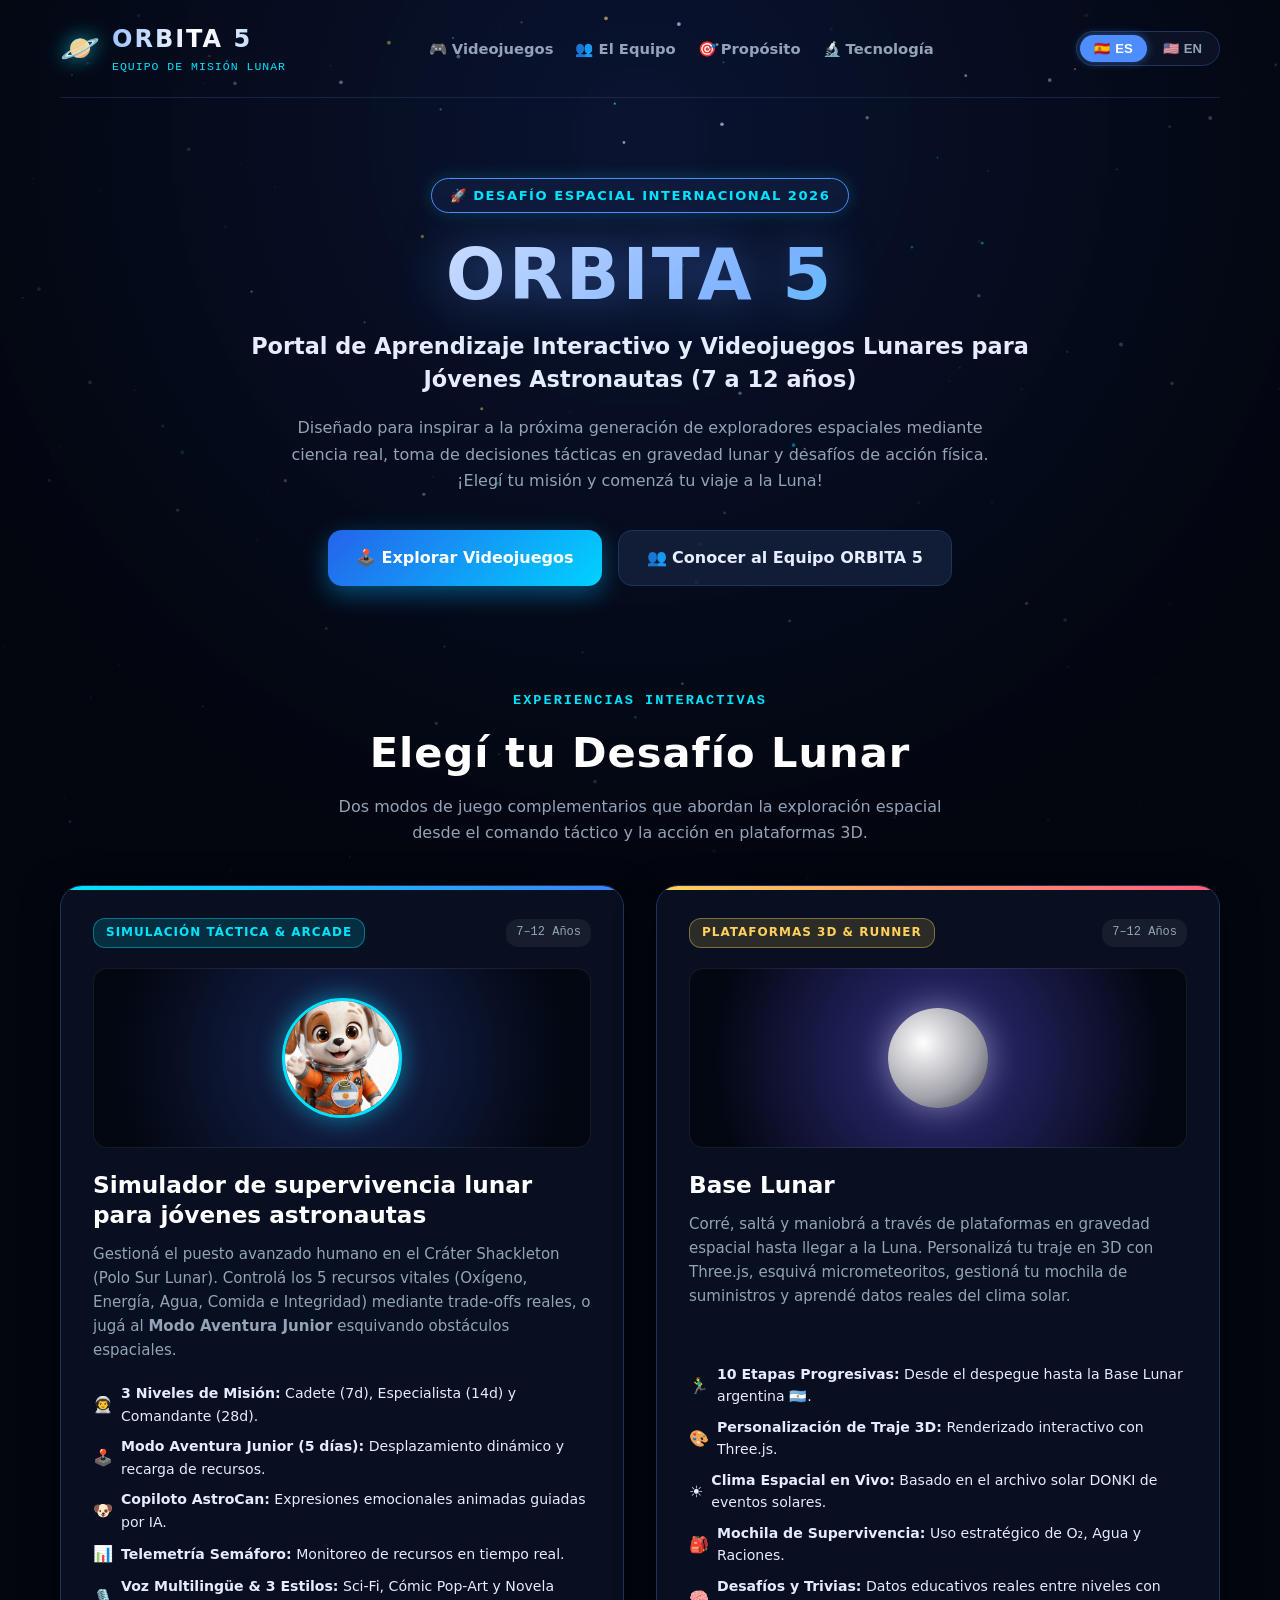
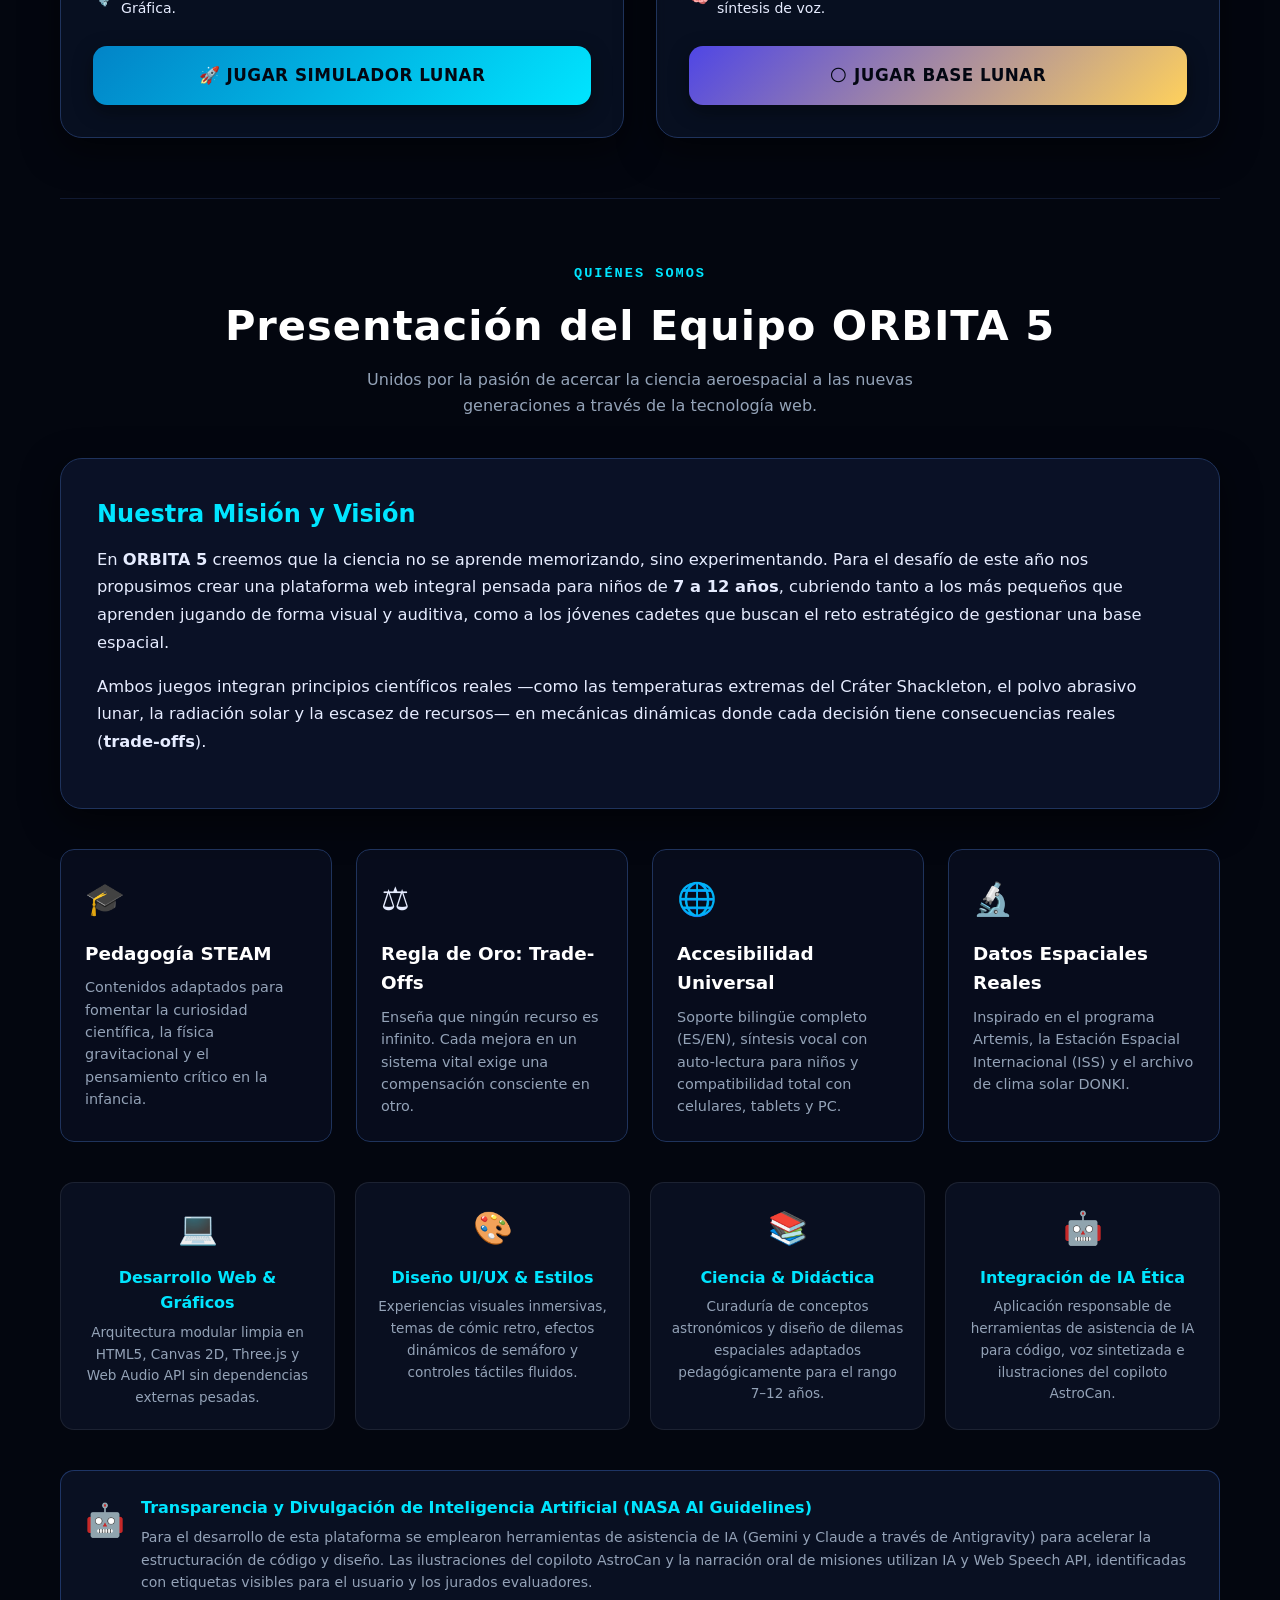
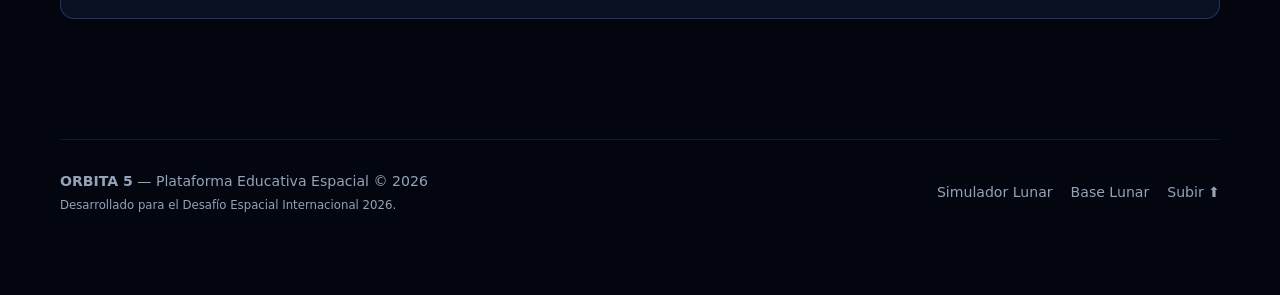
<file: index.html>
<!DOCTYPE html>
<html lang="es">
<head>
  <meta charset="UTF-8">
  <meta name="viewport" content="width=device-width, initial-scale=1.0, viewport-fit=cover">
  <title>ORBITA 5 — Portal Espacial Educativo & Videojuegos Lunares</title>
  
  <meta name="description" content="Portal oficial del equipo ORBITA 5. Presentación del proyecto y acceso a los dos videojuegos educativos para jóvenes astronautas (7 a 12 años): Simulador de Supervivencia Lunar y Base Lunar.">
  <meta name="ai-usage" content="Código, diseño e ilustraciones desarrollados con asistencia de Inteligencia Artificial (Gemini y Claude a través de Antigravity).">

  <!-- Estilos del Portal -->
  <link rel="stylesheet" href="css/portal.css">
</head>
<body>

  <!-- Fondo Canvas Espacial Interactivo -->
  <canvas id="space-starfield"></canvas>
  <div class="portal-ambient-glow"></div>

  <!-- Contenedor Principal -->
  <div class="portal-wrapper">

    <!-- ====================================================================
         1. BARRA DE NAVEGACIÓN SUPERIOR
         ==================================================================== -->
    <header class="portal-navbar">
      <a href="#hero" class="nav-brand">
        <span class="nav-brand-logo">🪐</span>
        <div class="nav-brand-text">
          <span class="nav-brand-name">ORBITA 5</span>
          <span class="nav-brand-badge" id="nav-team-tag">EQUIPO DE MISIÓN LUNAR</span>
        </div>
      </a>

      <nav>
        <ul class="nav-links">
          <li><a href="#juegos" id="nav-link-games">🎮 Videojuegos</a></li>
          <li><a href="#equipo" id="nav-link-team">👥 El Equipo</a></li>
          <li><a href="#mision" id="nav-link-mission">🎯 Propósito</a></li>
          <li><a href="#tecnologia" id="nav-link-tech">🔬 Tecnología</a></li>
        </ul>
      </nav>

      <div class="nav-actions">
        <!-- Selector de Idioma (ES / EN) -->
        <div class="lang-toggle-group">
          <button type="button" class="lang-btn active" data-lang="es" id="btn-lang-es">
            <span>🇪🇸</span> ES
          </button>
          <button type="button" class="lang-btn" data-lang="en" id="btn-lang-en">
            <span>🇺🇸</span> EN
          </button>
        </div>
      </div>
    </header>

    <!-- ====================================================================
         2. SECCIÓN HERO (PRESENTACIÓN)
         ==================================================================== -->
    <section class="hero-section" id="hero">
      <div class="hero-pill-badge" id="hero-badge">
        🚀 DESAFÍO ESPACIAL INTERNACIONAL 2026
      </div>

      <h1 class="hero-title">ORBITA 5</h1>

      <p class="hero-subtitle" id="hero-subtitle">
        Portal de Aprendizaje Interactivo y Videojuegos Lunares para Jóvenes Astronautas (7 a 12 años)
      </p>

      <p class="hero-desc" id="hero-desc">
        Diseñado para inspirar a la próxima generación de exploradores espaciales mediante ciencia real, toma de decisiones tácticas en gravedad lunar y desafíos de acción física. ¡Elegí tu misión y comenzá tu viaje a la Luna!
      </p>

      <div class="hero-cta-group">
        <a href="#juegos" class="btn-cta btn-cta-primary" id="hero-cta-games">
          🕹️ Explorar Videojuegos
        </a>
        <a href="#equipo" class="btn-cta btn-cta-secondary" id="hero-cta-team">
          👥 Conocer al Equipo ORBITA 5
        </a>
      </div>
    </section>

    <!-- ====================================================================
         3. SECCIÓN DE LOS 2 VIDEOJUEGOS (THE 2 GAME OPTIONS)
         ==================================================================== -->
    <section class="games-section" id="juegos">
      <div class="section-head">
        <span class="section-tag" id="games-tag">EXPERIENCIAS INTERACTIVAS</span>
        <h2 class="section-title" id="games-title">Elegí tu Desafío Lunar</h2>
        <p class="section-subtitle" id="games-subtitle">
          Dos modos de juego complementarios que abordan la exploración espacial desde el comando táctico y la acción en plataformas 3D.
        </p>
      </div>

      <div class="games-grid">

        <!-- ==================== OPCIÓN 1 ==================== -->
        <article class="game-card game-card-1">
          <div class="game-card-badge-row">
            <span class="game-type-badge badge-sim" id="game1-badge">Simulación Táctica & Arcade</span>
            <span class="game-age-tag">7–12 Años</span>
          </div>

          <div class="game-visual-box game-visual-sim">
            <img src="assets/mascot/greeting.jpg" alt="AstroCan Copiloto" class="sim-preview-mascot">
          </div>

          <h3 class="game-card-title" id="game1-title">
            Simulador de supervivencia lunar para jóvenes astronautas
          </h3>

          <p class="game-card-desc" id="game1-desc">
            Gestioná el puesto avanzado humano en el Cráter Shackleton (Polo Sur Lunar). Controlá los 5 recursos vitales (Oxígeno, Energía, Agua, Comida e Integridad) mediante trade-offs reales, o jugá al <strong>Modo Aventura Junior</strong> esquivando obstáculos espaciales.
          </p>

          <ul class="game-features-list">
            <li><span class="feat-icon">👨‍🚀</span> <span id="game1-feat1"><strong>3 Niveles de Misión:</strong> Cadete (7d), Especialista (14d) y Comandante (28d).</span></li>
            <li><span class="feat-icon">🕹️</span> <span id="game1-feat2"><strong>Modo Aventura Junior (5 días):</strong> Desplazamiento dinámico y recarga de recursos.</span></li>
            <li><span class="feat-icon">🐶</span> <span id="game1-feat3"><strong>Copiloto AstroCan:</strong> Expresiones emocionales animadas guiadas por IA.</span></li>
            <li><span class="feat-icon">📊</span> <span id="game1-feat4"><strong>Telemetría Semáforo:</strong> Monitoreo de recursos en tiempo real.</span></li>
            <li><span class="feat-icon">🎙️</span> <span id="game1-feat5"><strong>Voz Multilingüe & 3 Estilos:</strong> Sci-Fi, Cómic Pop-Art y Novela Gráfica.</span></li>
          </ul>

          <a href="simulador.html" class="btn-game-launch btn-game-sim" id="game1-btn">
            🚀 JUGAR SIMULADOR LUNAR
          </a>
        </article>

        <!-- ==================== OPCIÓN 2 ==================== -->
        <article class="game-card game-card-2">
          <div class="game-card-badge-row">
            <span class="game-type-badge badge-base" id="game2-badge">Plataformas 3D & Runner</span>
            <span class="game-age-tag">7–12 Años</span>
          </div>

          <div class="game-visual-box game-visual-base">
            <div class="base-preview-orb"></div>
          </div>

          <h3 class="game-card-title" id="game2-title">
            Base Lunar
          </h3>

          <p class="game-card-desc" id="game2-desc">
            Corré, saltá y maniobrá a través de plataformas en gravedad espacial hasta llegar a la Luna. Personalizá tu traje en 3D con Three.js, esquivá micrometeoritos, gestioná tu mochila de suministros y aprendé datos reales del clima solar.
          </p>

          <ul class="game-features-list">
            <li><span class="feat-icon">🏃‍♂️</span> <span id="game2-feat1"><strong>10 Etapas Progresivas:</strong> Desde el despegue hasta la Base Lunar argentina 🇦🇷.</span></li>
            <li><span class="feat-icon">🎨</span> <span id="game2-feat2"><strong>Personalización de Traje 3D:</strong> Renderizado interactivo con Three.js.</span></li>
            <li><span class="feat-icon">☀️</span> <span id="game2-feat3"><strong>Clima Espacial en Vivo:</strong> Basado en el archivo solar DONKI de eventos solares.</span></li>
            <li><span class="feat-icon">🎒</span> <span id="game2-feat4"><strong>Mochila de Supervivencia:</strong> Uso estratégico de O₂, Agua y Raciones.</span></li>
            <li><span class="feat-icon">🧠</span> <span id="game2-feat5"><strong>Desafíos y Trivias:</strong> Datos educativos reales entre niveles con síntesis de voz.</span></li>
          </ul>

          <a href="base-lunar.html" class="btn-game-launch btn-game-base" id="game2-btn">
            🌕 JUGAR BASE LUNAR
          </a>
        </article>

      </div>
    </section>

    <!-- ====================================================================
         4. PRESENTACIÓN DEL EQUIPO ORBITA 5
         ==================================================================== -->
    <section class="team-section" id="equipo">
      <div class="section-head">
        <span class="section-tag" id="team-tag">QUIÉNES SOMOS</span>
        <h2 class="section-title" id="team-title">Presentación del Equipo ORBITA 5</h2>
        <p class="section-subtitle" id="team-subtitle">
          Unidos por la pasión de acercar la ciencia aeroespacial a las nuevas generaciones a través de la tecnología web.
        </p>
      </div>

      <div class="team-lead-box">
        <h3 class="team-lead-title" id="team-lead-title">Nuestra Misión y Visión</h3>
        <p class="team-lead-text" id="team-lead-p1">
          En <strong>ORBITA 5</strong> creemos que la ciencia no se aprende memorizando, sino experimentando. Para el desafío de este año nos propusimos crear una plataforma web integral pensada para niños de <strong>7 a 12 años</strong>, cubriendo tanto a los más pequeños que aprenden jugando de forma visual y auditiva, como a los jóvenes cadetes que buscan el reto estratégico de gestionar una base espacial.
        </p>
        <p class="team-lead-text" id="team-lead-p2">
          Ambos juegos integran principios científicos reales —como las temperaturas extremas del Cráter Shackleton, el polvo abrasivo lunar, la radiación solar y la escasez de recursos— en mecánicas dinámicas donde cada decisión tiene consecuencias reales (<strong>trade-offs</strong>).
        </p>
      </div>

      <!-- Pilares del Proyecto -->
      <div class="team-pillars-grid" id="mision">
        <div class="pillar-card">
          <div class="pillar-icon">🎓</div>
          <h4 class="pillar-title" id="pillar1-title">Pedagogía STEAM</h4>
          <p class="pillar-desc" id="pillar1-desc">
            Contenidos adaptados para fomentar la curiosidad científica, la física gravitacional y el pensamiento crítico en la infancia.
          </p>
        </div>

        <div class="pillar-card">
          <div class="pillar-icon">⚖️</div>
          <h4 class="pillar-title" id="pillar2-title">Regla de Oro: Trade-Offs</h4>
          <p class="pillar-desc" id="pillar2-desc">
            Enseña que ningún recurso es infinito. Cada mejora en un sistema vital exige una compensación consciente en otro.
          </p>
        </div>

        <div class="pillar-card">
          <div class="pillar-icon">🌐</div>
          <h4 class="pillar-title" id="pillar3-title">Accesibilidad Universal</h4>
          <p class="pillar-desc" id="pillar3-desc">
            Soporte bilingüe completo (ES/EN), síntesis vocal con auto-lectura para niños y compatibilidad total con celulares, tablets y PC.
          </p>
        </div>

        <div class="pillar-card">
          <div class="pillar-icon">🔬</div>
          <h4 class="pillar-title" id="pillar4-title">Datos Espaciales Reales</h4>
          <p class="pillar-desc" id="pillar4-desc">
            Inspirado en el programa Artemis, la Estación Espacial Internacional (ISS) y el archivo de clima solar DONKI.
          </p>
        </div>
      </div>

      <!-- Disciplinas y Roles del Equipo -->
      <div class="team-roles-grid">
        <div class="role-card">
          <div class="role-icon">💻</div>
          <h4 class="role-title" id="role1-title">Desarrollo Web & Gráficos</h4>
          <p class="role-desc" id="role1-desc">Arquitectura modular limpia en HTML5, Canvas 2D, Three.js y Web Audio API sin dependencias externas pesadas.</p>
        </div>

        <div class="role-card">
          <div class="role-icon">🎨</div>
          <h4 class="role-title" id="role2-title">Diseño UI/UX & Estilos</h4>
          <p class="role-desc" id="role2-desc">Experiencias visuales inmersivas, temas de cómic retro, efectos dinámicos de semáforo y controles táctiles fluidos.</p>
        </div>

        <div class="role-card">
          <div class="role-icon">📚</div>
          <h4 class="role-title" id="role3-title">Ciencia & Didáctica</h4>
          <p class="role-desc" id="role3-desc">Curaduría de conceptos astronómicos y diseño de dilemas espaciales adaptados pedagógicamente para el rango 7–12 años.</p>
        </div>

        <div class="role-card">
          <div class="role-icon">🤖</div>
          <h4 class="role-title" id="role4-title">Integración de IA Ética</h4>
          <p class="role-desc" id="role4-desc">Aplicación responsable de herramientas de asistencia de IA para código, voz sintetizada e ilustraciones del copiloto AstroCan.</p>
        </div>
      </div>

      <!-- Cuadro de Transparencia de Inteligencia Artificial -->
      <div class="ai-disclosure-box" id="tecnologia">
        <div class="ai-disclosure-icon">🤖</div>
        <div>
          <h4 class="ai-disclosure-title" id="ai-title">Transparencia y Divulgación de Inteligencia Artificial (NASA AI Guidelines)</h4>
          <p class="ai-disclosure-text" id="ai-desc">
            Para el desarrollo de esta plataforma se emplearon herramientas de asistencia de IA (Gemini y Claude a través de Antigravity) para acelerar la estructuración de código y diseño. Las ilustraciones del copiloto AstroCan y la narración oral de misiones utilizan IA y Web Speech API, identificadas con etiquetas visibles para el usuario y los jurados evaluadores.
          </p>
        </div>
      </div>

    </section>

    <!-- ====================================================================
         5. PIE DE PÁGINA (FOOTER)
         ==================================================================== -->
    <footer class="portal-footer">
      <div>
        <p><strong>ORBITA 5</strong> — Plataforma Educativa Espacial © 2026</p>
        <p><small id="footer-subtitle">Desarrollado para el Desafío Espacial Internacional 2026.</small></p>
      </div>

      <div class="footer-links">
        <a href="simulador.html" id="footer-link-sim">Simulador Lunar</a>
        <a href="base-lunar.html" id="footer-link-base">Base Lunar</a>
        <a href="#hero" id="footer-link-top">Subir ⬆</a>
      </div>
    </footer>

  </div>

  <!-- ====================================================================
       SCRIPTS: STARFIELD CANVAS & MOTOR BILINGÜE (i18n)
       ==================================================================== -->
  <script>
    /* ==========================================================================
       1. STARFIELD CANVAS DE FONDO CÓSMICO
       ========================================================================== */
    (function initStarfield() {
      const canvas = document.getElementById('space-starfield');
      if (!canvas) return;
      const ctx = canvas.getContext('2d');
      let stars = [];
      const numStars = 140;

      function resize() {
        canvas.width = window.innerWidth;
        canvas.height = window.innerHeight;
      }
      window.addEventListener('resize', resize);
      resize();

      for (let i = 0; i < numStars; i++) {
        stars.push({
          x: Math.random() * canvas.width,
          y: Math.random() * canvas.height,
          radius: Math.random() * 1.6 + 0.4,
          alpha: Math.random(),
          speed: Math.random() * 0.02 + 0.005,
          color: Math.random() > 0.3 ? '#e6ecff' : (Math.random() > 0.5 ? '#00e5ff' : '#ffd15c')
        });
      }

      function renderStars() {
        ctx.clearRect(0, 0, canvas.width, canvas.height);
        for (let star of stars) {
          star.alpha += star.speed;
          if (star.alpha > 1 || star.alpha < 0.2) star.speed = -star.speed;

          ctx.beginPath();
          ctx.arc(star.x, star.y, star.radius, 0, Math.PI * 2);
          ctx.fillStyle = star.color;
          ctx.globalAlpha = Math.max(0.1, Math.min(1, star.alpha));
          ctx.fill();
        }
        ctx.globalAlpha = 1.0;
        requestAnimationFrame(renderStars);
      }
      renderStars();
    })();

    /* ==========================================================================
       2. MOTOR DE INTERNACIONALIZACIÓN BILINGÜE (ES / EN)
       ========================================================================== */
    (function initI18n() {
      const translations = {
        es: {
          navTeamTag: "EQUIPO DE MISIÓN LUNAR",
          navGames: "🎮 Videojuegos",
          navTeam: "👥 El Equipo",
          navMission: "🎯 Propósito",
          navTech: "🔬 Tecnología",
          heroBadge: "🚀 DESAFÍO ESPACIAL INTERNACIONAL 2026",
          heroTitle: "ORBITA 5",
          heroSubtitle: "Portal de Aprendizaje Interactivo y Videojuegos Lunares para Jóvenes Astronautas (7 a 12 años)",
          heroDesc: "Diseñado para inspirar a la próxima generación de exploradores espaciales mediante ciencia real, toma de decisiones tácticas en gravedad lunar y desafíos de acción física. ¡Elegí tu misión y comenzá tu viaje a la Luna!",
          heroCtaGames: "🕹️ Explorar Videojuegos",
          heroCtaTeam: "👥 Conocer al Equipo ORBITA 5",
          gamesTag: "EXPERIENCIAS INTERACTIVAS",
          gamesTitle: "Elegí tu Desafío Lunar",
          gamesSubtitle: "Dos modos de juego complementarios que abordan la exploración espacial desde el comando táctico y la acción en plataformas 3D.",
          game1Badge: "Simulación Táctica & Arcade",
          game1Title: "Simulador de supervivencia lunar para jóvenes astronautas",
          game1Desc: "Gestioná el puesto avanzado humano en el Cráter Shackleton (Polo Sur Lunar). Controlá los 5 recursos vitales (Oxígeno, Energía, Agua, Comida e Integridad) mediante trade-offs reales, o jugá al <strong>Modo Aventura Junior</strong> esquivando obstáculos espaciales.",
          game1Feat1: "<strong>3 Niveles de Misión:</strong> Cadete (7d), Especialista (14d) y Comandante (28d).",
          game1Feat2: "<strong>Modo Aventura Junior (5 días):</strong> Desplazamiento dinámico y recarga de recursos.",
          game1Feat3: "<strong>Copiloto AstroCan:</strong> Expresiones emocionales animadas guiadas por IA.",
          game1Feat4: "<strong>Telemetría Semáforo:</strong> Monitoreo de recursos en tiempo real.",
          game1Feat5: "<strong>Voz Multilingüe & 3 Estilos:</strong> Sci-Fi, Cómic Pop-Art y Novela Gráfica.",
          game1Btn: "🚀 JUGAR SIMULADOR LUNAR",
          game2Badge: "Plataformas 3D & Runner",
          game2Title: "Base Lunar",
          game2Desc: "Corré, saltá y maniobrá a través de plataformas en gravedad espacial hasta llegar a la Luna. Personalizá tu traje en 3D con Three.js, esquivá micrometeoritos, gestioná tu mochila de suministros y aprendé datos reales del clima solar.",
          game2Feat1: "<strong>10 Etapas Progresivas:</strong> Desde el despegue hasta la Base Lunar argentina 🇦🇷.",
          game2Feat2: "<strong>Personalización de Traje 3D:</strong> Renderizado interactivo con Three.js.",
          game2Feat3: "<strong>Clima Espacial en Vivo:</strong> Basado en el archivo solar DONKI de eventos solares.",
          game2Feat4: "<strong>Mochila de Supervivencia:</strong> Uso estratégico de O₂, Agua y Raciones.",
          game2Feat5: "<strong>Desafíos y Trivias:</strong> Datos educativos reales entre niveles con síntesis de voz.",
          game2Btn: "🌕 JUGAR BASE LUNAR",
          teamTag: "QUIÉNES SOMOS",
          teamTitle: "Presentación del Equipo ORBITA 5",
          teamSubtitle: "Unidos por la pasión de acercar la ciencia aeroespacial a las nuevas generaciones a través de la tecnología web.",
          teamLeadTitle: "Nuestra Misión y Visión",
          teamLeadP1: "En <strong>ORBITA 5</strong> creemos que la ciencia no se aprende memorizando, sino experimentando. Para el desafío de este año nos propusimos crear una plataforma web integral pensada para niños de <strong>7 a 12 años</strong>, cubriendo tanto a los más pequeños que aprenden jugando de forma visual y auditiva, como a los jóvenes cadetes que buscan el reto estratégico de gestionar una base espacial.",
          teamLeadP2: "Ambos juegos integran principios científicos reales —como las temperaturas extremas del Cráter Shackleton, el polvo abrasivo lunar, la radiación solar y la escasez de recursos— en mecánicas dinámicas donde cada decisión tiene consecuencias reales (<strong>trade-offs</strong>).",
          pillar1Title: "Pedagogía STEAM",
          pillar1Desc: "Contenidos adaptados para fomentar la curiosidad científica, la física gravitacional y el pensamiento crítico en la infancia.",
          pillar2Title: "Regla de Oro: Trade-Offs",
          pillar2Desc: "Enseña que ningún recurso es infinito. Cada mejora en un sistema vital exige una compensación consciente en otro.",
          pillar3Title: "Accesibilidad Universal",
          pillar3Desc: "Soporte bilingüe completo (ES/EN), síntesis vocal con auto-lectura para niños y compatibilidad total con celulares, tablets y PC.",
          pillar4Title: "Datos Espaciales Reales",
          pillar4Desc: "Inspirado en el programa Artemis, la Estación Espacial Internacional (ISS) y el archivo de clima solar DONKI.",
          role1Title: "Desarrollo Web & Gráficos",
          role1Desc: "Arquitectura modular limpia en HTML5, Canvas 2D, Three.js y Web Audio API sin dependencias externas pesadas.",
          role2Title: "Diseño UI/UX & Estilos",
          role2Desc: "Experiencias visuales inmersivas, temas de cómic retro, efectos dinámicos de semáforo y controles táctiles fluidos.",
          role3Title: "Ciencia & Didáctica",
          role3Desc: "Curaduría de conceptos astronómicos y diseño de dilemas espaciales adaptados pedagógicamente para el rango 7–12 años.",
          role4Title: "Integración de IA Ética",
          role4Desc: "Aplicación responsable de herramientas de asistencia de IA para código, voz sintetizada e ilustraciones del copiloto AstroCan.",
          aiTitle: "Transparencia y Divulgación de Inteligencia Artificial (NASA AI Guidelines)",
          aiDesc: "Para el desarrollo de esta plataforma se emplearon herramientas de asistencia de IA (Gemini y Claude a través de Antigravity) para acelerar la estructuración de código y diseño. Las ilustraciones del copiloto AstroCan y la narración oral de misiones utilizan IA y Web Speech API, identificadas con etiquetas visibles para el usuario y los jurados evaluadores.",
          footerSubtitle: "Desarrollado para el Desafío Espacial Internacional 2026.",
          footerLinkSim: "Simulador Lunar",
          footerLinkBase: "Base Lunar",
          footerLinkTop: "Subir ⬆"
        },
        en: {
          navTeamTag: "LUNAR MISSION CREW",
          navGames: "🎮 Video Games",
          navTeam: "👥 The Team",
          navMission: "🎯 Mission & Purpose",
          navTech: "🔬 Technology",
          heroBadge: "🚀 GLOBAL SPACE CHALLENGE 2026",
          heroTitle: "ORBITA 5",
          heroSubtitle: "Interactive Learning Portal & Lunar Video Games for Junior Astronauts (Ages 7–12)",
          heroDesc: "Engineered to inspire the next generation of space explorers through real science, tactical decision-making in lunar gravity, and physics-driven action challenges. Choose your mission and blast off to the Moon!",
          heroCtaGames: "🕹️ Explore Games",
          heroCtaTeam: "👥 Meet Team ORBITA 5",
          gamesTag: "INTERACTIVE EXPERIENCES",
          gamesTitle: "Choose Your Lunar Challenge",
          gamesSubtitle: "Two complementary game modes addressing deep space exploration through tactical command and 3D platforming action.",
          game1Badge: "Tactical Simulation & Arcade",
          game1Title: "Lunar Survival Simulator for Junior Astronauts",
          game1Desc: "Manage humanity's first lunar outpost at Shackleton Crater (Lunar South Pole). Balance the 5 vital resources (Oxygen, Energy, Water, Food, and Integrity) with real trade-offs, or jump into <strong>Junior Arcade Mode</strong> dodging hazards in space.",
          game1Feat1: "<strong>3 Mission Levels:</strong> Cadet (7d), Specialist (14d), and Commander (28d).",
          game1Feat2: "<strong>Junior Arcade Mode (5 Days):</strong> Fast-paced dodging, resource bubbles and learning facts.",
          game1Feat3: "<strong>AstroCan Co-pilot:</strong> Animated emotional expressions assisted by AI.",
          game1Feat4: "<strong>Traffic Light Telemetry:</strong> Live vital resource meters and indicators.",
          game1Feat5: "<strong>Multilingual Voice & 3 Styles:</strong> Sci-Fi Clean, Pop-Art Comic, and Pulp Graphic Novel.",
          game1Btn: "🚀 PLAY LUNAR SIMULATOR",
          game2Badge: "3D Platformer & Runner",
          game2Title: "Lunar Base",
          game2Desc: "Run, jump, and maneuver across space platforms all the way to the Moon. Customize your spacesuit in full 3D with Three.js, avoid micrometeoroids, manage your survival backpack, and learn real solar storm science.",
          game2Feat1: "<strong>10 Progressive Stages:</strong> From Earth launch pad to the Argentine Lunar Base 🇦🇷.",
          game2Feat2: "<strong>3D Spacesuit Customizer:</strong> Interactive real-time color rendering with Three.js.",
          game2Feat3: "<strong>Real Space Weather Data:</strong> Powered by the public NASA DONKI solar event catalog.",
          game2Feat4: "<strong>Survival Backpack:</strong> Tactical consumption of O₂, Water, and Energy rations.",
          game2Feat5: "<strong>Trivia & Scientific Facts:</strong> Real educational science between stages with voice narration.",
          game2Btn: "🌕 PLAY LUNAR BASE",
          teamTag: "WHO WE ARE",
          teamTitle: "Meet Team ORBITA 5",
          teamSubtitle: "United by the passion to bring aerospace science to new generations through modern web technology.",
          teamLeadTitle: "Our Mission and Vision",
          teamLeadP1: "At <strong>ORBITA 5</strong> we believe science is learned through experience, not rote memorization. For this challenge, we created a comprehensive web platform tailored for kids aged <strong>7 to 12 years</strong>, welcoming younger children through visual/audio arcade play, as well as older cadets seeking the tactical challenge of managing an outpost.",
          teamLeadP2: "Both games integrate real aerospace science — such as Shackleton Crater's extreme -200°C temperatures, abrasive lunar regolith, solar storms, and tight resource budgets — wrapped in engaging mechanics where every choice requires a conscious <strong>trade-off</strong>.",
          pillar1Title: "STEAM Education",
          pillar1Desc: "Engaging content designed to spark scientific curiosity, gravitational physics, and critical thinking in youth.",
          pillar2Title: "Golden Rule: Trade-offs",
          pillar2Desc: "Teaches that space resources are finite. Every vital system gain requires a calculated sacrifice elsewhere.",
          pillar3Title: "Universal Accessibility",
          pillar3Desc: "Full bilingual support (ES/EN), text-to-speech audio narration for non-readers, and cross-device mobile/desktop play.",
          pillar4Title: "Real Aerospace Science",
          pillar4Desc: "Inspired by the Artemis program, the International Space Station (ISS), and open solar databases like DONKI.",
          role1Title: "Web Development & Graphics",
          role1Desc: "Clean modular architecture using HTML5, Canvas 2D, Three.js, and Web Audio API with zero heavyweight bloat.",
          role2Title: "UI/UX & Retro Art Direction",
          role2Desc: "Immersive interfaces inspired by vintage space cockpits, comic aesthetics, and intuitive touch controls.",
          role3Title: "Science & STEAM Pedagogy",
          role3Desc: "Careful curation of astronomical facts and age-appropriate dilemma design for children aged 7–12.",
          role4Title: "Ethical AI Integration",
          role4Desc: "Transparent use of AI tools for code architecture, synthesized voice, and AstroCan co-pilot illustrations.",
          aiTitle: "Artificial Intelligence Transparency & Disclosure (NASA AI Guidelines)",
          aiDesc: "This platform was built with the assistance of AI development tools (Gemini and Claude via Antigravity) for code structuring and UI design. AstroCan mascot illustrations and mission voice narration incorporate AI and Web Speech API, clearly marked with visible tags for users and evaluators.",
          footerSubtitle: "Developed for the International Space Apps Challenge 2026.",
          footerLinkSim: "Lunar Simulator",
          footerLinkBase: "Lunar Base",
          footerLinkTop: "Top ⬆"
        }
      };

      let currentLang = 'es';
      try {
        const stored = localStorage.getItem('orbita5_lang');
        if (stored === 'en' || stored === 'es') currentLang = stored;
      } catch (e) {}

      const btnEs = document.getElementById('btn-lang-es');
      const btnEn = document.getElementById('btn-lang-en');

      function setLanguage(lang) {
        currentLang = lang;
        try { localStorage.setItem('orbita5_lang', lang); } catch (e) {}

        if (btnEs && btnEn) {
          btnEs.classList.toggle('active', lang === 'es');
          btnEn.classList.toggle('active', lang === 'en');
        }

        document.documentElement.lang = lang;
        const d = translations[lang];

        const setHTML = (id, html) => {
          const el = document.getElementById(id);
          if (el) el.innerHTML = html;
        };
        const setText = (id, txt) => {
          const el = document.getElementById(id);
          if (el) el.textContent = txt;
        };

        setText('nav-team-tag', d.navTeamTag);
        setText('nav-link-games', d.navGames);
        setText('nav-link-team', d.navTeam);
        setText('nav-link-mission', d.navMission);
        setText('nav-link-tech', d.navTech);

        setText('hero-badge', d.heroBadge);
        setText('hero-title', d.heroTitle);
        setText('hero-subtitle', d.heroSubtitle);
        setText('hero-desc', d.heroDesc);
        setText('hero-cta-games', d.heroCtaGames);
        setText('hero-cta-team', d.heroCtaTeam);

        setText('games-tag', d.gamesTag);
        setText('games-title', d.gamesTitle);
        setText('games-subtitle', d.gamesSubtitle);

        setText('game1-badge', d.game1Badge);
        setText('game1-title', d.game1Title);
        setHTML('game1-desc', d.game1Desc);
        setHTML('game1-feat1', d.game1Feat1);
        setHTML('game1-feat2', d.game1Feat2);
        setHTML('game1-feat3', d.game1Feat3);
        setHTML('game1-feat4', d.game1Feat4);
        setHTML('game1-feat5', d.game1Feat5);
        setText('game1-btn', d.game1Btn);

        setText('game2-badge', d.game2Badge);
        setText('game2-title', d.game2Title);
        setHTML('game2-desc', d.game2Desc);
        setHTML('game2-feat1', d.game2Feat1);
        setHTML('game2-feat2', d.game2Feat2);
        setHTML('game2-feat3', d.game2Feat3);
        setHTML('game2-feat4', d.game2Feat4);
        setHTML('game2-feat5', d.game2Feat5);
        setText('game2-btn', d.game2Btn);

        setText('team-tag', d.teamTag);
        setText('team-title', d.teamTitle);
        setText('team-subtitle', d.teamSubtitle);
        setText('team-lead-title', d.teamLeadTitle);
        setHTML('team-lead-p1', d.teamLeadP1);
        setHTML('team-lead-p2', d.teamLeadP2);

        setText('pillar1-title', d.pillar1Title);
        setText('pillar1-desc', d.pillar1Desc);
        setText('pillar2-title', d.pillar2Title);
        setText('pillar2-desc', d.pillar2Desc);
        setText('pillar3-title', d.pillar3Title);
        setText('pillar3-desc', d.pillar3Desc);
        setText('pillar4-title', d.pillar4Title);
        setText('pillar4-desc', d.pillar4Desc);

        setText('role1-title', d.role1Title);
        setText('role1-desc', d.role1Desc);
        setText('role2-title', d.role2Title);
        setText('role2-desc', d.role2Desc);
        setText('role3-title', d.role3Title);
        setText('role3-desc', d.role3Desc);
        setText('role4-title', d.role4Title);
        setText('role4-desc', d.role4Desc);

        setText('ai-title', d.aiTitle);
        setText('ai-desc', d.aiDesc);

        setText('footer-subtitle', d.footerSubtitle);
        setText('footer-link-sim', d.footerLinkSim);
        setText('footer-link-base', d.footerLinkBase);
        setText('footer-link-top', d.footerLinkTop);
      }

      if (btnEs) btnEs.addEventListener('click', () => setLanguage('es'));
      if (btnEn) btnEn.addEventListener('click', () => setLanguage('en'));

      setLanguage(currentLang);
    })();
  </script>
</body>
</html>
</file>
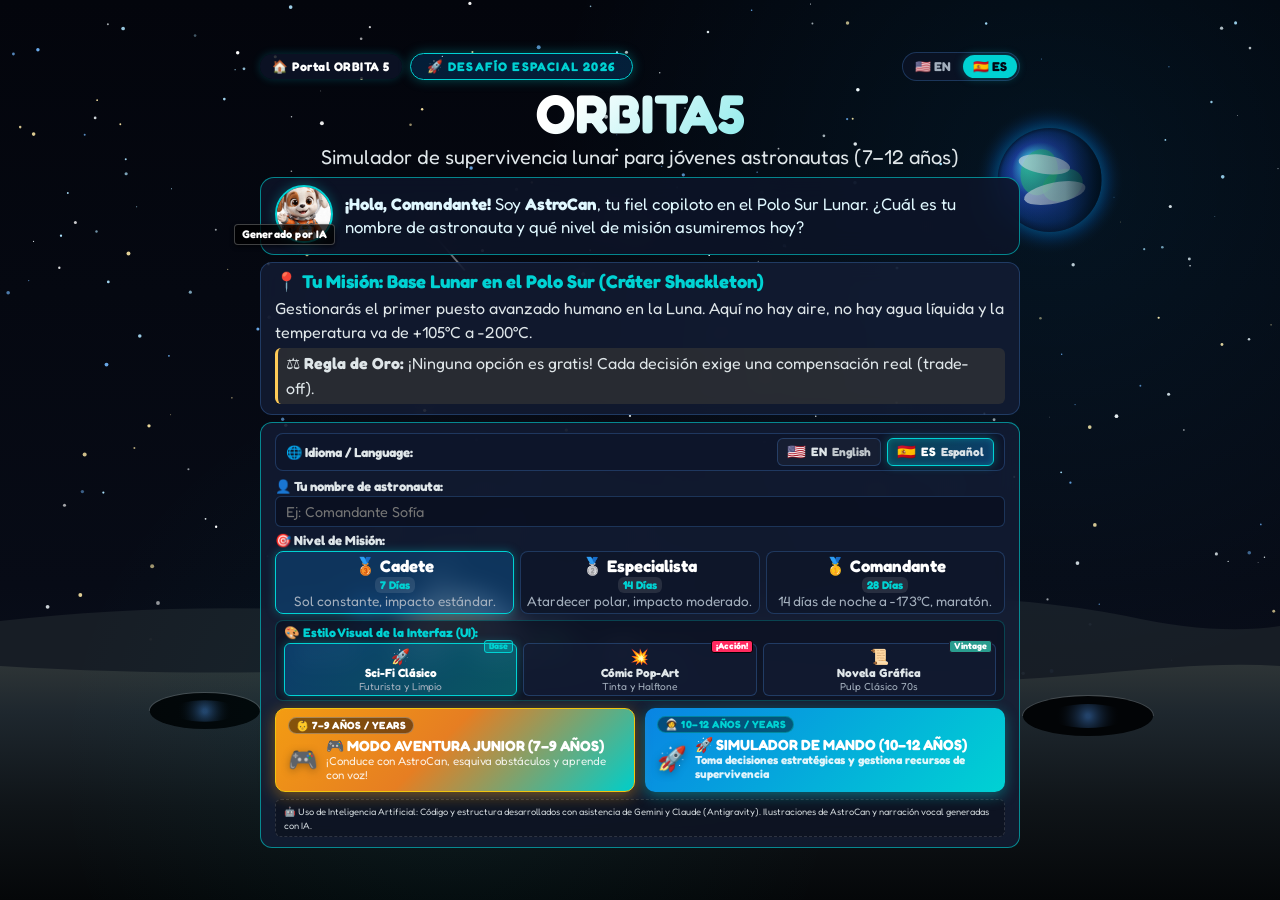
<file: simulador.html>
<!DOCTYPE html>
<html lang="en">
<head>
  <meta charset="UTF-8">
  <meta name="viewport" content="width=device-width, initial-scale=1.0, maximum-scale=1.0, user-scalable=no, viewport-fit=cover">
  <meta name="ai-usage" content="Código y estructura web desarrollados con asistencia de Gemini y Claude (Antigravity).">
  <title>ORBITA5 | Junior Astronaut Mission Trainer</title>
  <link rel="preconnect" href="https://fonts.googleapis.com">
  <link rel="preconnect" href="https://fonts.gstatic.com" crossorigin>
  <link href="https://fonts.googleapis.com/css2?family=Bangers&family=Comic+Neue:ital,wght@0,400;0,700;1,400;1,700&family=Fredoka:wght@300..700&family=Permanent+Marker&display=swap" rel="stylesheet">
  <link rel="stylesheet" href="css/styles.css">
  <link rel="stylesheet" href="css/space-scene.css">
  <link rel="stylesheet" href="css/minigames.css">
  <link rel="stylesheet" href="css/themes.css">
</head>
<body>
  <canvas id="space-canvas"></canvas>
  <div class="space-ambient-glow"></div>

  <main class="app-wrapper">

    <!-- ====== 1. PANTALLA DE BIENVENIDA ====== -->
    <section id="screen-welcome" class="screen welcome-screen">
      <div class="welcome-inner">
        <div class="welcome-top-controls">
          <a href="index.html" class="portal-link-btn" title="Volver al Portal ORBITA 5">🏠 Portal ORBITA 5</a>
          <div class="nasa-logo-badge">🚀 DESAFÍO ESPACIAL 2026</div>
          <div class="welcome-lang-picker">
            <button type="button" class="lang-switch-btn active" data-lang="en" title="Switch to English">🇺🇸 EN</button>
            <button type="button" class="lang-switch-btn" data-lang="es" title="Cambiar a Español">🇪🇸 ES</button>
          </div>
        </div>
        <h1 class="main-title">ORBITA5</h1>
        <p id="main-subtitle" class="main-subtitle">Lunar survival simulator for junior astronauts (ages 7–12)</p>

        <!-- Tarjeta de bienvenida con AstroCan -->
        <div class="welcome-mascot-card">
          <div class="contenedor-ia">
            <img src="assets/mascot/greeting.jpg" alt="AstroCan" class="welcome-mascot-img">
            <span class="marca-ia" data-ai-label="true">AI Generated</span>
          </div>
          <div id="welcome-mascot-bubble" class="welcome-mascot-bubble">
            <strong>Hello, Commander!</strong> I am <strong>AstroCan</strong>, your faithful co-pilot at the Lunar South Pole. What is your astronaut name and which mission level will we undertake today?
          </div>
        </div>

        <div class="welcome-briefing">
          <h3 id="briefing-title">📍 Your Mission: Lunar South Pole Base (Shackleton Crater)</h3>
          <p id="briefing-p1">You will manage humanity's first outpost on the Moon. There is no air, no liquid water, and temperatures swing from +105°C to -200°C.</p>
          <p id="briefing-rule" class="rule-highlight">⚖️ <strong>Golden Rule:</strong> No choice is free! Every single decision requires a real trade-off.</p>
        </div>

        <div class="welcome-form">
          <!-- Selector de Idioma en la vista Home (ingreso de nombre y misiones) -->
          <div class="lang-selector-welcome">
            <label id="label-site-lang" class="form-label-sm">🌐 Mission Language / Idioma:</label>
            <div class="welcome-lang-switch">
              <button type="button" class="lang-switch-btn active" data-lang="en" title="English / Inglés">
                <span class="lang-switch-flag">🇺🇸</span>
                <span class="lang-switch-code">EN</span>
                <span class="lang-switch-label">English</span>
              </button>
              <button type="button" class="lang-switch-btn" data-lang="es" title="Spanish / Español">
                <span class="lang-switch-flag">🇪🇸</span>
                <span class="lang-switch-code">ES</span>
                <span class="lang-switch-label">Español</span>
              </button>
            </div>
          </div>

          <div class="form-row">
            <label id="label-player-name" for="input-player-name">👤 Your astronaut name:</label>
            <input type="text" id="input-player-name" class="text-input" placeholder="Ex: Commander Alex" maxlength="20" autocomplete="off" required>
            <div id="name-validation-msg" class="validation-error-msg hidden">⚠️ Please enter your astronaut name to register your flight badge before taking command.</div>
          </div>

          <label id="label-mission-level" class="form-label-sm">🎯 Mission Level:</label>
          <div class="difficulty-selector">
            <button type="button" class="diff-btn active" data-diff="1">
              <span id="diff-1-title" class="diff-title">🥉 Cadet</span>
              <span id="diff-1-days" class="diff-days">7 Days</span>
              <span id="diff-1-desc" class="diff-desc">Constant sunlight, standard impact.</span>
            </button>
            <button type="button" class="diff-btn" data-diff="2">
              <span id="diff-2-title" class="diff-title">🥈 Specialist</span>
              <span id="diff-2-days" class="diff-days">14 Days</span>
              <span id="diff-2-desc" class="diff-desc">Polar twilight, moderate impact.</span>
            </button>
            <button type="button" class="diff-btn" data-diff="3">
              <span id="diff-3-title" class="diff-title">🥇 Commander</span>
              <span id="diff-3-days" class="diff-days">28 Days</span>
              <span id="diff-3-desc" class="diff-desc">14 days of night at -173°C, marathon.</span>
            </button>
          </div>

          <!-- Selector de Estilo de Interfaz (UI) en Pantalla de Bienvenida -->
          <div class="theme-selector-welcome">
            <label id="theme-selector-label" class="theme-selector-label">🎨 UI Visual Style:</label>
            <div class="theme-buttons-row">
              <button type="button" class="theme-btn active" data-theme-val="default">
                <span id="theme-btn-badge-1" class="theme-btn-badge">Base</span>
                <span class="theme-btn-icon">🚀</span>
                <span id="theme-btn-title-1" class="theme-btn-title">Classic Sci-Fi</span>
                <span id="theme-btn-sub-1" class="theme-btn-subtitle">Futuristic &amp; Clean</span>
              </button>
              <button type="button" class="theme-btn" data-theme-val="comic-pop">
                <span id="theme-btn-badge-2" class="theme-btn-badge badge-pop">Action!</span>
                <span class="theme-btn-icon">💥</span>
                <span id="theme-btn-title-2" class="theme-btn-title">Pop-Art Comic</span>
                <span id="theme-btn-sub-2" class="theme-btn-subtitle">Ink &amp; Halftone</span>
              </button>
              <button type="button" class="theme-btn" data-theme-val="comic-retro">
                <span id="theme-btn-badge-3" class="theme-btn-badge badge-retro">Vintage</span>
                <span class="theme-btn-icon">📜</span>
                <span id="theme-btn-title-3" class="theme-btn-title">Graphic Novel</span>
                <span id="theme-btn-sub-3" class="theme-btn-subtitle">Pulp Classic 70s</span>
              </button>
            </div>
          </div>

          <!-- Botones de Selección de Modo (7-9 años y 10-12 años) -->
          <div class="welcome-action-buttons">
            <button id="btn-junior-mode" type="button" class="btn-junior pulse-btn-junior" title="Modo Aventura para jóvenes astronautas de 7 a 9 años">
              <span class="btn-mode-badge junior-badge-label">👶 7–9 AÑOS / YEARS</span>
              <div class="btn-mode-content">
                <span class="btn-mode-icon">🎮</span>
                <div class="btn-mode-texts">
                  <strong id="btn-junior-title">MODO AVENTURA JUNIOR</strong>
                  <small id="btn-junior-sub">¡Conduce con AstroCan, esquiva obstáculos y aprende con voz!</small>
                </div>
              </div>
            </button>

            <button id="btn-start-mission" type="button" class="btn-primary btn-tactical-mode" title="Simulador táctico para astronautas de 10 a 12 años">
              <span class="btn-mode-badge tactical-badge-label">🧑‍🚀 10–12 AÑOS / YEARS</span>
              <div class="btn-mode-content">
                <span class="btn-mode-icon">🚀</span>
                <div class="btn-mode-texts">
                  <strong id="btn-start-title">SIMULADOR DE MANDO</strong>
                  <small id="btn-start-sub">Toma decisiones estratégicas y gestiona recursos de supervivencia</small>
                </div>
              </div>
            </button>
          </div>

          <!-- Declaración de Uso de Inteligencia Artificial (NASA AI Disclosure) -->
          <div class="welcome-ai-disclosure">
            <p class="nota-ia text-center">
              <small id="welcome-ai-note">🤖 <strong>AI Usage Disclosure:</strong> Code and web structure developed with Gemini and Claude assistance (Antigravity). AstroCan illustrations and voice narration generated with AI.</small>
            </p>
          </div>
        </div>
      </div>
    </section>

    <!-- ====== 2. PANTALLA DE JUEGO (ADAPTADA A CELULAR, TABLET Y PC) ====== -->
    <section id="screen-game" class="screen game-screen hidden">

      <!-- Contenedor general de Estación (permite 2 columnas en Desktop) -->
      <div class="station-layout">

        <!-- PANEL LATERAL PARA LAPTOP / PC (Desktop Station Panel) -->
        <aside class="station-sidebar">
          <div class="sidebar-mascot-box">
            <div class="mascot-avatar-container contenedor-ia">
              <img id="mascot-sidebar-img" src="assets/mascot/greeting.jpg" alt="AstroCan" class="mascot-sidebar-avatar">
              <div class="mascot-online-dot"></div>
              <span class="marca-ia" data-ai-label="true">AI Generated</span>
            </div>
            <div class="mascot-info">
              <strong class="mascot-name">AstroCan</strong>
              <span id="mascot-sidebar-role" class="mascot-role">Copiloto de Misión</span>
            </div>
            <div id="mascot-sidebar-bubble" class="sidebar-speech-bubble">
              ¡Sistemas de la base en línea! Esperando tus órdenes, Comandante.
            </div>
          </div>

          <!-- Diagnóstico de recursos lateral en PC con Barras y Semáforo -->
          <div class="sidebar-telemetry">
            <h4 id="sidebar-telemetry-title" class="telemetry-title">📡 Telemetría de la Base</h4>
            <div class="sidebar-res-list">
              <div id="side-row-o2" class="side-res-row">
                <div class="side-res-header">
                  <span id="side-label-o2" class="side-res-label">💨 Oxígeno:</span>
                  <strong id="side-val-o2" class="side-res-val">100%</strong>
                </div>
                <div class="side-bar-track">
                  <div id="side-bar-o2" class="side-bar-fill fill-o2" style="width: 100%"></div>
                </div>
              </div>
              <div id="side-row-energy" class="side-res-row">
                <div class="side-res-header">
                  <span id="side-label-energy" class="side-res-label">⚡ Baterías:</span>
                  <strong id="side-val-energy" class="side-res-val">100%</strong>
                </div>
                <div class="side-bar-track">
                  <div id="side-bar-energy" class="side-bar-fill fill-energy" style="width: 100%"></div>
                </div>
              </div>
              <div id="side-row-health" class="side-res-row">
                <div class="side-res-header">
                  <span id="side-label-health" class="side-res-label">❤️ Salud:</span>
                  <strong id="side-val-health" class="side-res-val">100%</strong>
                </div>
                <div class="side-bar-track">
                  <div id="side-bar-health" class="side-bar-fill fill-health" style="width: 100%"></div>
                </div>
              </div>
              <div id="side-row-integrity" class="side-res-row">
                <div class="side-res-header">
                  <span id="side-label-integrity" class="side-res-label">🛡️ Casco:</span>
                  <strong id="side-val-integrity" class="side-res-val">100%</strong>
                </div>
                <div class="side-bar-track">
                  <div id="side-bar-integrity" class="side-bar-fill fill-integrity" style="width: 100%"></div>
                </div>
              </div>
              <div id="side-row-science" class="side-res-row side-science-row">
                <div class="side-res-header">
                  <span id="side-label-science" class="side-res-label">🔬 Ciencia:</span>
                  <strong id="side-val-science" class="side-res-val">0 pts</strong>
                </div>
                <div class="side-bar-track">
                  <div id="side-bar-science" class="side-bar-fill fill-science" style="width: 0%"></div>
                </div>
              </div>
            </div>
          </div>

          <div class="sidebar-actions">
            <button id="btn-sidebar-lang" class="pill-btn sidebar-btn">🌐 <span id="sidebar-lang-label">Idioma: Español</span></button>
            <button id="btn-sidebar-theme" class="pill-btn sidebar-btn">🎨 <span id="sidebar-theme-prefix">Estilo UI:</span> <span id="sidebar-theme-name">Sci-Fi</span></button>
            <button id="btn-sidebar-voice" class="pill-btn sidebar-btn">🎙️ <span id="sidebar-voice-label">Cambiar Voz</span></button>
            <button id="btn-sidebar-science" class="pill-btn sidebar-btn">🔬 <span id="sidebar-science-label">Archivo Científico</span></button>
            <button id="btn-sidebar-sound" class="pill-btn sidebar-btn">🔊 <span id="sidebar-sound-label">Sonido</span></button>
            <button id="btn-sidebar-abort" class="pill-btn btn-danger-pill sidebar-btn">🛑 <span id="sidebar-abort-label">Abortar Misión</span></button>
          </div>
        </aside>

        <!-- TERMINAL PRINCIPAL (Visible en todos los dispositivos) -->
        <div class="station-main-terminal">

          <!-- Barra Superior (Móvil y Tablet) -->
          <header class="top-bar">
            <div class="bar-left">
              <span class="astronaut-name">👨‍🚀 <strong id="hud-player-name">Cmd</strong></span>
              <span class="day-badge" id="hud-day-text">Día 1/7</span>
            </div>
            <div class="bar-right">
              <button id="btn-top-lang" class="pill-btn btn-lang" title="Switch language / Cambiar idioma">🌐 <span id="top-lang-label">EN</span></button>
              <button id="btn-top-theme" class="pill-btn" title="Cambiar estilo visual de interfaz (UI)">🎨 <span id="top-theme-name">UI</span></button>
              <button id="btn-top-voice" class="pill-btn" title="Cambiar tipo de voz de narración">🎙️</button>
              <button id="btn-open-science" class="pill-btn">🔬 <span id="top-science-label">Archivo Científico</span></button>
              <button id="btn-toggle-sound" class="pill-btn">🔊</button>
              <button id="btn-abort-mission" class="pill-btn btn-danger-pill" title="Volver a la sala de mando">🛑 <span id="top-abort-label">Abortar</span></button>
            </div>
          </header>

          <!-- Barra Ambiental -->
          <div class="env-bar">
            <span class="env-item"><span id="hud-env-icon">☀️</span> <strong id="hud-env-phase">Día Solar</strong></span>
            <span class="env-item">🌡️ <strong id="hud-env-temp">+85°C</strong></span>
            <span class="env-item">🔆 <strong id="hud-env-sun">100%</strong></span>
          </div>

          <!-- Recursos Compactos (Móvil y Tablet) -->
          <div class="res-strip">
            <div class="res-mini"><span class="res-icon">💨</span><div class="res-bar-track"><div id="bar-o2" class="res-bar-fill fill-o2" style="width:100%"></div></div><span id="val-o2" class="res-num">100%</span></div>
            <div class="res-mini"><span class="res-icon">⚡</span><div class="res-bar-track"><div id="bar-energy" class="res-bar-fill fill-energy" style="width:100%"></div></div><span id="val-energy" class="res-num">100%</span></div>
            <div class="res-mini"><span class="res-icon">❤️</span><div class="res-bar-track"><div id="bar-health" class="res-bar-fill fill-health" style="width:100%"></div></div><span id="val-health" class="res-num">100%</span></div>
            <div class="res-mini"><span class="res-icon">🛡️</span><div class="res-bar-track"><div id="bar-integrity" class="res-bar-fill fill-integrity" style="width:100%"></div></div><span id="val-integrity" class="res-num">100%</span></div>
            <div class="res-mini res-science"><span class="res-icon">🔬</span><span id="hud-science-val" class="res-num science-val">0</span></div>
          </div>

          <!-- Franja de Compañero para Móvil y Tablet (oculta en PC) -->
          <div class="mobile-mascot-strip">
            <div class="contenedor-ia">
              <img id="mascot-mobile-img" src="assets/mascot/greeting.jpg" alt="AstroCan" class="mascot-mobile-avatar">
              <span class="marca-ia marca-ia-sm" data-ai-label="true">AI</span>
            </div>
            <div id="mascot-mobile-bubble" class="mobile-speech-bubble">
              ¡Listo para la misión lunar, Comandante!
            </div>
          </div>

          <!-- Contenido Principal Scrollable -->
          <div class="game-content-scroll">

            <!-- Tarjeta de Dilema -->
            <article id="dilemma-card" class="dilemma-card">
              <div class="dilemma-top">
                <div class="dilemma-top-tags">
                  <span id="dilemma-tag" class="tag-badge">ALERTA</span>
                  <span id="dilemma-sender" class="sender-text">📡 Transmisión</span>
                </div>
                <!-- Controles de Audio y Voz -->
                <div class="dilemma-audio-controls">
                  <button id="btn-change-voice" class="pill-btn btn-voice" title="Cambiar tipo de voz para la narración" data-ai-generated="true" aria-label="Cambiar voz de Inteligencia Artificial">
                    🎙️ <span id="current-voice-label">Voz: Auto</span>
                  </button>
                  <button id="btn-narrate-dilemma" class="pill-btn btn-narrate" title="Reproducir en audio este dilema" data-ai-generated="true" aria-label="Audio narrado generado por Inteligencia Artificial">
                    📢 Escuchar Misión
                  </button>
                </div>
                <div class="audio-ai-container">
                  <audio id="player-narrator-audio" class="hidden-audio-player" data-ai-generated="true" aria-label="Audio narrado generado por Inteligencia Artificial"></audio>
                  <p class="nota-ia"><small id="dilemma-audio-note">AI-generated narrated audio (Voice synthesis / Web Speech API).</small></p>
                </div>
              </div>

              <h2 id="dilemma-title" class="dilemma-title">Cargando...</h2>
              <p id="dilemma-desc" class="dilemma-desc">Descripción del escenario...</p>
              <div id="dilemma-source-box" class="source-box"></div>
              <div id="dilemma-science-box" class="science-box">💡 Contexto científico...</div>
              <div id="dilemma-options-container" class="options-grid"></div>
            </article>

            <!-- Minijuego Container -->
            <section id="minigame-container" class="minigame-container hidden"></section>

            <!-- Feedback de Transmisión -->
            <article id="transmission-box" class="transmission-box hidden">
              <h3 class="transmission-title">📻 Informe de Control de Misión</h3>
              <div id="transmission-text"></div>
              <button id="btn-next-day" class="btn-primary">☀️ AVANZAR AL SIGUIENTE DÍA</button>
            </article>

          </div>
        </div>

      </div>
    </section>

    <!-- ====== 3. PANTALLA DE FIN DE MISIÓN ====== -->
    <section id="screen-gameover" class="screen gameover-screen hidden">
      <div class="gameover-inner">

        <!-- Mascota en fin de misión -->
        <div class="gameover-mascot-row">
          <div class="contenedor-ia">
            <img id="gameover-mascot-img" class="gameover-mascot-avatar" src="assets/mascot/celebrating.jpg" alt="AstroCan">
            <span class="marca-ia" data-ai-label="true">AI Generated</span>
          </div>
          <div id="gameover-mascot-bubble" class="gameover-mascot-bubble">
            ¡Misión completada, Comandante!
          </div>
        </div>

        <h2 id="gameover-title" class="gameover-title">🎉 ¡MISIÓN CUMPLIDA!</h2>
        <p id="gameover-subtitle" class="gameover-subtitle">Felicitaciones...</p>
        <div id="gameover-rank" class="rank-badge">🥇 Comandante</div>

        <div class="metrics-row">
          <div class="metric-pill"><span id="lbl-gameover-score">PUNTUACIÓN</span><strong id="gameover-score">0</strong></div>
          <div class="metric-pill"><span id="lbl-gameover-days">DÍAS</span><strong id="gameover-days">0/7</strong></div>
          <div class="metric-pill"><span id="lbl-gameover-science">CIENCIA</span><strong id="gameover-science">0</strong></div>
        </div>

        <div id="gameover-lesson-box" class="lesson-card lesson-success">
          <div id="gameover-lesson-text"></div>
        </div>

        <div class="gameover-actions">
          <button id="btn-share-cert" class="btn-primary" style="background: linear-gradient(135deg, #6c5ce7, #a29bfe);">
            📤 COMPARTIR CERTIFICADO
          </button>
          <button id="btn-restart" class="btn-secondary">🔄 NUEVA MISIÓN</button>
        </div>
      </div>
    </section>

    <!-- ====== 3B. PANTALLA DE JUEGO ARCADE JUNIOR (7 A 9 AÑOS) ====== -->
    <section id="screen-junior-arcade" class="screen junior-screen hidden">
      <div class="junior-layout">

        <!-- Barra Superior Junior -->
        <header class="junior-top-bar">
          <div class="junior-bar-left">
            <span class="junior-avatar-mini contenedor-ia">
              <img src="assets/mascot/greeting.jpg" alt="AstroCan" class="junior-mini-img">
              <span class="marca-ia marca-ia-sm" data-ai-label="true">AI</span>
            </span>
            <div class="junior-title-group">
              <h2 id="junior-screen-title" class="junior-main-title">Expedición Lunar Junior</h2>
              <span class="junior-day-badge">📅 <strong id="junior-hud-day">Día 1 / 5</strong></span>
            </div>
          </div>

          <div class="junior-day-progress-wrapper">
            <span class="junior-progress-label" id="junior-lbl-progress">Progreso del Día:</span>
            <div class="junior-progress-track">
              <div id="junior-bar-progress" class="junior-progress-fill" style="width: 0%"></div>
            </div>
          </div>

          <div class="junior-bar-right">
            <button id="junior-btn-voice" class="pill-btn btn-voice" title="Cambiar tipo de voz de narración" data-ai-generated="true">
              🎙️ <span id="junior-voice-label">Voz: Auto</span>
            </button>
            <button id="junior-btn-audio-toggle" class="pill-btn audio-active" title="Activar/Silenciar narración en voz alta">
              🔊 Voz de Misión: Activada
            </button>
            <button id="junior-btn-exit" class="pill-btn btn-danger-pill" title="Volver al menú principal">
              🏠 Salir
            </button>
          </div>
        </header>

        <!-- Franja de Recursos de Supervivencia con Semáforo -->
        <div class="junior-res-strip">
          <div class="junior-res-item">
            <span class="junior-res-icon">💨</span>
            <span class="junior-res-name" id="junior-lbl-o2">Oxígeno:</span>
            <div class="junior-res-track">
              <div id="junior-bar-o2" class="junior-res-fill fill-o2" style="width: 100%"></div>
            </div>
            <strong id="junior-val-o2" class="junior-res-num">100%</strong>
          </div>

          <div class="junior-res-item">
            <span class="junior-res-icon">⚡</span>
            <span class="junior-res-name" id="junior-lbl-energy">Baterías:</span>
            <div class="junior-res-track">
              <div id="junior-bar-energy" class="junior-res-fill fill-energy" style="width: 100%"></div>
            </div>
            <strong id="junior-val-energy" class="junior-res-num">100%</strong>
          </div>

          <div class="junior-res-item">
            <span class="junior-res-icon">🛡️</span>
            <span class="junior-res-name" id="junior-lbl-hull">Casco:</span>
            <div class="junior-res-track">
              <div id="junior-bar-hull" class="junior-res-fill fill-hull" style="width: 100%"></div>
            </div>
            <strong id="junior-val-hull" class="junior-res-num">100%</strong>
          </div>

          <div class="junior-res-item junior-res-science">
            <span class="junior-res-icon">🔬</span>
            <span class="junior-res-name" id="junior-lbl-science">Muestras:</span>
            <strong id="junior-val-science" class="junior-res-num science-val">0 pts</strong>
          </div>
        </div>

        <!-- Contenedor del Canvas Interactivo -->
        <div class="junior-canvas-container">
          <canvas id="junior-arcade-canvas" width="800" height="420"></canvas>

          <!-- Banner de Transmisión Radial Educativa en vivo (reproducción fluida con audio) -->
          <div id="junior-broadcast-card" class="junior-broadcast-card hidden" role="status" aria-live="polite">
            <div class="broadcast-left">
              <span class="broadcast-icon">📻</span>
              <div class="broadcast-mascot-avatar">
                <img src="assets/mascot/thinking.jpg" alt="AstroCan" class="broadcast-mascot-img">
              </div>
            </div>
            <div class="broadcast-body">
              <div class="broadcast-tag-line">
                <span class="broadcast-badge" id="junior-broadcast-tag">📡 TRANSMISIÓN EDUCATIVA ESPACIAL</span>
                <span class="broadcast-live-dot">● EN VIVO</span>
              </div>
              <h4 id="junior-broadcast-title" class="broadcast-headline">¡Dato Curioso!</h4>
              <p id="junior-broadcast-text" class="broadcast-desc">Narrando dato científico...</p>
              <div class="broadcast-progress-track">
                <div id="junior-broadcast-fill" class="broadcast-progress-fill" style="width: 0%"></div>
              </div>
            </div>
            <div class="broadcast-actions">
              <button id="junior-btn-broadcast-skip" class="pill-btn btn-skip-broadcast" title="Continuar de inmediato">
                ⏭️ <span id="junior-btn-skip-label">Continuar ya</span>
              </button>
            </div>
          </div>

          <!-- Controles Táctiles en Pantalla (para Celular y Tablet) -->
          <div class="junior-touch-bar">
            <button id="junior-touch-left" class="junior-touch-btn btn-touch-dir" aria-label="Mover a la izquierda">
              ◀
            </button>
            <button id="junior-touch-jump" class="junior-touch-btn btn-touch-jump" aria-label="Saltar con baja gravedad lunar">
              🚀 SALTAR
            </button>
            <button id="junior-touch-right" class="junior-touch-btn btn-touch-dir" aria-label="Mover a la derecha">
              ▶
            </button>
          </div>
        </div>

        <!-- Modal Educativo: Dato Científico de la NASA al completar el día -->
        <div id="junior-modal-fact" class="modal-overlay hidden" role="dialog" aria-modal="true">
          <div class="modal-card junior-fact-card">
            <header class="modal-head junior-fact-head">
              <span id="junior-fact-day-tag" class="tag-badge">TRANSMISIÓN EDUCATIVA — DÍA 1 DE 5</span>
              <span class="junior-audio-badge">📢 Auto-Voz Activada</span>
            </header>
            <div class="modal-body junior-fact-body">
              <div class="junior-fact-mascot-box">
                <div class="contenedor-ia">
                  <img src="assets/mascot/thinking.jpg" alt="AstroCan" class="junior-fact-mascot-img">
                  <span class="marca-ia" data-ai-label="true">AI</span>
                </div>
                <strong class="junior-mascot-label">AstroCan explica:</strong>
              </div>

              <div class="junior-fact-content">
                <h3 id="junior-fact-title" class="junior-fact-headline">¡El Salto de la Jirafa en la Luna!</h3>
                <p id="junior-fact-body" class="junior-fact-text">
                  En la Luna la gravedad es 6 veces menor que en la Tierra...
                </p>
                <div class="junior-nasa-badge-box">
                  <span id="junior-fact-nasa-badge" class="badge-nasa-fact">🔬 Ciencia Espacial Real</span>
                </div>
              </div>
            </div>
            <div class="junior-fact-actions">
              <button id="junior-btn-listen-again" class="btn-secondary">
                📢 Escuchar de nuevo
              </button>
              <button id="junior-btn-next-day" class="btn-primary pulse-btn">
                👉 CONTINUAR AL SIGUIENTE DÍA
              </button>
            </div>
          </div>
        </div>

        <!-- Modal de Fin de Expedición / Victoria / Reintento -->
        <div id="junior-modal-end" class="modal-overlay hidden" role="dialog" aria-modal="true">
          <div class="modal-card junior-end-card">
            <div class="junior-end-mascot">
              <div class="contenedor-ia">
                <img src="assets/mascot/celebrating.jpg" alt="AstroCan" class="junior-end-img">
                <span class="marca-ia" data-ai-label="true">AI</span>
              </div>
            </div>
            <h2 id="junior-end-title" class="junior-end-title">🎉 ¡EXPEDICIÓN JUNIOR COMPLETADA!</h2>
            <p id="junior-end-subtitle" class="junior-end-sub">¡Completaste con valentía los 5 días lunares explorando con AstroCan!</p>
            <div id="junior-end-stars" class="junior-stars">⭐⭐⭐</div>
            <div id="junior-end-stats" class="junior-end-stats-box"></div>
            <div class="junior-end-actions">
              <button id="junior-btn-end-restart" class="btn-primary">🔄 Jugar de Nuevo</button>
              <button id="junior-btn-end-home" class="btn-secondary">🏠 Volver a la Base</button>
            </div>
          </div>
        </div>

      </div>
    </section>

    <!-- ====== 4. MODAL ARCHIVO CIENTÍFICO ====== -->
    <div id="modal-science" class="modal-overlay hidden" role="dialog" aria-modal="true">
      <div class="modal-card">
        <header class="modal-head">
          <h3 id="modal-science-title">🔬 Archivo Científico Espacial</h3>
          <button id="btn-close-science" class="modal-close" aria-label="Cerrar">&times;</button>
        </header>
        <div class="modal-body" id="science-content"></div>
      </div>
    </div>

    <!-- ====== 5. MODAL ABORTAR MISIÓN ====== -->
    <div id="modal-abort" class="modal-overlay hidden" role="dialog" aria-modal="true">
      <div class="modal-card modal-abort-card">
        <header class="modal-head modal-head-danger">
          <h3 id="modal-abort-title">🛑 Abortar Misión ORBITA5</h3>
          <button id="btn-close-abort-x" class="modal-close" aria-label="Cerrar">&times;</button>
        </header>
        <div class="modal-body modal-abort-body">
          <div class="abort-icon">⚠️</div>
          <p id="modal-abort-prompt" class="abort-prompt"><strong>¿Seguro que deseas abortar la misión lunar?</strong></p>
          <p id="modal-abort-desc" class="abort-desc">Se cancelará la simulación actual y regresarás a la sala de mando inicial para cambiar tu nombre de astronauta o elegir otro nivel de dificultad.</p>
          <div class="abort-actions">
            <button id="btn-confirm-abort" class="btn-primary btn-danger-action">🚀 Sí, Abortar y Salir</button>
            <button id="btn-cancel-abort" class="btn-secondary">Continuar Misión</button>
          </div>
        </div>
      </div>
    </div>

    <!-- ====== 6. MODAL SELECTOR DE VOCES ====== -->
    <div id="modal-voice" class="modal-overlay hidden" role="dialog" aria-modal="true">
      <div class="modal-card modal-voice-card">
        <header class="modal-head">
          <h3 id="modal-voice-title">🎙️ Voces de Control de Misión</h3>
          <button id="btn-close-voice-x" class="modal-close" aria-label="Cerrar">&times;</button>
        </header>
        <div class="modal-body modal-voice-body">
          <div class="voice-modal-intro">
            <p id="modal-voice-desc" class="voice-modal-desc">
              Selecciona la voz de síntesis que prefieras para escuchar las alertas y decisiones en tu base lunar:
            </p>
            <div class="voice-current-banner">
              <span id="modal-voice-active-label" class="voice-banner-label">Voz activa:</span>
              <strong id="modal-current-voice-text" class="voice-banner-value">🌎 Cargando voz...</strong>
            </div>
            <p class="nota-ia"><small id="modal-voice-note">🔊 Audio y síntesis vocal generados con Inteligencia Artificial (Web Speech API).</small></p>
          </div>

          <div id="voice-options-list" class="voice-options-list">
            <!-- Rellenado dinámicamente con las voces del navegador -->
          </div>

          <div class="voice-modal-footer">
            <button id="btn-cycle-voice-fast" class="btn-secondary">🔄 Siguiente Voz Rápida</button>
            <button id="btn-close-voice" class="btn-primary">Listo</button>
          </div>
        </div>
      </div>
    </div>

    <!-- ====== 7. MODAL SELECTOR DE ESTILO VISUAL / TEMAS ====== -->
    <div id="modal-theme" class="modal-overlay hidden" role="dialog" aria-modal="true">
      <div class="modal-card modal-theme-card">
        <header class="modal-head">
          <h3 id="modal-theme-title">🎨 Estilo Visual de la Interfaz (UI)</h3>
          <button id="btn-close-theme-x" class="modal-close" aria-label="Cerrar">&times;</button>
        </header>
        <div class="modal-body">
          <div class="theme-modal-intro">
            <p id="modal-theme-desc" class="theme-modal-desc">
              Selecciona cómo deseas experimentar <strong>ORBITA5</strong>. Puedes alternar libremente entre la interfaz base de ciencia ficción y las propuestas con estilo cómic:
            </p>
          </div>

          <div id="theme-cards-grid" class="theme-cards-grid">
            <!-- Rellenado dinámicamente con los temas -->
          </div>

          <div class="voice-modal-footer">
            <button id="btn-cycle-theme-fast" class="btn-secondary">🔄 Alternar Estilo Rápido</button>
            <button id="btn-close-theme" class="btn-primary">Listo</button>
          </div>
        </div>
      </div>
    </div>

  </main>

  <!-- Hub de partículas y deltas animados de recursos (Gains / Losses) -->
  <div id="floating-delta-hub" class="floating-delta-hub" aria-hidden="true"></div>

  <script src="js/theme-manager.js"></script>
  <script src="js/i18n.js"></script>
  <script src="js/audio.js"></script>
  <script src="js/speech.js"></script>
  <script src="js/mascot.js"></script>
  <script src="js/space-canvas.js"></script>
  <script src="js/data-donki.js"></script>
  <script src="js/data-osdr.js"></script>
  <script src="js/game-state.js"></script>
  <script src="js/events.js"></script>
  <script src="js/minigame-shield.js"></script>
  <script src="js/minigame-rover.js"></script>
  <script src="js/certificate.js"></script>
  <script src="js/junior-arcade.js"></script>
  <script src="js/main.js"></script>
</body>
</html>
</file>
<file: css/portal.css>
/* ==========================================================================
   ORBITA 5 — Portal de Presentación & Selector de Videojuegos
   Estilos CSS Modernos, Limpios y Totalmente Responsivos
   ========================================================================== */

:root {
  --bg-space: #03060f;
  --bg-card: rgba(10, 18, 38, 0.78);
  --bg-card-hover: rgba(16, 28, 58, 0.92);
  --border-card: #1f335c;
  --border-glow: #38bdf8;
  --accent-cyan: #00e5ff;
  --accent-blue: #4d8dff;
  --accent-gold: #ffd15c;
  --accent-purple: #c084fc;
  --accent-emerald: #10b981;
  --text-primary: #e6ecff;
  --text-muted: #94a3b8;
  --text-glow: 0 0 16px rgba(77, 141, 255, 0.6);
  --font-main: 'Segoe UI', system-ui, -apple-system, BlinkMacSystemFont, Roboto, sans-serif;
  --font-mono: 'Consolas', 'Courier New', monospace;
  --radius-sm: 8px;
  --radius-md: 14px;
  --radius-lg: 22px;
  --shadow-card: 0 12px 36px rgba(0, 0, 0, 0.55);
}

* {
  margin: 0;
  padding: 0;
  box-sizing: border-box;
}

html {
  scroll-behavior: smooth;
  color-scheme: dark;
}

body {
  background-color: var(--bg-space);
  color: var(--text-primary);
  font-family: var(--font-main);
  min-height: 100vh;
  overflow-x: hidden;
  line-height: 1.6;
  position: relative;
}

/* Starfield Canvas de fondo */
#space-starfield {
  position: fixed;
  inset: 0;
  width: 100%;
  height: 100%;
  z-index: 0;
  pointer-events: none;
}

.portal-ambient-glow {
  position: fixed;
  inset: 0;
  background: radial-gradient(circle at 50% 15%, rgba(30, 58, 138, 0.28) 0%, rgba(3, 6, 15, 0.9) 75%);
  z-index: 1;
  pointer-events: none;
}

/* Contenedor Principal */
.portal-wrapper {
  position: relative;
  z-index: 2;
  max-width: 1200px;
  margin: 0 auto;
  padding: 0 20px 80px 20px;
}

/* ==========================================================================
   BARRA DE NAVEGACIÓN SUPERIOR
   ========================================================================== */
.portal-navbar {
  display: flex;
  justify-content: space-between;
  align-items: center;
  padding: 20px 0;
  border-bottom: 1px solid rgba(42, 59, 102, 0.5);
  margin-bottom: 40px;
  gap: 16px;
  flex-wrap: wrap;
}

.nav-brand {
  display: flex;
  align-items: center;
  gap: 12px;
  text-decoration: none;
  color: var(--text-primary);
}

.nav-brand-logo {
  font-size: 2rem;
  filter: drop-shadow(0 0 10px rgba(0, 229, 255, 0.7));
  animation: orbitSpin 20s linear infinite;
}

@keyframes orbitSpin {
  from { transform: rotate(0deg); }
  to { transform: rotate(360deg); }
}

.nav-brand-text {
  display: flex;
  flex-direction: column;
}

.nav-brand-name {
  font-size: 1.5rem;
  font-weight: 800;
  letter-spacing: 2px;
  background: linear-gradient(90deg, #9fc4ff, #ffffff, #9fc4ff);
  -webkit-background-clip: text;
  background-clip: text;
  -webkit-text-fill-color: transparent;
}

.nav-brand-badge {
  font-size: 0.72rem;
  font-family: var(--font-mono);
  color: var(--accent-cyan);
  letter-spacing: 1px;
  text-transform: uppercase;
}

.nav-links {
  display: flex;
  align-items: center;
  gap: 22px;
  list-style: none;
}

.nav-links a {
  color: var(--text-muted);
  text-decoration: none;
  font-size: 0.92rem;
  font-weight: 600;
  transition: color 0.2s ease;
}

.nav-links a:hover {
  color: var(--accent-cyan);
}

.nav-actions {
  display: flex;
  align-items: center;
  gap: 12px;
}

/* Conmutador de Idioma */
.lang-toggle-group {
  display: inline-flex;
  background: rgba(14, 21, 40, 0.85);
  border: 1px solid var(--border-card);
  border-radius: 20px;
  padding: 3px;
  gap: 2px;
}

.lang-btn {
  background: transparent;
  border: none;
  color: var(--text-muted);
  padding: 6px 14px;
  border-radius: 16px;
  font-size: 0.82rem;
  font-weight: 700;
  cursor: pointer;
  transition: all 0.2s ease;
  display: inline-flex;
  align-items: center;
  gap: 5px;
}

.lang-btn.active {
  background: var(--accent-blue);
  color: #fff;
  box-shadow: 0 0 10px rgba(77, 141, 255, 0.5);
}

/* ==========================================================================
   SECCIÓN HERO (PRESENTACIÓN PRINCIPAL)
   ========================================================================== */
.hero-section {
  text-align: center;
  padding: 40px 10px 60px 10px;
  position: relative;
}

.hero-pill-badge {
  display: inline-flex;
  align-items: center;
  gap: 8px;
  background: rgba(16, 30, 64, 0.75);
  border: 1px solid var(--accent-blue);
  padding: 6px 18px;
  border-radius: 24px;
  font-size: 0.82rem;
  font-weight: 700;
  color: var(--accent-cyan);
  text-transform: uppercase;
  letter-spacing: 1.5px;
  margin-bottom: 24px;
  box-shadow: 0 0 16px rgba(0, 229, 255, 0.2);
}

.hero-title {
  font-size: clamp(2.5rem, 6.5vw, 4.4rem);
  font-weight: 900;
  line-height: 1.1;
  letter-spacing: 3px;
  margin-bottom: 16px;
  background: linear-gradient(135deg, #e6ecff 20%, #7db1ff 60%, #00e5ff 100%);
  -webkit-background-clip: text;
  background-clip: text;
  -webkit-text-fill-color: transparent;
  filter: drop-shadow(0 0 24px rgba(77, 141, 255, 0.5));
}

.hero-subtitle {
  font-size: clamp(1.05rem, 2.4vw, 1.4rem);
  color: var(--text-primary);
  font-weight: 600;
  max-width: 820px;
  margin: 0 auto 20px auto;
  line-height: 1.45;
}

.hero-desc {
  font-size: 1rem;
  color: var(--text-muted);
  max-width: 740px;
  margin: 0 auto 36px auto;
  line-height: 1.65;
}

.hero-cta-group {
  display: flex;
  justify-content: center;
  gap: 16px;
  flex-wrap: wrap;
}

.btn-cta {
  display: inline-flex;
  align-items: center;
  gap: 10px;
  padding: 14px 28px;
  border-radius: var(--radius-md);
  font-size: 1rem;
  font-weight: 700;
  text-decoration: none;
  cursor: pointer;
  transition: all 0.25s ease;
  border: none;
}

.btn-cta-primary {
  background: linear-gradient(135deg, #2563eb, #00d2ff);
  color: #ffffff;
  box-shadow: 0 8px 24px rgba(0, 180, 255, 0.4);
}

.btn-cta-primary:hover {
  transform: translateY(-2px);
  box-shadow: 0 12px 32px rgba(0, 210, 255, 0.6);
}

.btn-cta-secondary {
  background: rgba(20, 32, 60, 0.85);
  border: 1px solid var(--border-card);
  color: var(--text-primary);
}

.btn-cta-secondary:hover {
  background: rgba(30, 48, 90, 0.9);
  border-color: var(--accent-blue);
  transform: translateY(-2px);
}

/* ==========================================================================
   SECCIÓN DE VIDEOJUEGOS (THE 2 GAME OPTIONS)
   ========================================================================== */
.games-section {
  padding: 40px 0 60px 0;
}

.section-head {
  text-align: center;
  margin-bottom: 40px;
}

.section-tag {
  display: inline-block;
  color: var(--accent-cyan);
  font-family: var(--font-mono);
  font-size: 0.85rem;
  font-weight: 700;
  letter-spacing: 2px;
  text-transform: uppercase;
  margin-bottom: 8px;
}

.section-title {
  font-size: clamp(1.8rem, 4vw, 2.6rem);
  font-weight: 800;
  color: #fff;
  letter-spacing: 1px;
}

.section-subtitle {
  color: var(--text-muted);
  font-size: 1rem;
  max-width: 650px;
  margin: 8px auto 0 auto;
}

.games-grid {
  display: grid;
  grid-template-columns: repeat(auto-fit, minmax(340px, 1fr));
  gap: 32px;
}

.game-card {
  background: var(--bg-card);
  border: 1px solid var(--border-card);
  border-radius: var(--radius-lg);
  padding: 32px;
  display: flex;
  flex-direction: column;
  transition: all 0.3s cubic-bezier(0.16, 1, 0.3, 1);
  position: relative;
  overflow: hidden;
  box-shadow: var(--shadow-card);
  backdrop-filter: blur(8px);
}

.game-card::before {
  content: "";
  position: absolute;
  top: 0;
  left: 0;
  right: 0;
  height: 4px;
  background: transparent;
  transition: background 0.3s ease;
}

.game-card-1::before {
  background: linear-gradient(90deg, #00e5ff, #3b82f6);
}

.game-card-2::before {
  background: linear-gradient(90deg, #ffd15c, #ff5c7a);
}

.game-card:hover {
  transform: translateY(-6px);
  background: var(--bg-card-hover);
  border-color: var(--border-glow);
  box-shadow: 0 20px 48px rgba(0, 0, 0, 0.7), 0 0 24px rgba(56, 189, 248, 0.2);
}

.game-card-badge-row {
  display: flex;
  justify-content: space-between;
  align-items: center;
  margin-bottom: 20px;
}

.game-type-badge {
  padding: 4px 12px;
  border-radius: 12px;
  font-size: 0.75rem;
  font-weight: 700;
  text-transform: uppercase;
  letter-spacing: 1px;
}

.badge-sim {
  background: rgba(0, 229, 255, 0.15);
  color: var(--accent-cyan);
  border: 1px solid rgba(0, 229, 255, 0.4);
}

.badge-base {
  background: rgba(255, 209, 92, 0.15);
  color: var(--accent-gold);
  border: 1px solid rgba(255, 209, 92, 0.4);
}

.game-age-tag {
  font-size: 0.75rem;
  font-family: var(--font-mono);
  color: var(--text-muted);
  background: rgba(255, 255, 255, 0.06);
  padding: 4px 10px;
  border-radius: 12px;
}

.game-visual-box {
  width: 100%;
  height: 180px;
  border-radius: var(--radius-md);
  margin-bottom: 22px;
  overflow: hidden;
  position: relative;
  display: flex;
  align-items: center;
  justify-content: center;
  background: #02050e;
  border: 1px solid rgba(255, 255, 255, 0.08);
}

.game-visual-sim {
  background: radial-gradient(circle at center, #172554 0%, #030712 85%);
}

.game-visual-base {
  background: radial-gradient(circle at center, #312e81 0%, #030712 85%);
}

.sim-preview-mascot {
  width: 120px;
  height: 120px;
  border-radius: 50%;
  border: 3px solid var(--accent-cyan);
  box-shadow: 0 0 24px rgba(0, 229, 255, 0.5);
  animation: floatMascot 4s ease-in-out infinite;
  object-fit: cover;
}

@keyframes floatMascot {
  0%, 100% { transform: translateY(0); }
  50% { transform: translateY(-8px); }
}

.base-preview-orb {
  width: 100px;
  height: 100px;
  border-radius: 50%;
  background: radial-gradient(circle at 35% 35%, #ffffff, #a1a1aa 60%, #3f3f46);
  box-shadow: 0 0 32px rgba(255, 255, 255, 0.4);
  animation: floatOrb 5s ease-in-out infinite;
  position: relative;
}

@keyframes floatOrb {
  0%, 100% { transform: translateY(0) scale(1); }
  50% { transform: translateY(-10px) scale(1.04); }
}

.game-card-title {
  font-size: 1.45rem;
  font-weight: 800;
  margin-bottom: 12px;
  color: #fff;
  line-height: 1.3;
}

.game-card-desc {
  font-size: 0.94rem;
  color: var(--text-muted);
  margin-bottom: 20px;
  line-height: 1.6;
  flex: 1;
}

.game-features-list {
  list-style: none;
  margin-bottom: 26px;
  display: flex;
  flex-direction: column;
  gap: 8px;
}

.game-features-list li {
  font-size: 0.88rem;
  color: var(--text-primary);
  display: flex;
  align-items: center;
  gap: 8px;
}

.game-features-list li span.feat-icon {
  font-size: 1rem;
}

.btn-game-launch {
  display: flex;
  justify-content: center;
  align-items: center;
  gap: 10px;
  padding: 16px 24px;
  border-radius: var(--radius-md);
  font-size: 1.05rem;
  font-weight: 800;
  text-decoration: none;
  text-align: center;
  letter-spacing: 0.5px;
  transition: all 0.25s ease;
  box-shadow: 0 6px 20px rgba(0, 0, 0, 0.4);
}

.btn-game-sim {
  background: linear-gradient(135deg, #0284c7, #00e5ff);
  color: #030712;
}

.btn-game-sim:hover {
  transform: translateY(-2px);
  box-shadow: 0 10px 28px rgba(0, 229, 255, 0.5);
  filter: brightness(1.1);
}

.btn-game-base {
  background: linear-gradient(135deg, #4f46e5, #ffd15c);
  color: #030712;
}

.btn-game-base:hover {
  transform: translateY(-2px);
  box-shadow: 0 10px 28px rgba(255, 209, 92, 0.5);
  filter: brightness(1.1);
}

/* ==========================================================================
   SECCIÓN DE PRESENTACIÓN DEL EQUIPO ORBITA 5
   ========================================================================== */
.team-section {
  padding: 60px 0;
  border-top: 1px solid rgba(42, 59, 102, 0.4);
}

.team-lead-box {
  background: rgba(14, 24, 52, 0.65);
  border: 1px solid var(--border-card);
  border-radius: var(--radius-lg);
  padding: 36px;
  margin-bottom: 40px;
  box-shadow: var(--shadow-card);
}

.team-lead-title {
  font-size: 1.5rem;
  font-weight: 800;
  color: var(--accent-cyan);
  margin-bottom: 12px;
}

.team-lead-text {
  font-size: 1.02rem;
  color: var(--text-primary);
  line-height: 1.7;
  margin-bottom: 16px;
}

.team-pillars-grid {
  display: grid;
  grid-template-columns: repeat(auto-fit, minmax(260px, 1fr));
  gap: 24px;
  margin-bottom: 40px;
}

.pillar-card {
  background: rgba(10, 18, 38, 0.6);
  border: 1px solid var(--border-card);
  border-radius: var(--radius-md);
  padding: 24px;
  transition: all 0.2s ease;
}

.pillar-card:hover {
  border-color: var(--accent-blue);
  transform: translateY(-3px);
}

.pillar-icon {
  font-size: 2rem;
  margin-bottom: 14px;
}

.pillar-title {
  font-size: 1.15rem;
  font-weight: 700;
  color: #fff;
  margin-bottom: 8px;
}

.pillar-desc {
  font-size: 0.9rem;
  color: var(--text-muted);
  line-height: 1.55;
}

/* Disciplinas del Equipo */
.team-roles-grid {
  display: grid;
  grid-template-columns: repeat(auto-fit, minmax(240px, 1fr));
  gap: 20px;
}

.role-card {
  background: rgba(14, 21, 40, 0.7);
  border: 1px solid rgba(255, 255, 255, 0.08);
  border-radius: var(--radius-md);
  padding: 20px;
  text-align: center;
}

.role-icon {
  font-size: 2rem;
  margin-bottom: 10px;
}

.role-title {
  font-size: 1rem;
  font-weight: 700;
  color: var(--accent-cyan);
  margin-bottom: 6px;
}

.role-desc {
  font-size: 0.85rem;
  color: var(--text-muted);
}

/* ==========================================================================
   TRANSPARENCIA & METODOLOGÍA IA
   ========================================================================== */
.ai-disclosure-box {
  background: rgba(16, 26, 54, 0.5);
  border: 1px solid rgba(77, 141, 255, 0.3);
  border-radius: var(--radius-md);
  padding: 24px;
  margin-top: 40px;
  display: flex;
  align-items: flex-start;
  gap: 16px;
}

.ai-disclosure-icon {
  font-size: 2rem;
  flex-shrink: 0;
}

.ai-disclosure-title {
  font-size: 1rem;
  font-weight: 700;
  color: var(--accent-cyan);
  margin-bottom: 6px;
}

.ai-disclosure-text {
  font-size: 0.88rem;
  color: var(--text-muted);
  line-height: 1.6;
}

/* ==========================================================================
   FOOTER
   ========================================================================== */
.portal-footer {
  margin-top: 60px;
  padding-top: 30px;
  border-top: 1px solid rgba(42, 59, 102, 0.4);
  display: flex;
  justify-content: space-between;
  align-items: center;
  flex-wrap: wrap;
  gap: 20px;
  color: var(--text-muted);
  font-size: 0.88rem;
}

.footer-links {
  display: flex;
  gap: 18px;
}

.footer-links a {
  color: var(--text-muted);
  text-decoration: none;
  transition: color 0.2s ease;
}

.footer-links a:hover {
  color: var(--accent-cyan);
}

/* ==========================================================================
   RESPONSIVIDAD Y ADAPTACIÓN MÓVIL
   ========================================================================== */
@media (max-width: 768px) {
  .portal-navbar {
    flex-direction: column;
    align-items: center;
    text-align: center;
    gap: 16px;
  }

  .nav-links {
    flex-wrap: wrap;
    justify-content: center;
    gap: 14px;
  }

  .games-grid {
    grid-template-columns: 1fr;
  }

  .game-card {
    padding: 24px;
  }

  .portal-footer {
    flex-direction: column;
    text-align: center;
  }
}
</file>
<file: css/styles.css>
/* ==========================================================================
   ORBITA5 — CSS PRINCIPAL
   Tipografía: Fredoka (Google Fonts)
   Layout adaptativo para 3 pantallas (Celular, Tablet, Laptop/PC)
   Viewport 100dvh sin scroll en ventana principal, scroll interno en terminal.
   Semáforo de recursos interactivo en tiempo real.
   ========================================================================== */

:root {
  --bg-deep: #030612;
  --panel-glass: rgba(20, 30, 55, 0.75);
  --panel-glass-solid: rgba(14, 21, 40, 0.95);
  --panel-border: rgba(84, 160, 255, 0.25);
  --border-bright: rgba(0, 210, 211, 0.6);
  --nasa-blue: #0984e3;
  --cyan: #00d2d3;
  --glow: rgba(0, 210, 211, 0.35);
  --o2: #00cec9;
  --energy: #feca57;
  --health: #ff6b81;
  --integrity: #54a0ff;
  --science: #a29bfe;
  --gain: #2ed573;
  --gain-bg: rgba(46, 213, 115, 0.15);
  --cost: #ff4757;
  --cost-bg: rgba(255, 71, 87, 0.15);
  --txt: #ffffff;
  --txt2: #dfe6e9;
  --txt3: #a4b0be;
  --font: 'Fredoka', system-ui, -apple-system, BlinkMacSystemFont, 'Segoe UI', Roboto, sans-serif;
}

*, *::before, *::after {
  box-sizing: border-box;
  margin: 0;
  padding: 0;
}

body {
  font-family: var(--font);
  background: var(--bg-deep);
  color: var(--txt);
  overflow: hidden;
  height: 100dvh;
}

#space-canvas {
  position: fixed;
  inset: 0;
  width: 100vw;
  height: 100dvh;
  z-index: 0;
  pointer-events: none;
}

.space-ambient-glow {
  position: fixed;
  inset: 0;
  pointer-events: none;
  z-index: 1;
  background: radial-gradient(circle at 82% 20%, rgba(0, 180, 255, 0.08) 0%, transparent 40%);
}

/* ========== CONTENEDOR RAÍZ ========== */
.app-wrapper {
  position: relative;
  z-index: 10;
  height: 100dvh;
  display: flex;
  flex-direction: column;
}

.screen {
  flex: 1;
  display: flex;
  flex-direction: column;
  overflow: hidden;
}

.hidden {
  display: none !important;
}

/* ==========================================================================
   1. PANTALLA DE BIENVENIDA CON MASCOTA
   ========================================================================== */
.welcome-screen {
  justify-content: center;
  align-items: center;
  padding: 6px 12px;
  overflow-y: auto;
}

.welcome-inner {
  max-width: 760px;
  width: 100%;
  text-align: center;
}

.welcome-top-controls {
  display: flex;
  justify-content: space-between;
  align-items: center;
  flex-wrap: wrap;
  gap: 8px;
  margin-bottom: 4px;
}

.portal-link-btn {
  display: inline-flex;
  align-items: center;
  gap: 6px;
  padding: 5px 12px;
  background: rgba(14, 21, 40, 0.85);
  border: 1px solid var(--accent-cyan);
  border-radius: 16px;
  color: var(--text-primary);
  font-family: var(--font-mono);
  font-size: 0.78rem;
  font-weight: 700;
  text-decoration: none;
  letter-spacing: 0.5px;
  transition: all 0.2s ease;
  box-shadow: 0 0 10px rgba(0, 229, 255, 0.2);
}

.portal-link-btn:hover {
  background: rgba(0, 229, 255, 0.2);
  color: #fff;
  transform: translateY(-1px);
  box-shadow: 0 0 14px rgba(0, 229, 255, 0.4);
}

.welcome-lang-picker {
  display: inline-flex;
  background: rgba(14, 21, 40, 0.7);
  border: 1px solid var(--panel-border);
  border-radius: 20px;
  padding: 2px;
  gap: 2px;
  margin-left: auto;
}

.lang-switch-btn {
  font-family: var(--font);
  background: transparent;
  border: none;
  color: var(--txt3);
  font-size: 0.8rem;
  font-weight: 700;
  padding: 4px 10px;
  border-radius: 16px;
  cursor: pointer;
  transition: all 0.2s;
}

.lang-switch-btn:hover {
  color: #fff;
}

.lang-switch-btn.active {
  background: var(--cyan);
  color: #030612;
  box-shadow: 0 0 10px var(--glow);
}

.btn-lang {
  font-weight: 800;
  letter-spacing: 0.5px;
}

.nasa-logo-badge {
  display: inline-block;
  background: rgba(9, 132, 227, 0.2);
  border: 1px solid var(--cyan);
  padding: 5px 16px;
  border-radius: 20px;
  font-size: 0.78rem;
  font-weight: 700;
  letter-spacing: 1.2px;
  color: var(--cyan);
  margin-bottom: 0;
  box-shadow: 0 0 12px var(--glow);
}

.main-title {
  font-size: clamp(1.8rem, 3.8vw, 2.7rem);
  font-weight: 800;
  line-height: 1.05;
  background: linear-gradient(135deg, #fff 40%, var(--cyan));
  -webkit-background-clip: text;
  -webkit-text-fill-color: transparent;
  margin-bottom: 2px;
}

.main-subtitle {
  font-size: clamp(0.82rem, 1.6vw, 0.98rem);
  color: var(--txt2);
  margin-bottom: 8px;
}

/* Tarjeta de Mascota en Bienvenida */
.welcome-mascot-card {
  display: flex;
  align-items: center;
  gap: 12px;
  background: rgba(14, 21, 40, 0.85);
  border: 1.5px solid var(--border-bright);
  backdrop-filter: blur(12px);
  border-radius: 14px;
  padding: 7px 14px;
  margin-bottom: 7px;
  text-align: left;
}

.welcome-mascot-img {
  width: 58px;
  height: 58px;
  border-radius: 50%;
  object-fit: cover;
  border: 2px solid var(--cyan);
  box-shadow: 0 0 12px var(--glow);
  flex-shrink: 0;
  animation: mascotPop 0.4s ease-out;
}

.welcome-mascot-bubble {
  font-size: 0.86rem;
  line-height: 1.35;
  color: #e0f8ff;
}

.welcome-briefing {
  background: var(--panel-glass);
  border: 1px solid var(--panel-border);
  backdrop-filter: blur(10px);
  border-radius: 12px;
  padding: 7px 14px;
  margin-bottom: 7px;
  text-align: left;
}

.welcome-briefing h3 {
  color: var(--cyan);
  font-size: 0.92rem;
  margin-bottom: 3px;
}

.welcome-briefing p {
  color: var(--txt2);
  font-size: 0.81rem;
  line-height: 1.35;
  margin-bottom: 3px;
}

.rule-highlight {
  background: rgba(254, 202, 87, 0.1);
  border-left: 3px solid var(--energy);
  padding: 3px 8px;
  border-radius: 6px;
  font-size: 0.8rem;
  color: #ffeaa7;
  margin: 0;
}

.welcome-form {
  background: var(--panel-glass);
  border: 1px solid var(--border-bright);
  backdrop-filter: blur(12px);
  border-radius: 12px;
  padding: 10px 14px;
  text-align: left;
}

/* Selector de Idioma prominente y compacto en Home Form */
.lang-selector-welcome {
  display: flex;
  align-items: center;
  justify-content: space-between;
  gap: 8px;
  margin-bottom: 7px;
  background: rgba(14, 21, 40, 0.55);
  border: 1px solid var(--panel-border);
  border-radius: 8px;
  padding: 4px 10px;
}

.lang-selector-welcome .form-label-sm {
  margin-bottom: 0;
  font-size: 0.82rem;
  color: var(--txt2);
  white-space: nowrap;
}

/* ==========================================================================
   ETIQUETAS Y MARCAS DE AGUA DE INTELIGENCIA ARTIFICIAL (NASA AI DISCLOSURE)
   ========================================================================== */
.contenedor-ia {
  position: relative;
  display: inline-block;
  flex-shrink: 0;
}

.marca-ia {
  position: absolute;
  bottom: 2px;
  right: -2px;
  background: rgba(0, 0, 0, 0.78);
  color: #ffffff;
  font-family: var(--font, sans-serif);
  font-size: 11px;
  font-weight: 700;
  padding: 2.5px 6.5px;
  border-radius: 4px;
  pointer-events: none;
  z-index: 6;
  border: 1px solid rgba(255, 255, 255, 0.25);
  box-shadow: 0 2px 4px rgba(0, 0, 0, 0.55);
  letter-spacing: 0.2px;
  white-space: nowrap;
  line-height: 1.2;
}

.marca-ia-sm {
  font-size: 9px;
  padding: 1.5px 4.5px;
  bottom: 0px;
  right: -2px;
}

/* Nota descriptiva de audio generado por IA */
.nota-ia {
  display: block;
  font-size: 0.74rem;
  color: var(--txt3, #8ca0ba);
  margin-top: 4px;
  margin-bottom: 2px;
  line-height: 1.35;
  opacity: 0.92;
}

.audio-ai-container {
  width: 100%;
  margin-top: 4px;
}

.hidden-audio-player {
  display: none;
}

.welcome-ai-disclosure {
  margin-top: 7px;
  padding: 4px 8px;
  background: rgba(0, 0, 0, 0.25);
  border-radius: 6px;
  border: 1px dashed rgba(255, 255, 255, 0.14);
}

.welcome-ai-disclosure .nota-ia {
  margin: 0;
  font-size: 0.7rem;
  color: var(--txt2);
  line-height: 1.25;
}

.welcome-lang-switch {
  display: inline-flex;
  gap: 6px;
  margin-top: 0;
}

.welcome-lang-switch .lang-switch-btn {
  display: inline-flex;
  align-items: center;
  justify-content: center;
  gap: 5px;
  padding: 3.5px 9px;
  border-radius: 6px;
  background: rgba(255, 255, 255, 0.04);
  border: 1.2px solid var(--panel-border);
  color: var(--txt2);
  font-family: var(--font);
  font-size: 0.78rem;
  font-weight: 700;
  cursor: pointer;
  transition: all 0.2s cubic-bezier(0.4, 0, 0.2, 1);
}

.welcome-lang-switch .lang-switch-btn:hover {
  background: rgba(255, 255, 255, 0.1);
  color: #fff;
  border-color: var(--cyan);
  transform: translateY(-1px);
}

.welcome-lang-switch .lang-switch-btn.active {
  background: linear-gradient(135deg, rgba(0, 210, 211, 0.25), rgba(9, 132, 227, 0.35));
  border-color: var(--cyan);
  color: #fff;
  box-shadow: 0 0 10px var(--glow), inset 0 0 6px rgba(0, 210, 211, 0.3);
}

.lang-switch-flag {
  font-size: 0.95rem;
}

.lang-switch-code {
  font-weight: 800;
  font-size: 0.76rem;
  letter-spacing: 0.4px;
}

.lang-switch-label {
  font-size: 0.74rem;
  opacity: 0.85;
}

.form-row {
  margin-bottom: 5px;
}

.form-row label, .form-label-sm {
  display: block;
  font-size: 0.82rem;
  font-weight: 700;
  color: var(--txt2);
  margin-bottom: 2px;
}

.text-input {
  font-family: var(--font);
  width: 100%;
  padding: 6px 10px;
  background: rgba(10, 16, 32, 0.85);
  border: 1.5px solid var(--panel-border);
  border-radius: 6px;
  color: #fff;
  font-size: 0.9rem;
  outline: none;
  transition: border-color 0.2s;
}

.text-input:focus {
  border-color: var(--cyan);
  box-shadow: 0 0 10px var(--glow);
}

.text-input.input-error {
  border-color: #ff4757 !important;
  box-shadow: 0 0 14px rgba(255, 71, 87, 0.6) !important;
  animation: shakeInput 0.4s ease-in-out;
}

@keyframes shakeInput {
  0%, 100% { transform: translateX(0); }
  20%, 60% { transform: translateX(-6px); }
  40%, 80% { transform: translateX(6px); }
}

.validation-error-msg {
  font-size: 0.78rem;
  color: #ff6b81;
  font-weight: 600;
  margin-top: 4px;
  display: flex;
  align-items: center;
  gap: 5px;
  animation: fadeInMsg 0.25s ease-out;
}

@keyframes fadeInMsg {
  from { opacity: 0; transform: translateY(-4px); }
  to { opacity: 1; transform: translateY(0); }
}

.difficulty-selector {
  display: grid;
  grid-template-columns: repeat(3, 1fr);
  gap: 6px;
  margin: 3px 0 6px;
}

.diff-btn {
  font-family: var(--font);
  background: rgba(15, 23, 42, 0.85);
  border: 1.5px solid var(--panel-border);
  border-radius: 8px;
  padding: 4px 3px;
  cursor: pointer;
  text-align: center;
  transition: all 0.2s;
  color: var(--txt2);
}

.diff-btn:hover {
  border-color: var(--cyan);
  transform: translateY(-1px);
}

.diff-btn.active {
  background: rgba(9, 132, 227, 0.25);
  border-color: var(--cyan);
  box-shadow: 0 0 10px var(--glow);
}

.diff-title {
  display: block;
  font-size: 0.82rem;
  font-weight: 700;
  color: #fff;
}

.diff-days {
  display: inline-block;
  background: rgba(255, 255, 255, 0.1);
  padding: 1px 5px;
  border-radius: 6px;
  font-size: 0.7rem;
  font-weight: 700;
  color: var(--cyan);
  margin: 1px 0;
}

.diff-desc {
  display: block;
  font-size: 0.68rem;
  color: var(--txt3);
  line-height: 1.15;
}

.btn-primary {
  font-family: var(--font);
  width: 100%;
  padding: 9px 12px;
  background: linear-gradient(135deg, var(--nasa-blue), var(--cyan));
  border: none;
  border-radius: 8px;
  color: #fff;
  font-size: 0.94rem;
  font-weight: 700;
  cursor: pointer;
  box-shadow: 0 4px 14px rgba(0, 210, 211, 0.4);
  transition: all 0.2s;
}

.btn-primary:hover {
  transform: translateY(-1px);
  box-shadow: 0 6px 22px rgba(0, 210, 211, 0.6);
}

/* Contenedor de Botones de Selección de Modo (7-9 años y 10-12 años) */
.welcome-action-buttons {
  display: flex;
  flex-direction: column;
  gap: 8px;
  width: 100%;
  margin-top: 4px;
}

@media (min-width: 640px) {
  .welcome-action-buttons {
    display: grid;
    grid-template-columns: 1fr 1fr;
    gap: 10px;
  }
}

.btn-junior {
  font-family: var(--font);
  width: 100%;
  padding: 8px 12px;
  background: linear-gradient(135deg, #f39c12, #e67e22 45%, #00cec9);
  border: 1.5px solid #f1c40f;
  border-radius: 10px;
  color: #fff;
  cursor: pointer;
  box-shadow: 0 4px 16px rgba(243, 156, 18, 0.45);
  transition: all 0.22s cubic-bezier(0.175, 0.885, 0.32, 1.275);
  text-align: left;
  display: flex;
  flex-direction: column;
  gap: 3px;
  position: relative;
  overflow: hidden;
}

.btn-junior:hover {
  transform: translateY(-2px) scale(1.01);
  box-shadow: 0 6px 24px rgba(243, 156, 18, 0.75);
  border-color: #ffeaa7;
}

.btn-tactical-mode {
  padding: 8px 12px !important;
  text-align: left !important;
  display: flex !important;
  flex-direction: column !important;
  gap: 3px !important;
  border-radius: 10px !important;
}

.btn-mode-badge {
  display: inline-block;
  align-self: flex-start;
  font-size: 0.65rem;
  font-weight: 800;
  text-transform: uppercase;
  letter-spacing: 0.5px;
  padding: 1px 7px;
  border-radius: 12px;
  background: rgba(0, 0, 0, 0.4);
  color: #fff;
}

.junior-badge-label {
  background: rgba(0, 0, 0, 0.45);
  color: #fff;
  border: 1px solid rgba(255, 255, 255, 0.3);
}

.tactical-badge-label {
  background: rgba(0, 0, 0, 0.45);
  color: #00d2d3;
  border: 1px solid rgba(0, 210, 211, 0.4);
}

.btn-mode-content {
  display: flex;
  align-items: center;
  gap: 8px;
}

.btn-mode-icon {
  font-size: 1.5rem;
  flex-shrink: 0;
  filter: drop-shadow(0 2px 4px rgba(0, 0, 0, 0.3));
}

.btn-mode-texts {
  display: flex;
  flex-direction: column;
}

.btn-mode-texts strong {
  font-size: 0.92rem;
  font-weight: 800;
  color: #fff;
  line-height: 1.2;
}

.btn-mode-texts small {
  font-size: 0.72rem;
  color: rgba(255, 255, 255, 0.88);
  line-height: 1.2;
}

.pulse-btn-junior {
  animation: pulseJunior 2.2s infinite ease-in-out;
}

@keyframes pulseJunior {
  0%, 100% {
    box-shadow: 0 4px 16px rgba(243, 156, 18, 0.45);
  }
  50% {
    box-shadow: 0 6px 26px rgba(243, 156, 18, 0.85), 0 0 12px rgba(255, 234, 167, 0.6);
  }
}

.btn-secondary {
  font-family: var(--font);
  width: 100%;
  padding: 12px;
  background: rgba(255, 255, 255, 0.08);
  border: 1.5px solid var(--panel-border);
  border-radius: 10px;
  color: var(--txt2);
  font-size: 0.95rem;
  font-weight: 600;
  cursor: pointer;
  transition: all 0.2s;
}

.btn-secondary:hover {
  background: rgba(255, 255, 255, 0.15);
  border-color: var(--cyan);
}

/* ==========================================================================
   2. PANTALLA DE JUEGO & LAYOUT DE ESTACIÓN
   ========================================================================== */
.game-screen {
  gap: 0;
  height: 100dvh;
}

.station-layout {
  display: flex;
  flex: 1;
  height: 100%;
  overflow: hidden;
}

/* PANEL LATERAL PARA LAPTOP / PC */
.station-sidebar {
  display: none; /* Activo en desktop min-width: 981px */
  width: 340px;
  flex-shrink: 0;
  background: var(--panel-glass-solid);
  border-right: 1.5px solid var(--border-bright);
  padding: 14px;
  flex-direction: column;
  gap: 12px;
  overflow-y: auto;
}

.sidebar-mascot-box {
  background: rgba(10, 16, 32, 0.7);
  border: 1.5px solid var(--panel-border);
  border-radius: 14px;
  padding: 12px;
  text-align: center;
}

.mascot-avatar-container {
  position: relative;
  width: 94px;
  height: 94px;
  margin: 0 auto 8px;
}

.mascot-sidebar-avatar {
  width: 94px;
  height: 94px;
  border-radius: 50%;
  object-fit: cover;
  border: 2.5px solid var(--cyan);
  box-shadow: 0 0 16px var(--glow);
  transition: all 0.3s cubic-bezier(0.175, 0.885, 0.32, 1.275);
}

.mascot-online-dot {
  position: absolute;
  bottom: 4px;
  right: 6px;
  width: 14px;
  height: 14px;
  background: #2ed573;
  border: 2px solid #030612;
  border-radius: 50%;
}

.mascot-info {
  margin-bottom: 8px;
}

.mascot-name {
  display: block;
  font-size: 1.15rem;
  color: #fff;
  font-weight: 700;
}

.mascot-role {
  font-size: 0.8rem;
  color: var(--cyan);
  font-weight: 500;
}

.sidebar-speech-bubble {
  background: rgba(0, 210, 211, 0.12);
  border: 1px solid var(--border-bright);
  border-radius: 12px;
  padding: 8px 12px;
  font-size: 0.88rem;
  line-height: 1.4;
  color: #e0f8ff;
  text-align: left;
  position: relative;
}

.sidebar-telemetry {
  background: rgba(10, 16, 32, 0.6);
  border: 1px solid var(--panel-border);
  border-radius: 12px;
  padding: 12px;
}

.telemetry-title {
  color: var(--cyan);
  font-size: 0.88rem;
  font-weight: 700;
  margin-bottom: 8px;
  text-transform: uppercase;
  letter-spacing: 0.5px;
}

.sidebar-res-list {
  display: flex;
  flex-direction: column;
  gap: 8px;
}

.side-res-row {
  display: flex;
  flex-direction: column;
  gap: 4px;
  font-size: 0.86rem;
  padding: 6px 8px;
  background: rgba(255, 255, 255, 0.02);
  border: 1px solid rgba(255, 255, 255, 0.05);
  border-radius: 8px;
  transition: all 0.35s ease;
  position: relative;
}

.side-res-header {
  display: flex;
  justify-content: space-between;
  align-items: center;
}

.side-res-label {
  color: var(--txt2);
  font-weight: 500;
  display: inline-flex;
  align-items: center;
  gap: 4px;
}

.side-res-val {
  font-family: monospace;
  font-weight: 700;
  font-size: 0.9rem;
  transition: color 0.3s ease;
}

.side-bar-track {
  width: 100%;
  height: 8px;
  background: rgba(255, 255, 255, 0.1);
  border-radius: 6px;
  overflow: hidden;
  box-shadow: inset 0 1px 3px rgba(0, 0, 0, 0.5);
}

.side-bar-fill {
  height: 100%;
  border-radius: 6px;
  transition: width 0.45s cubic-bezier(0.4, 0, 0.2, 1), background-color 0.3s ease, box-shadow 0.3s ease;
}

.side-bar-fill.fill-o2 { background: var(--o2); box-shadow: 0 0 8px rgba(0, 210, 211, 0.4); }
.side-bar-fill.fill-energy { background: var(--energy); box-shadow: 0 0 8px rgba(254, 202, 87, 0.4); }
.side-bar-fill.fill-health { background: var(--health); box-shadow: 0 0 8px rgba(255, 107, 107, 0.4); }
.side-bar-fill.fill-integrity { background: var(--integrity); box-shadow: 0 0 8px rgba(95, 39, 205, 0.4); }
.side-bar-fill.fill-science { background: linear-gradient(90deg, #9b59b6, #00d2d3); box-shadow: 0 0 10px rgba(155, 89, 182, 0.6); }

/* Sistema de Semáforo en barras de telemetría */
.side-bar-fill.warning {
  background: #ffa502 !important;
  box-shadow: 0 0 10px rgba(255, 165, 2, 0.8) !important;
}

.side-bar-fill.danger {
  background: #ff4757 !important;
  box-shadow: 0 0 14px rgba(255, 71, 87, 0.95) !important;
  animation: pulseDangerBar 0.8s infinite alternate;
}

@keyframes pulseDangerBar {
  from { opacity: 0.6; transform: scaleY(0.9); }
  to { opacity: 1; transform: scaleY(1); }
}

.side-science-row {
  border-color: rgba(155, 89, 182, 0.25);
  background: rgba(155, 89, 182, 0.05);
}

.sidebar-actions {
  margin-top: auto;
  display: flex;
  flex-direction: column;
  gap: 8px;
}

.sidebar-btn {
  width: 100%;
  padding: 8px 10px;
  text-align: center;
  font-size: 0.85rem;
}

/* TERMINAL PRINCIPAL */
.station-main-terminal {
  flex: 1;
  display: flex;
  flex-direction: column;
  overflow: hidden;
  height: 100%;
}

.top-bar {
  display: flex;
  justify-content: space-between;
  align-items: center;
  flex-wrap: wrap;
  gap: 6px;
  background: var(--panel-glass);
  border-bottom: 1px solid var(--panel-border);
  backdrop-filter: blur(10px);
  padding: 6px 12px;
  flex-shrink: 0;
  min-height: 40px;
}

.bar-left {
  display: flex;
  align-items: center;
  gap: 8px;
}

.bar-right {
  display: flex;
  align-items: center;
  gap: 6px;
}

.astronaut-name {
  font-size: 0.92rem;
  color: #fff;
  font-weight: 600;
}

.day-badge {
  background: rgba(0, 210, 211, 0.18);
  border: 1px solid var(--cyan);
  padding: 2px 10px;
  border-radius: 14px;
  font-size: 0.8rem;
  font-weight: 700;
  color: var(--cyan);
}

.pill-btn {
  font-family: var(--font);
  background: rgba(255, 255, 255, 0.08);
  border: 1px solid var(--panel-border);
  color: var(--txt2);
  padding: 4px 10px;
  border-radius: 6px;
  font-size: 0.8rem;
  font-weight: 600;
  cursor: pointer;
  transition: all 0.15s;
}

.pill-btn:hover {
  background: rgba(255, 255, 255, 0.15);
  border-color: var(--cyan);
}

.pill-btn.btn-muted {
  background: rgba(255, 71, 87, 0.2);
  border-color: var(--cost);
  color: #ff6b81;
}

.btn-danger-pill {
  background: rgba(255, 71, 87, 0.15) !important;
  border-color: rgba(255, 71, 87, 0.6) !important;
  color: #ff6b81 !important;
}

.btn-danger-pill:hover {
  background: rgba(255, 71, 87, 0.3) !important;
  border-color: var(--cost) !important;
  color: #fff !important;
}

/* Barra Ambiental */
.env-bar {
  display: flex;
  justify-content: center;
  gap: 16px;
  flex-wrap: wrap;
  background: rgba(10, 15, 30, 0.7);
  border-bottom: 1px solid rgba(84, 160, 255, 0.1);
  padding: 4px 10px;
  font-size: 0.82rem;
  flex-shrink: 0;
}

.env-item {
  color: var(--txt3);
}

.env-item strong {
  color: #fff;
  font-weight: 600;
}

/* Recursos Compactos (Strip horizontal) */
.res-strip {
  display: flex;
  gap: 6px;
  padding: 6px 10px;
  flex-shrink: 0;
  flex-wrap: wrap;
  justify-content: center;
}

.res-mini {
  display: flex;
  align-items: center;
  gap: 4px;
  background: var(--panel-glass);
  border: 1px solid var(--panel-border);
  border-radius: 8px;
  padding: 4px 8px;
  min-width: 0;
  flex: 1;
  max-width: 180px;
}

.res-icon {
  font-size: 0.9rem;
  flex-shrink: 0;
}

.res-bar-track {
  flex: 1;
  height: 8px;
  background: rgba(255, 255, 255, 0.12);
  border-radius: 5px;
  overflow: hidden;
  min-width: 25px;
}

.res-bar-fill {
  height: 100%;
  border-radius: 5px;
  transition: width 0.35s ease, background-color 0.3s;
}

.fill-o2 { background: var(--o2); }
.fill-energy { background: var(--energy); }
.fill-health { background: var(--health); }
.fill-integrity { background: var(--integrity); }

.res-bar-fill.warning { background: #ffa502 !important; }
.res-bar-fill.danger { background: #ff4757 !important; animation: pulseG 1s infinite alternate; }

@keyframes pulseG {
  from { opacity: 0.6; }
  to { opacity: 1; }
}

.res-num {
  font-size: 0.82rem;
  font-weight: 700;
  white-space: nowrap;
  min-width: 32px;
  text-align: right;
  transition: color 0.3s;
}

.res-science {
  border-color: rgba(162, 155, 254, 0.4);
}

.science-val {
  color: var(--science);
  font-weight: 700;
}

/* ==========================================================================
   SEMÁFORO DE RECURSOS EN TIEMPO REAL (TEXTOS)
   ========================================================================== */
.text-status-good {
  color: #2ed573 !important;
  text-shadow: 0 0 8px rgba(46, 213, 115, 0.45);
}

.text-status-warning {
  color: #ffa502 !important;
  text-shadow: 0 0 8px rgba(255, 165, 2, 0.45);
}

.text-status-critical {
  color: #ff4757 !important;
  text-shadow: 0 0 12px rgba(255, 71, 87, 0.7);
  animation: pulseCrit 0.8s infinite alternate ease-in-out;
}

@keyframes pulseCrit {
  from { transform: scale(1); }
  to { transform: scale(1.08); }
}

/* Franja de Mascota para Móvil y Tablet */
.mobile-mascot-strip {
  display: flex;
  align-items: center;
  gap: 10px;
  padding: 6px 10px;
  background: rgba(14, 21, 40, 0.65);
  border-bottom: 1px solid rgba(84, 160, 255, 0.15);
  flex-shrink: 0;
}

.mascot-mobile-avatar {
  width: 48px;
  height: 48px;
  border-radius: 50%;
  object-fit: cover;
  border: 2px solid var(--cyan);
  box-shadow: 0 0 8px var(--glow);
  flex-shrink: 0;
  transition: all 0.3s;
}

.mobile-speech-bubble {
  font-size: 0.84rem;
  line-height: 1.35;
  color: #e0f8ff;
}

/* Scroll interno del contenido principal del terminal */
.game-content-scroll {
  flex: 1;
  overflow-y: auto;
  overflow-x: hidden;
  padding: 8px 10px 16px;
  scrollbar-width: thin;
  scrollbar-color: rgba(0, 210, 211, 0.3) transparent;
}

.game-content-scroll::-webkit-scrollbar {
  width: 6px;
}

.game-content-scroll::-webkit-scrollbar-thumb {
  background: rgba(0, 210, 211, 0.3);
  border-radius: 4px;
}

/* ==========================================================================
   3. TARJETA DE DILEMA Y OPCIONES
   ========================================================================== */
.dilemma-card {
  background: var(--panel-glass);
  border: 1.5px solid var(--border-bright);
  backdrop-filter: blur(12px);
  border-radius: 14px;
  padding: 14px;
  display: flex;
  flex-direction: column;
  gap: 8px;
}

.dilemma-top {
  display: flex;
  justify-content: space-between;
  align-items: center;
  flex-wrap: wrap;
  gap: 6px;
}

.dilemma-top-tags {
  display: flex;
  align-items: center;
  gap: 6px;
}

.tag-badge {
  background: rgba(9, 132, 227, 0.25);
  border: 1px solid var(--cyan);
  padding: 2px 8px;
  border-radius: 5px;
  font-size: 0.72rem;
  font-weight: 700;
  letter-spacing: 0.6px;
  color: var(--cyan);
}

.sender-text {
  font-size: 0.78rem;
  color: var(--txt3);
}

/* Controles de Audio y Selector de Voz */
.dilemma-audio-controls {
  display: inline-flex;
  align-items: center;
  gap: 6px;
  flex-wrap: wrap;
}

.btn-voice {
  background: linear-gradient(135deg, rgba(0, 184, 148, 0.25), rgba(9, 132, 227, 0.25));
  border: 1px solid var(--cyan);
  color: #e8f8f5;
  display: inline-flex;
  align-items: center;
  gap: 4px;
  font-size: 0.78rem;
  font-weight: 600;
  cursor: pointer;
  transition: all 0.2s ease;
}

.btn-voice:hover {
  background: linear-gradient(135deg, rgba(0, 184, 148, 0.45), rgba(9, 132, 227, 0.45));
  border-color: #55efc4;
  color: #ffffff;
  transform: translateY(-1px);
  box-shadow: 0 0 10px rgba(85, 239, 196, 0.3);
}

/* Botón Narrador por Voz (Misión) */
.btn-narrate {
  background: linear-gradient(135deg, rgba(9, 132, 227, 0.3), rgba(162, 155, 254, 0.25));
  border: 1px solid #a29bfe;
  color: #e0d9ff;
  display: inline-flex;
  align-items: center;
  gap: 5px;
  font-size: 0.78rem;
}

.btn-narrate:hover {
  background: linear-gradient(135deg, rgba(9, 132, 227, 0.5), rgba(162, 155, 254, 0.4));
  border-color: #fff;
  color: #fff;
}

.btn-narrate.speaking {
  background: linear-gradient(135deg, #6c5ce7, #0984e3) !important;
  color: #fff !important;
  border-color: var(--cyan) !important;
  box-shadow: 0 0 12px var(--glow);
  animation: pulseSpeech 1.2s infinite alternate;
}

@keyframes pulseSpeech {
  from { transform: scale(1); }
  to { transform: scale(1.04); }
}

.dilemma-title {
  font-size: clamp(1.05rem, 2.5vw, 1.35rem);
  font-weight: 700;
  line-height: 1.25;
}

.dilemma-desc {
  font-size: 0.92rem;
  line-height: 1.45;
  color: var(--txt2);
}

/* Fuente de Datos NASA Oficial */
.source-box {
  background: linear-gradient(135deg, rgba(108, 92, 231, 0.15), rgba(9, 132, 227, 0.12));
  border: 1px solid rgba(162, 155, 254, 0.45);
  padding: 8px 12px;
  border-radius: 8px;
  font-size: 0.82rem;
  color: #d0c8ff;
  line-height: 1.45;
  display: flex;
  flex-direction: column;
  gap: 5px;
}

.source-header {
  display: flex;
  align-items: center;
  justify-content: space-between;
  gap: 8px;
  flex-wrap: wrap;
}

.source-verified-badge {
  display: inline-flex;
  align-items: center;
  gap: 4px;
  background: rgba(0, 210, 211, 0.18);
  border: 1px solid var(--cyan);
  color: #55efc4;
  font-size: 0.7rem;
  font-weight: 800;
  letter-spacing: 0.5px;
  padding: 2px 7px;
  border-radius: 4px;
}

.source-live-tag {
  font-size: 0.68rem;
  font-weight: 700;
  color: #a29bfe;
  background: rgba(162, 155, 254, 0.18);
  padding: 2px 6px;
  border-radius: 4px;
}

.source-content strong {
  color: #f1f2f6;
}

.source-content a {
  color: #55efc4;
  text-decoration: underline;
  font-weight: 700;
  transition: color 0.15s ease;
}

.source-content a:hover {
  color: #ffffff;
}

.source-detail-text {
  font-size: 0.76rem;
  color: var(--txt3);
  margin-top: 2px;
}

.archive-header-row {
  display: flex;
  justify-content: space-between;
  align-items: center;
  margin-bottom: 6px;
  gap: 8px;
}

.archive-source-link {
  font-size: 0.74rem;
  color: var(--cyan);
  text-decoration: underline;
  font-weight: 600;
}

.archive-craft-tag {
  font-size: 0.72rem;
  color: var(--txt3);
}

/* Contexto Científico */
.science-box {
  background: rgba(9, 132, 227, 0.12);
  border-left: 3px solid var(--nasa-blue);
  padding: 6px 10px;
  border-radius: 6px;
  font-size: 0.85rem;
  color: #74b9ff;
  line-height: 1.4;
}

/* Opciones de Decisión */
.options-grid {
  display: grid;
  grid-template-columns: repeat(auto-fit, minmax(230px, 1fr));
  gap: 8px;
}

.tradeoff-option-card {
  background: rgba(15, 23, 42, 0.9);
  border: 1.5px solid var(--panel-border);
  border-radius: 12px;
  padding: 10px;
  display: flex;
  flex-direction: column;
  gap: 6px;
  transition: all 0.2s;
}

.tradeoff-option-card:hover {
  border-color: var(--cyan);
  transform: translateY(-1px);
}

.option-header-row {
  display: flex;
  align-items: center;
  gap: 6px;
  flex-wrap: wrap;
}

.option-badge {
  background: rgba(255, 255, 255, 0.1);
  padding: 2px 7px;
  border-radius: 4px;
  font-size: 0.72rem;
  font-weight: 700;
  color: var(--txt3);
}

.option-title {
  font-size: 0.94rem;
  font-weight: 700;
}

/* Botón individual de audio para cada opción */
.btn-listen-option {
  font-family: var(--font);
  background: rgba(162, 155, 254, 0.15);
  border: 1px solid rgba(162, 155, 254, 0.45);
  color: #d0c8ff;
  padding: 2px 8px;
  border-radius: 6px;
  font-size: 0.74rem;
  font-weight: 600;
  cursor: pointer;
  transition: all 0.15s;
  margin-left: auto;
  display: inline-flex;
  align-items: center;
  gap: 4px;
}

.btn-listen-option:hover {
  background: rgba(162, 155, 254, 0.35);
  border-color: #fff;
  color: #fff;
}

.btn-listen-option.speaking {
  background: #6c5ce7 !important;
  color: #fff !important;
  box-shadow: 0 0 10px rgba(108, 92, 231, 0.6);
  animation: pulseSpeech 1s infinite alternate;
}

.option-action {
  font-size: 0.84rem;
  color: var(--txt2);
  line-height: 1.35;
}

.tradeoff-indicators {
  display: flex;
  flex-direction: column;
  gap: 4px;
}

.gain-badge {
  background: var(--gain-bg);
  border: 1px solid rgba(46, 213, 115, 0.4);
  color: #55efc4;
  padding: 4px 8px;
  border-radius: 6px;
  font-size: 0.8rem;
  line-height: 1.3;
}

.gain-badge .icon {
  font-weight: 700;
  color: var(--gain);
}

.cost-badge {
  background: var(--cost-bg);
  border: 1px solid rgba(255, 71, 87, 0.4);
  color: #ff7675;
  padding: 4px 8px;
  border-radius: 6px;
  font-size: 0.8rem;
  line-height: 1.3;
}

.cost-badge .icon {
  font-weight: 700;
  color: var(--cost);
}

.btn-choose-option {
  font-family: var(--font);
  width: 100%;
  padding: 8px;
  background: rgba(9, 132, 227, 0.3);
  border: 1px solid var(--cyan);
  border-radius: 8px;
  color: #fff;
  font-size: 0.85rem;
  font-weight: 700;
  cursor: pointer;
  transition: all 0.15s;
}

.btn-choose-option:hover {
  background: var(--cyan);
  color: #030612;
}

/* ==========================================================================
   4. TRANSMISIÓN, RECIBO Y REPORTE DE CONSUMO
   ========================================================================== */
.transmission-box {
  background: var(--panel-glass);
  border: 1.5px solid var(--border-bright);
  backdrop-filter: blur(12px);
  border-radius: 14px;
  padding: 14px;
  text-align: center;
}

.transmission-title {
  color: var(--cyan);
  font-size: 1.1rem;
  font-weight: 700;
  margin-bottom: 8px;
}

.log-quote {
  font-size: 0.92rem;
  line-height: 1.5;
  color: #fff;
  background: rgba(0, 0, 0, 0.35);
  border-left: 3px solid var(--cyan);
  padding: 10px 12px;
  border-radius: 8px;
  margin-bottom: 10px;
  text-align: left;
}

.log-reminder {
  font-size: 0.8rem;
  color: var(--txt3);
  margin-bottom: 10px;
}

.receipt-title {
  color: var(--cyan);
  font-size: 0.95rem;
  font-weight: 700;
  margin: 8px 0 4px;
  text-align: left;
}

.resource-change-table-wrapper {
  width: 100%;
  overflow-x: auto;
  margin: 4px 0 8px;
}

.resource-change-table {
  width: 100%;
  border-collapse: collapse;
  font-size: 0.82rem;
  text-align: center;
}

.resource-change-table thead th {
  padding: 6px 8px;
  background: rgba(9, 132, 227, 0.2);
  border-bottom: 2px solid var(--cyan);
  color: var(--cyan);
  font-weight: 700;
  font-size: 0.74rem;
  letter-spacing: 0.3px;
  text-transform: uppercase;
}

.resource-change-table thead th:first-child {
  text-align: left;
}

.resource-change-table tbody td {
  padding: 5px 8px;
  border-bottom: 1px solid rgba(255, 255, 255, 0.06);
  color: var(--txt2);
}

.resource-change-table tbody td:first-child {
  text-align: left;
  font-weight: 600;
  color: #fff;
}

.change-positive { color: var(--gain) !important; font-weight: 700; }
.change-negative { color: var(--cost) !important; font-weight: 700; }
.change-neutral { color: #636e72 !important; font-style: italic; }
.change-row.neutral td { opacity: 0.5; }

/* Consumo Diario */
.decay-explanation-card {
  background: rgba(10, 15, 30, 0.85);
  border: 1.5px solid rgba(255, 165, 2, 0.3);
  border-radius: 12px;
  padding: 12px;
  margin: 6px 0;
  text-align: left;
}

.decay-intro {
  font-size: 0.85rem;
  line-height: 1.4;
  color: var(--txt2);
  margin-bottom: 8px;
}

.decay-intro strong {
  color: #feca57;
}

.decay-item-grid {
  display: grid;
  grid-template-columns: 1fr 1fr;
  gap: 6px;
}

.decay-item {
  background: rgba(0, 0, 0, 0.4);
  border: 1px solid var(--panel-border);
  border-radius: 8px;
  padding: 6px 8px;
}

.decay-item-header {
  font-size: 0.84rem;
  font-weight: 700;
  margin-bottom: 2px;
}

.decay-item-reason {
  font-size: 0.74rem;
  line-height: 1.35;
  color: var(--txt3);
}

/* ==========================================================================
   5. PANTALLA FIN DE MISIÓN (GAME OVER) CON MASCOTA
   ========================================================================== */
.gameover-screen {
  justify-content: center;
  align-items: center;
  padding: 14px;
  overflow-y: auto;
}

.gameover-inner {
  max-width: 680px;
  width: 100%;
  background: var(--panel-glass);
  border: 2px solid var(--border-bright);
  backdrop-filter: blur(14px);
  border-radius: 18px;
  padding: 20px;
  text-align: center;
  display: flex;
  flex-direction: column;
  align-items: center;
  gap: 10px;
  max-height: 100%;
  overflow-y: auto;
}

.gameover-mascot-row {
  display: flex;
  align-items: center;
  gap: 12px;
  background: rgba(10, 16, 32, 0.7);
  border: 1.5px solid var(--border-bright);
  border-radius: 14px;
  padding: 8px 16px;
  width: 100%;
  max-width: 480px;
}

.gameover-mascot-avatar {
  width: 68px;
  height: 68px;
  border-radius: 50%;
  object-fit: cover;
  border: 2px solid var(--cyan);
  box-shadow: 0 0 12px var(--glow);
  flex-shrink: 0;
  animation: mascotPop 0.5s ease-out;
}

.gameover-mascot-bubble {
  font-size: 0.92rem;
  font-weight: 600;
  color: #e0f8ff;
  text-align: left;
}

.gameover-title {
  font-size: clamp(1.5rem, 4vw, 2.2rem);
  font-weight: 800;
  line-height: 1.15;
}

.gameover-subtitle {
  font-size: 0.94rem;
  color: var(--txt2);
  line-height: 1.4;
  max-width: 580px;
}

.rank-badge {
  background: rgba(254, 202, 87, 0.15);
  border: 1.5px solid var(--energy);
  padding: 6px 18px;
  border-radius: 24px;
  font-size: 1.1rem;
  font-weight: 700;
  color: #ffeaa7;
}

.metrics-row {
  display: flex;
  gap: 10px;
  width: 100%;
  max-width: 480px;
}

.metric-pill {
  flex: 1;
  background: rgba(10, 16, 32, 0.75);
  border: 1px solid var(--panel-border);
  padding: 8px;
  border-radius: 10px;
}

.metric-pill span {
  display: block;
  font-size: 0.72rem;
  color: var(--txt3);
}

.metric-pill strong {
  font-size: 1.1rem;
  color: #fff;
}

.lesson-card {
  width: 100%;
  text-align: left;
  border-radius: 12px;
  padding: 12px;
  font-size: 0.85rem;
  line-height: 1.45;
}

.lesson-success {
  background: rgba(46, 213, 115, 0.1);
  border: 1.5px solid rgba(46, 213, 115, 0.4);
  color: #e6fffa;
}

.lesson-success h4 {
  color: var(--gain);
  margin-bottom: 5px;
}

.lesson-failure {
  background: rgba(255, 71, 87, 0.1);
  border: 1.5px solid rgba(255, 71, 87, 0.4);
  color: #ffe8ea;
}

.lesson-failure h4 {
  color: var(--cost);
  margin-bottom: 5px;
}

.science-truth-pill {
  background: rgba(0, 0, 0, 0.3);
  border-left: 3px solid #ff6b81;
  padding: 6px 10px;
  border-radius: 6px;
  margin: 6px 0;
  font-size: 0.82rem;
}

.gameover-actions {
  display: flex;
  gap: 8px;
  width: 100%;
  max-width: 480px;
}

.gameover-actions .btn-primary, .gameover-actions .btn-secondary {
  flex: 1;
}

/* ==========================================================================
   6. MODALES (ARCHIVO CIENTÍFICO Y ABORTAR MISIÓN)
   ========================================================================== */
.modal-overlay {
  position: fixed;
  inset: 0;
  background: rgba(0, 0, 0, 0.82);
  backdrop-filter: blur(6px);
  z-index: 1000;
  display: flex;
  align-items: center;
  justify-content: center;
  padding: 14px;
}

.modal-card {
  background: #0f172a;
  border: 2px solid var(--border-bright);
  border-radius: 16px;
  max-width: 850px;
  width: 100%;
  max-height: 88dvh;
  display: flex;
  flex-direction: column;
  overflow: hidden;
}

.modal-head {
  display: flex;
  justify-content: space-between;
  align-items: center;
  padding: 10px 14px;
  background: rgba(15, 23, 42, 0.95);
  border-bottom: 1px solid var(--panel-border);
}

.modal-head h3 {
  color: var(--cyan);
  font-size: 1.1rem;
}

.modal-head-danger {
  border-bottom-color: rgba(255, 71, 87, 0.5);
}

.modal-head-danger h3 {
  color: #ff6b81;
}

.modal-close {
  background: none;
  border: none;
  color: var(--txt3);
  font-size: 1.6rem;
  cursor: pointer;
}

.modal-body {
  padding: 14px;
  overflow-y: auto;
}

/* Modal Abortar Misión */
.modal-abort-card {
  max-width: 480px;
}

.modal-abort-body {
  text-align: center;
  padding: 20px 16px;
}

.abort-icon {
  font-size: 2.8rem;
  margin-bottom: 8px;
}

.abort-prompt {
  font-size: 1.1rem;
  color: #fff;
  margin-bottom: 8px;
}

.abort-desc {
  font-size: 0.88rem;
  color: var(--txt2);
  line-height: 1.45;
  margin-bottom: 16px;
}

.abort-actions {
  display: flex;
  gap: 10px;
}

.abort-actions button {
  flex: 1;
}

.btn-danger-action {
  background: linear-gradient(135deg, #eb4d4b, #ff7675) !important;
  box-shadow: 0 4px 14px rgba(235, 77, 75, 0.4) !important;
}

/* Modal Selector de Voces */
.modal-voice-card {
  max-width: 520px;
}

.modal-voice-body {
  padding: 16px;
  display: flex;
  flex-direction: column;
  gap: 12px;
}

.voice-modal-intro {
  display: flex;
  flex-direction: column;
  gap: 8px;
}

.voice-modal-desc {
  font-size: 0.88rem;
  color: var(--txt2);
  line-height: 1.4;
}

.voice-current-banner {
  background: rgba(0, 184, 148, 0.15);
  border: 1px solid rgba(85, 239, 196, 0.4);
  border-radius: 8px;
  padding: 8px 12px;
  display: flex;
  align-items: center;
  justify-content: space-between;
  gap: 8px;
}

.voice-banner-label {
  font-size: 0.8rem;
  color: #a8e6cf;
}

.voice-banner-value {
  font-size: 0.92rem;
  color: #55efc4;
}

.voice-options-list {
  display: flex;
  flex-direction: column;
  gap: 8px;
  max-height: 280px;
  overflow-y: auto;
  padding-right: 4px;
}

.voice-card {
  display: flex;
  align-items: center;
  justify-content: space-between;
  gap: 10px;
  padding: 8px 12px;
  background: rgba(30, 41, 59, 0.65);
  border: 1px solid var(--panel-border);
  border-radius: 8px;
  transition: all 0.2s ease;
  cursor: pointer;
}

.voice-card:hover {
  background: rgba(30, 41, 59, 0.95);
  border-color: var(--border-bright);
}

.voice-card.selected {
  background: rgba(9, 132, 227, 0.25);
  border-color: var(--cyan);
  box-shadow: 0 0 10px rgba(0, 210, 211, 0.2);
}

.voice-card-info {
  display: flex;
  align-items: center;
  gap: 10px;
  min-width: 0;
  flex: 1;
}

.voice-card-flag {
  font-size: 1.4rem;
  line-height: 1;
}

.voice-card-texts {
  display: flex;
  flex-direction: column;
  min-width: 0;
}

.voice-card-name {
  font-size: 0.92rem;
  color: #fff;
  white-space: nowrap;
  overflow: hidden;
  text-overflow: ellipsis;
}

.voice-card-region {
  font-size: 0.76rem;
  color: var(--txt3);
}

.voice-card-actions {
  display: flex;
  align-items: center;
  gap: 6px;
  flex-shrink: 0;
}

.btn-voice-preview {
  background: rgba(162, 155, 254, 0.2);
  border: 1px solid #a29bfe;
  color: #e0d9ff;
  font-size: 0.74rem;
  padding: 4px 8px;
  border-radius: 6px;
  cursor: pointer;
  transition: all 0.15s ease;
}

.btn-voice-preview:hover {
  background: rgba(162, 155, 254, 0.4);
  color: #fff;
}

.btn-voice-select {
  background: rgba(255, 255, 255, 0.08);
  border: 1px solid rgba(255, 255, 255, 0.2);
  color: var(--txt1);
  font-size: 0.74rem;
  font-weight: 600;
  padding: 4px 10px;
  border-radius: 6px;
  cursor: pointer;
  transition: all 0.15s ease;
}

.btn-voice-select:hover {
  border-color: #fff;
}

.btn-voice-select.active {
  background: #00b894;
  border-color: #55efc4;
  color: #000;
  font-weight: 700;
}

.voice-modal-footer {
  display: flex;
  gap: 10px;
  margin-top: 6px;
}

.voice-modal-footer button {
  flex: 1;
}

/* Archivo Científico Items */
.section-intro {
  color: var(--txt3);
  font-size: 0.85rem;
  margin-bottom: 10px;
}

.science-cards-grid {
  display: grid;
  grid-template-columns: repeat(auto-fit, minmax(240px, 1fr));
  gap: 10px;
}

.science-archive-item {
  background: rgba(30, 41, 59, 0.7);
  border: 1px solid var(--panel-border);
  border-radius: 10px;
  padding: 10px;
}

.archive-badge {
  display: inline-block;
  background: rgba(0, 210, 211, 0.18);
  border: 1px solid var(--cyan);
  padding: 1px 7px;
  border-radius: 10px;
  font-size: 0.72rem;
  font-weight: 700;
  color: var(--cyan);
  margin-bottom: 4px;
}

.science-archive-item h4 {
  font-size: 0.94rem;
  color: #fff;
  margin-bottom: 4px;
}

.archive-kid-expl {
  font-size: 0.82rem;
  line-height: 1.4;
  color: var(--txt2);
  margin: 4px 0;
}

.archive-tradeoff {
  background: rgba(0, 0, 0, 0.3);
  padding: 6px;
  border-radius: 6px;
  font-size: 0.78rem;
  color: #ffeaa7;
}

/* ==========================================================================
   7. ANIMACIONES HERO DE ASTROCAN Y RETROALIMENTACIÓN DE RECURSOS
   ========================================================================== */

/* A. Flotación Idle de Vida para AstroCan */
@keyframes mascotIdleBreath {
  0%, 100% {
    transform: translateY(0) scale(1);
  }
  50% {
    transform: translateY(-3px) scale(1.02);
  }
}

.mascot-sidebar-avatar,
.mascot-mobile-avatar {
  transform-origin: center center;
  animation: mascotIdleBreath 4.5s ease-in-out infinite;
}

/* B. Animaciones Hero por Expresión y Reacción Emocional */
@keyframes mascotHeroPop {
  0% {
    transform: scale(0.75) translateY(6px);
    opacity: 0.6;
  }
  45% {
    transform: scale(1.28) translateY(-8px);
    opacity: 1;
    box-shadow: 0 0 30px rgba(0, 210, 211, 0.9), 0 0 50px rgba(0, 210, 211, 0.5);
  }
  75% {
    transform: scale(0.96) translateY(2px);
  }
  100% {
    transform: scale(1) translateY(0);
    box-shadow: 0 0 16px var(--glow);
  }
}

@keyframes mascotHeroCelebrating {
  0% {
    transform: scale(0.85);
  }
  25% {
    transform: scale(1.34) translateY(-14px) rotate(-6deg);
    box-shadow: 0 0 35px rgba(255, 215, 0, 1), 0 0 65px rgba(255, 180, 0, 0.85);
  }
  50% {
    transform: scale(1.22) translateY(-4px) rotate(6deg);
    box-shadow: 0 0 30px rgba(255, 215, 0, 0.9);
  }
  75% {
    transform: scale(1.28) translateY(-10px) rotate(-3deg);
    box-shadow: 0 0 32px rgba(255, 215, 0, 0.95);
  }
  100% {
    transform: scale(1) translateY(0) rotate(0deg);
    box-shadow: 0 0 18px rgba(255, 215, 0, 0.65);
  }
}

@keyframes mascotHeroScared {
  0% {
    transform: scale(0.9);
  }
  15% {
    transform: scale(1.28) translate(-4px, 3px);
    box-shadow: 0 0 35px rgba(255, 71, 87, 1), 0 0 60px rgba(255, 0, 0, 0.8);
  }
  30% {
    transform: scale(1.24) translate(4px, -3px);
    box-shadow: 0 0 30px rgba(255, 71, 87, 0.9);
  }
  45% {
    transform: scale(1.26) translate(-3px, -2px);
  }
  60% {
    transform: scale(1.22) translate(3px, 2px);
  }
  80% {
    transform: scale(1.1) translate(-2px, 0);
  }
  100% {
    transform: scale(1) translate(0, 0);
    box-shadow: 0 0 20px rgba(255, 71, 87, 0.75);
  }
}

@keyframes mascotHeroCrying {
  0% {
    transform: scale(0.95);
  }
  20% {
    transform: scale(1.22) translateY(6px);
    box-shadow: 0 0 28px rgba(255, 71, 87, 0.9);
  }
  40% {
    transform: scale(1.15) translateY(10px) rotate(-4deg);
  }
  65% {
    transform: scale(1.1) translateY(6px) rotate(4deg);
  }
  100% {
    transform: scale(1) translateY(0) rotate(0deg);
    box-shadow: 0 0 16px rgba(255, 71, 87, 0.55);
  }
}

@keyframes mascotHeroThinking {
  0% {
    transform: scale(0.9) rotate(0deg);
  }
  35% {
    transform: scale(1.25) rotate(9deg) translateY(-6px);
    box-shadow: 0 0 30px rgba(0, 210, 211, 0.9), 0 0 50px rgba(10, 189, 227, 0.6);
  }
  70% {
    transform: scale(1.18) rotate(5deg) translateY(-3px);
    box-shadow: 0 0 25px rgba(0, 210, 211, 0.75);
  }
  100% {
    transform: scale(1) rotate(0deg) translateY(0);
    box-shadow: 0 0 16px var(--glow);
  }
}

@keyframes mascotHeroWorried {
  0% {
    transform: scale(0.92);
  }
  30% {
    transform: scale(1.22) rotate(-8deg) translateY(-4px);
    box-shadow: 0 0 30px rgba(255, 165, 2, 0.9);
  }
  60% {
    transform: scale(1.15) rotate(4deg);
    box-shadow: 0 0 22px rgba(255, 165, 2, 0.7);
  }
  100% {
    transform: scale(1) rotate(0deg);
    box-shadow: 0 0 16px rgba(255, 165, 2, 0.5);
  }
}

@keyframes mascotHeroRelaxed {
  0% {
    transform: scale(0.92);
  }
  40% {
    transform: scale(1.2) translateY(-6px);
    box-shadow: 0 0 28px rgba(46, 213, 115, 0.9);
  }
  75% {
    transform: scale(1.08) translateY(-2px);
  }
  100% {
    transform: scale(1) translateY(0);
    box-shadow: 0 0 16px rgba(46, 213, 115, 0.5);
  }
}

@keyframes mascotHeroGreeting {
  0% {
    transform: scale(0.75) rotate(-10deg);
  }
  35% {
    transform: scale(1.3) rotate(6deg) translateY(-8px);
    box-shadow: 0 0 35px rgba(0, 210, 211, 1), 0 0 60px rgba(84, 160, 255, 0.7);
  }
  65% {
    transform: scale(1.18) rotate(-4deg) translateY(-4px);
  }
  100% {
    transform: scale(1) rotate(0deg) translateY(0);
    box-shadow: 0 0 16px var(--glow);
  }
}

.mascot-pop,
.mascot-hero-pop {
  animation: mascotHeroPop 0.75s cubic-bezier(0.175, 0.885, 0.32, 1.275) forwards !important;
}

.mascot-hero-celebrating {
  animation: mascotHeroCelebrating 0.95s cubic-bezier(0.175, 0.885, 0.32, 1.275) forwards !important;
}

.mascot-hero-scared {
  animation: mascotHeroScared 0.85s ease-in-out forwards !important;
}

.mascot-hero-crying {
  animation: mascotHeroCrying 0.9s ease-in-out forwards !important;
}

.mascot-hero-thinking {
  animation: mascotHeroThinking 0.8s cubic-bezier(0.175, 0.885, 0.32, 1.275) forwards !important;
}

.mascot-hero-worried {
  animation: mascotHeroWorried 0.8s ease-in-out forwards !important;
}

.mascot-hero-relaxed {
  animation: mascotHeroRelaxed 0.75s ease-out forwards !important;
}

.mascot-hero-greeting {
  animation: mascotHeroGreeting 0.85s cubic-bezier(0.175, 0.885, 0.32, 1.275) forwards !important;
}

/* C. Globo de Diálogo Hero */
@keyframes bubbleHeroPop {
  0% {
    opacity: 0;
    transform: translateY(12px) scale(0.92);
  }
  60% {
    opacity: 1;
    transform: translateY(-3px) scale(1.03);
  }
  100% {
    opacity: 1;
    transform: translateY(0) scale(1);
  }
}

.bubble-pop,
.bubble-hero-pop {
  animation: bubbleHeroPop 0.4s cubic-bezier(0.175, 0.885, 0.32, 1.275) forwards;
}

/* D. Contenedores con Acento Emocional */
.sidebar-mascot-box[data-emotion="celebrating"] {
  border-color: rgba(255, 215, 0, 0.6);
  box-shadow: 0 0 20px rgba(255, 215, 0, 0.2);
}

.sidebar-mascot-box[data-emotion="scared"],
.sidebar-mascot-box[data-emotion="crying"] {
  border-color: rgba(255, 71, 87, 0.7);
  box-shadow: 0 0 20px rgba(255, 71, 87, 0.25);
}

.sidebar-mascot-box[data-emotion="worried"] {
  border-color: rgba(255, 165, 2, 0.6);
}

.sidebar-mascot-box[data-emotion="relaxed"] {
  border-color: rgba(46, 213, 115, 0.6);
}

/* E. Animaciones de Impacto en Recursos (Filas e Iconos) */
.row-impact-gain {
  animation: rowPulseGain 1.2s ease-out forwards;
}

.row-impact-loss {
  animation: rowPulseLoss 1.2s ease-out forwards;
}

@keyframes rowPulseGain {
  0% {
    background: rgba(46, 213, 115, 0.42);
    border-color: #2ed573;
    box-shadow: 0 0 18px rgba(46, 213, 115, 0.85);
    transform: scale(1.03);
  }
  50% {
    background: rgba(46, 213, 115, 0.18);
    border-color: rgba(46, 213, 115, 0.5);
    transform: scale(1.01);
  }
  100% {
    background: rgba(255, 255, 255, 0.02);
    border-color: rgba(255, 255, 255, 0.05);
    box-shadow: none;
    transform: scale(1);
  }
}

@keyframes rowPulseLoss {
  0% {
    background: rgba(255, 71, 87, 0.45);
    border-color: #ff4757;
    box-shadow: 0 0 22px rgba(255, 71, 87, 0.9);
    transform: scale(1.03) translateX(-4px);
  }
  25% {
    transform: scale(1.02) translateX(4px);
  }
  50% {
    background: rgba(255, 71, 87, 0.2);
    border-color: rgba(255, 71, 87, 0.5);
    transform: scale(1.01) translateX(-2px);
  }
  75% {
    transform: scale(1) translateX(2px);
  }
  100% {
    background: rgba(255, 255, 255, 0.02);
    border-color: rgba(255, 255, 255, 0.05);
    box-shadow: none;
    transform: none;
  }
}

.icon-impact-pop {
  display: inline-block;
  animation: iconImpactPop 0.85s cubic-bezier(0.175, 0.885, 0.32, 1.275) forwards;
}

.icon-impact-shake {
  display: inline-block;
  animation: iconImpactShake 0.85s ease-in-out forwards;
}

@keyframes iconImpactPop {
  0% { transform: scale(1); }
  35% { transform: scale(1.75) rotate(-14deg); filter: drop-shadow(0 0 10px #2ed573); }
  70% { transform: scale(1.25) rotate(6deg); }
  100% { transform: scale(1) rotate(0deg); }
}

@keyframes iconImpactShake {
  0% { transform: scale(1); }
  20% { transform: scale(1.6) rotate(16deg); filter: drop-shadow(0 0 12px #ff4757); }
  40% { transform: scale(1.3) rotate(-16deg); }
  60% { transform: scale(1.15) rotate(10deg); }
  80% { transform: scale(1.05) rotate(-4deg); }
  100% { transform: scale(1) rotate(0deg); }
}

/* F. Hub de Partículas y Badges Flotantes de Deltas de Recursos */
.floating-delta-hub {
  position: fixed;
  top: 0;
  left: 0;
  width: 100vw;
  height: 100vh;
  pointer-events: none;
  z-index: 99999;
  overflow: hidden;
}

.floating-delta-badge {
  position: absolute;
  display: inline-flex;
  align-items: center;
  gap: 7px;
  padding: 6px 14px;
  border-radius: 20px;
  font-family: var(--font-body, 'Fredoka', sans-serif);
  font-weight: 700;
  font-size: 1.05rem;
  box-shadow: 0 4px 16px rgba(0, 0, 0, 0.5);
  pointer-events: none;
  white-space: nowrap;
  animation-duration: 1.6s;
  animation-timing-function: cubic-bezier(0.175, 0.885, 0.32, 1.275);
  animation-fill-mode: forwards;
}

.floating-delta-badge.delta-gain {
  background: linear-gradient(135deg, rgba(16, 185, 129, 0.95), rgba(5, 150, 105, 0.92));
  border: 2px solid #34d399;
  color: #ffffff;
  box-shadow: 0 0 20px rgba(52, 211, 153, 0.75);
  animation-name: floatDeltaGain;
}

.floating-delta-badge.delta-loss {
  background: linear-gradient(135deg, rgba(239, 68, 68, 0.95), rgba(185, 28, 28, 0.92));
  border: 2px solid #f87171;
  color: #ffffff;
  box-shadow: 0 0 20px rgba(248, 113, 113, 0.75);
  animation-name: floatDeltaLoss;
}

.delta-emoji {
  font-size: 1.25rem;
  display: inline-block;
}

@keyframes floatDeltaGain {
  0% {
    opacity: 0;
    transform: translate(-50%, 0) scale(0.6);
  }
  20% {
    opacity: 1;
    transform: translate(-50%, -15px) scale(1.3);
  }
  40% {
    transform: translate(-50%, -28px) scale(1.15);
  }
  75% {
    opacity: 0.95;
    transform: translate(-50%, -52px) scale(1.05);
  }
  100% {
    opacity: 0;
    transform: translate(-50%, -80px) scale(0.85);
  }
}

@keyframes floatDeltaLoss {
  0% {
    opacity: 0;
    transform: translate(-50%, 0) scale(0.6);
  }
  15% {
    opacity: 1;
    transform: translate(calc(-50% - 6px), -12px) scale(1.28);
  }
  30% {
    transform: translate(calc(-50% + 6px), -24px) scale(1.18);
  }
  50% {
    transform: translate(calc(-50% - 4px), -36px) scale(1.1);
  }
  75% {
    opacity: 0.9;
    transform: translate(-50%, -52px) scale(1.0);
  }
  100% {
    opacity: 0;
    transform: translate(-50%, -75px) scale(0.8);
  }
}

/* ==========================================================================
   8. ADAPTACIÓN RESPONSIVA Y ESCALADO UX PARA 3 PANTALLAS
   ========================================================================== */

/* A. LAPTOP / PC (Desktop > 980px): Vista de 2 columnas con tipografía amplia y cómoda */
@media (min-width: 981px) {
  .station-sidebar {
    display: flex;
    width: 350px;
  }
  .mobile-mascot-strip {
    display: none;
  }
  .res-strip {
    display: none; /* En PC la telemetría está en el panel lateral */
  }
  .top-bar .bar-right #btn-open-science,
  .top-bar .bar-right #btn-toggle-sound,
  .top-bar .bar-right #btn-abort-mission {
    display: none; /* Se manejan desde el panel lateral */
  }

  /* Escalado tipográfico para pantallas de PC / Monitor */
  .main-title { font-size: 3.4rem; }
  .main-subtitle { font-size: 1.25rem; }
  .welcome-briefing h3 { font-size: 1.15rem; }
  .welcome-briefing p { font-size: 1rem; line-height: 1.55; }
  .welcome-mascot-bubble { font-size: 1.05rem; }
  .rule-highlight { font-size: 1rem; }
  .diff-title { font-size: 1.05rem; }
  .diff-desc { font-size: 0.85rem; }
  .btn-primary { font-size: 1.1rem; padding: 14px; }

  .dilemma-title { font-size: 1.45rem; }
  .dilemma-desc { font-size: 1.08rem; line-height: 1.55; }
  .science-box { font-size: 0.96rem; line-height: 1.5; padding: 10px 14px; }
  .source-box { font-size: 0.92rem; padding: 8px 12px; }

  .options-grid {
    grid-template-columns: repeat(auto-fit, minmax(260px, 1fr));
    gap: 12px;
  }
  .tradeoff-option-card {
    padding: 12px;
    gap: 8px;
  }
  .option-title { font-size: 1.08rem; }
  .option-action { font-size: 0.94rem; line-height: 1.45; }
  .gain-badge, .cost-badge { font-size: 0.88rem; padding: 6px 10px; }
  .btn-choose-option { font-size: 0.95rem; padding: 10px; }

  .sidebar-speech-bubble { font-size: 0.95rem; line-height: 1.45; }
  .side-res-row { font-size: 0.94rem; padding: 6px 8px; }
  .telemetry-title { font-size: 0.95rem; }

  .log-quote { font-size: 1.05rem; line-height: 1.55; }
  .receipt-title { font-size: 1.1rem; }
  .resource-change-table { font-size: 0.92rem; }
  .decay-intro { font-size: 0.98rem; }
  .decay-item-header { font-size: 0.94rem; }
  .decay-item-reason { font-size: 0.85rem; }
}

/* B. TABLET (601px a 980px): Layout horizontal con banner de compañero */
@media (min-width: 601px) and (max-width: 980px) {
  .station-sidebar {
    display: none;
  }
  .mobile-mascot-strip {
    display: flex;
    padding: 8px 14px;
  }
  .mascot-mobile-avatar {
    width: 58px;
    height: 58px;
  }
  .mobile-speech-bubble {
    font-size: 0.9rem;
  }
  .options-grid {
    grid-template-columns: repeat(2, 1fr);
  }
  .difficulty-selector {
    grid-template-columns: repeat(3, 1fr);
  }
  .dilemma-title { font-size: 1.25rem; }
  .dilemma-desc { font-size: 0.96rem; }
}

/* C. CELULAR (<= 600px): Layout vertical compacto de máxima eficiencia */
@media (max-width: 600px) {
  .station-sidebar {
    display: none;
  }
  .mobile-mascot-strip {
    display: flex;
    padding: 4px 8px;
    gap: 8px;
  }
  .mascot-mobile-avatar {
    width: 44px;
    height: 44px;
  }
  .mobile-speech-bubble {
    font-size: 0.78rem;
  }
  .lang-selector-welcome {
    flex-wrap: wrap;
    gap: 6px;
  }
  .theme-buttons-row {
    grid-template-columns: 1fr;
    gap: 4px;
  }
  .difficulty-selector {
    grid-template-columns: 1fr;
  }
  .options-grid {
    grid-template-columns: 1fr;
  }
  .metrics-row {
    flex-direction: column;
  }
  .gameover-actions {
    flex-direction: column;
  }
  .decay-item-grid {
    grid-template-columns: 1fr;
  }
  .res-strip {
    gap: 3px;
    padding: 3px 6px;
  }
  .res-mini {
    padding: 2px 4px;
  }
  .env-bar {
    gap: 8px;
    font-size: 0.74rem;
  }
  .abort-actions {
    flex-direction: column;
  }
}

/* ==========================================================================
   PANTALLA DE JUEGO ARCADE JUNIOR (7 A 9 AÑOS)
   ========================================================================== */
.junior-screen {
  width: 100%;
  height: 100dvh;
  display: flex;
  flex-direction: column;
  justify-content: flex-start;
  align-items: center;
  padding: 10px;
  background: radial-gradient(circle at 50% 20%, #0d1b38 0%, #030612 85%);
  overflow-y: auto;
  overflow-x: hidden;
}

.junior-layout {
  width: 100%;
  max-width: 860px;
  display: flex;
  flex-direction: column;
  gap: 8px;
  margin: 0 auto;
}

/* 1. Barra Superior Junior */
.junior-top-bar {
  display: flex;
  justify-content: space-between;
  align-items: center;
  flex-wrap: wrap;
  gap: 8px;
  padding: 8px 12px;
  background: var(--panel-glass);
  border: 1px solid var(--panel-border);
  border-radius: 12px;
  backdrop-filter: blur(10px);
}

.junior-bar-left {
  display: flex;
  align-items: center;
  gap: 8px;
}

.junior-avatar-mini {
  width: 40px;
  height: 40px;
  position: relative;
  border-radius: 50%;
  border: 2px solid var(--cyan);
  overflow: visible;
  flex-shrink: 0;
}

.junior-mini-img {
  width: 100%;
  height: 100%;
  border-radius: 50%;
  object-fit: cover;
}

.junior-title-group {
  display: flex;
  flex-direction: column;
}

.junior-main-title {
  font-size: 1.05rem;
  font-weight: 800;
  color: #fff;
  margin: 0;
  line-height: 1.2;
}

.junior-day-badge {
  font-size: 0.78rem;
  color: var(--cyan);
}

.junior-day-progress-wrapper {
  flex: 1;
  min-width: 160px;
  max-width: 280px;
  display: flex;
  flex-direction: column;
  gap: 3px;
}

.junior-progress-label {
  font-size: 0.75rem;
  font-weight: 600;
  color: var(--txt2);
}

.junior-progress-track {
  width: 100%;
  height: 10px;
  background: rgba(255, 255, 255, 0.12);
  border-radius: 6px;
  overflow: hidden;
  box-shadow: inset 0 1px 3px rgba(0, 0, 0, 0.4);
}

.junior-progress-fill {
  height: 100%;
  background: linear-gradient(90deg, #f39c12, #2ed573);
  border-radius: 6px;
  transition: width 0.2s ease;
  box-shadow: 0 0 10px rgba(46, 213, 115, 0.6);
}

.junior-bar-right {
  display: flex;
  align-items: center;
  gap: 6px;
}

.audio-active {
  background: rgba(46, 213, 115, 0.25) !important;
  border-color: #2ed573 !important;
  color: #2ed573 !important;
}

/* 2. Franja de Recursos de Supervivencia Junior */
.junior-res-strip {
  display: grid;
  grid-template-columns: repeat(4, 1fr);
  gap: 6px;
  padding: 6px 10px;
  background: rgba(10, 16, 32, 0.65);
  border: 1px solid var(--panel-border);
  border-radius: 12px;
}

@media (max-width: 580px) {
  .junior-res-strip {
    grid-template-columns: repeat(2, 1fr);
  }
}

.junior-res-item {
  display: flex;
  align-items: center;
  gap: 6px;
  background: rgba(255, 255, 255, 0.03);
  padding: 4px 6px;
  border-radius: 8px;
  font-size: 0.8rem;
}

.junior-res-icon {
  font-size: 1.05rem;
  flex-shrink: 0;
}

.junior-res-name {
  color: var(--txt2);
  font-weight: 600;
  font-size: 0.75rem;
  display: none;
}

@media (min-width: 480px) {
  .junior-res-name {
    display: inline;
  }
}

.junior-res-track {
  flex: 1;
  height: 8px;
  background: rgba(255, 255, 255, 0.12);
  border-radius: 5px;
  overflow: hidden;
  min-width: 25px;
}

.junior-res-fill {
  height: 100%;
  border-radius: 5px;
  transition: width 0.3s ease, background-color 0.3s;
}

.fill-hull {
  background: var(--integrity);
  box-shadow: 0 0 8px rgba(95, 39, 205, 0.5);
}

.junior-res-fill.warning {
  background: #ffa502 !important;
  box-shadow: 0 0 8px #ffa502 !important;
}

.junior-res-fill.danger {
  background: #ff4757 !important;
  box-shadow: 0 0 12px #ff4757 !important;
  animation: pulseDangerBar 0.8s infinite alternate;
}

.junior-res-num {
  font-family: monospace;
  font-weight: 700;
  font-size: 0.82rem;
  min-width: 32px;
  text-align: right;
  color: #fff;
}

/* 3. Contenedor de Canvas */
.junior-canvas-container {
  position: relative;
  width: 100%;
  background: #020512;
  border: 2px solid var(--panel-border);
  border-radius: 16px;
  overflow: hidden;
  box-shadow: 0 8px 32px rgba(0, 0, 0, 0.6);
  display: flex;
  flex-direction: column;
  align-items: center;
}

#junior-arcade-canvas {
  width: 100%;
  height: auto;
  display: block;
}

/* 4. Controles Táctiles en Pantalla */
.junior-touch-bar {
  display: flex;
  justify-content: space-around;
  align-items: center;
  width: 100%;
  padding: 8px 14px;
  background: rgba(10, 16, 32, 0.8);
  border-top: 1px solid rgba(255, 255, 255, 0.08);
  gap: 12px;
  user-select: none;
}

.junior-touch-btn {
  font-family: var(--font);
  border: none;
  border-radius: 12px;
  font-weight: 800;
  cursor: pointer;
  touch-action: manipulation;
  transition: transform 0.1s, background-color 0.15s;
  user-select: none;
}

.btn-touch-dir {
  flex: 1;
  max-width: 120px;
  padding: 12px 0;
  font-size: 1.4rem;
  background: rgba(255, 255, 255, 0.1);
  color: #fff;
  border: 1.5px solid rgba(255, 255, 255, 0.2);
}

.btn-touch-dir:active {
  transform: scale(0.94);
  background: rgba(0, 210, 211, 0.35);
  border-color: var(--cyan);
}

.btn-touch-jump {
  flex: 2;
  max-width: 220px;
  padding: 12px 10px;
  font-size: 1.05rem;
  background: linear-gradient(135deg, #0984e3, #00d2d3);
  color: #fff;
  box-shadow: 0 4px 14px rgba(0, 210, 211, 0.5);
}

.btn-touch-jump:active {
  transform: scale(0.95);
  box-shadow: 0 2px 8px rgba(0, 210, 211, 0.8);
}

/* 5. Modal Educativo de Dato Científico NASA */
.junior-fact-card {
  max-width: 580px;
  padding: 0;
  overflow: hidden;
  border: 2px solid var(--cyan);
  box-shadow: 0 0 35px rgba(0, 210, 211, 0.4);
}

.junior-fact-head {
  display: flex;
  justify-content: space-between;
  align-items: center;
  padding: 10px 14px;
  background: rgba(9, 132, 227, 0.25);
  border-bottom: 1px solid var(--panel-border);
}

.junior-audio-badge {
  font-size: 0.75rem;
  font-weight: 700;
  color: #2ed573;
  background: rgba(46, 213, 115, 0.18);
  padding: 2px 8px;
  border-radius: 10px;
}

.junior-fact-body {
  padding: 16px;
  display: flex;
  gap: 16px;
  align-items: flex-start;
}

@media (max-width: 540px) {
  .junior-fact-body {
    flex-direction: column;
    align-items: center;
    text-align: center;
  }
}

.junior-fact-mascot-box {
  width: 90px;
  text-align: center;
  flex-shrink: 0;
}

.junior-fact-mascot-img {
  width: 82px;
  height: 82px;
  border-radius: 50%;
  object-fit: cover;
  border: 2.5px solid var(--cyan);
  box-shadow: 0 0 16px var(--glow);
  animation: mascotHeroThinking 0.8s ease-out;
}

.junior-mascot-label {
  display: block;
  font-size: 0.78rem;
  color: var(--cyan);
  margin-top: 4px;
}

.junior-fact-content {
  flex: 1;
}

.junior-fact-headline {
  font-size: 1.25rem;
  color: #fff;
  margin-bottom: 8px;
  line-height: 1.3;
}

.junior-fact-text {
  font-size: 0.95rem;
  line-height: 1.5;
  color: #e0f8ff;
  margin-bottom: 12px;
}

.badge-nasa-fact {
  display: inline-block;
  font-size: 0.75rem;
  font-weight: 700;
  color: #ffd32a;
  background: rgba(255, 211, 42, 0.15);
  border: 1px solid rgba(255, 211, 42, 0.35);
  padding: 3px 8px;
  border-radius: 6px;
}

.junior-fact-actions {
  display: flex;
  gap: 10px;
  padding: 12px 16px;
  background: rgba(10, 16, 32, 0.7);
  border-top: 1px solid var(--panel-border);
}

/* 6. Modal de Fin de Misión Junior */
.junior-end-card {
  max-width: 480px;
  text-align: center;
  padding: 24px 20px;
}

.junior-end-img {
  width: 96px;
  height: 96px;
  border-radius: 50%;
  object-fit: cover;
  border: 3px solid #f1c40f;
  box-shadow: 0 0 24px rgba(241, 196, 15, 0.7);
  animation: mascotHeroCelebrating 0.95s ease-out;
  margin: 0 auto 12px;
}

.junior-end-title {
  font-size: 1.4rem;
  color: #fff;
  margin-bottom: 6px;
}

.junior-end-sub {
  font-size: 0.92rem;
  color: var(--txt2);
  margin-bottom: 14px;
}

.junior-stars {
  font-size: 2.2rem;
  letter-spacing: 4px;
  margin-bottom: 14px;
}

.junior-end-stats-box {
  display: flex;
  flex-direction: column;
  gap: 8px;
  margin-bottom: 18px;
}

.junior-end-stat-card {
  display: flex;
  justify-content: space-between;
  align-items: center;
  background: rgba(255, 255, 255, 0.05);
  padding: 8px 14px;
  border-radius: 8px;
  font-size: 0.9rem;
}

.junior-end-actions {
  display: flex;
  gap: 10px;
}

/* ==========================================================================
   BANNER DE TRANSMISIÓN RADIAL EN VIVO (MODO JUNIOR ARCADE)
   Reproducción fluida con voz que no bloquea con modales obligatorios
   ========================================================================== */
#junior-btn-voice {
  background: rgba(255, 255, 255, 0.08);
  border: 1px solid rgba(0, 210, 211, 0.4);
  color: var(--cyan);
  display: inline-flex;
  align-items: center;
  gap: 6px;
  cursor: pointer;
  transition: all 0.2s ease;
}

#junior-btn-voice:hover {
  background: rgba(0, 210, 211, 0.2);
  border-color: var(--cyan);
  box-shadow: 0 0 12px rgba(0, 210, 211, 0.35);
  transform: translateY(-1px);
}

.junior-broadcast-card {
  position: absolute;
  top: 14px;
  left: 14px;
  right: 14px;
  z-index: 35;
  display: flex;
  align-items: center;
  gap: 14px;
  padding: 12px 16px;
  background: rgba(8, 14, 30, 0.94);
  backdrop-filter: blur(12px);
  border: 1.5px solid var(--cyan);
  border-radius: 14px;
  box-shadow: 0 10px 32px rgba(0, 0, 0, 0.75), 0 0 24px rgba(0, 210, 211, 0.3);
  animation: slideDownBroadcast 0.35s cubic-bezier(0.18, 0.89, 0.32, 1.28);
}

@keyframes slideDownBroadcast {
  from {
    opacity: 0;
    transform: translateY(-20px) scale(0.96);
  }
  to {
    opacity: 1;
    transform: translateY(0) scale(1);
  }
}

.junior-broadcast-card.hidden {
  display: none !important;
}

.broadcast-left {
  display: flex;
  flex-direction: column;
  align-items: center;
  gap: 4px;
  flex-shrink: 0;
}

.broadcast-icon {
  font-size: 1.3rem;
  animation: radioPulse 1.5s infinite;
}

@keyframes radioPulse {
  0%, 100% { transform: scale(1); filter: drop-shadow(0 0 4px var(--cyan)); }
  50% { transform: scale(1.15); filter: drop-shadow(0 0 10px var(--cyan)); }
}

.broadcast-mascot-avatar {
  width: 52px;
  height: 52px;
  border-radius: 50%;
  overflow: hidden;
  border: 2px solid var(--cyan);
  box-shadow: 0 0 10px var(--glow);
}

.broadcast-mascot-img {
  width: 100%;
  height: 100%;
  object-fit: cover;
}

.broadcast-body {
  flex: 1;
  min-width: 0;
}

.broadcast-tag-line {
  display: flex;
  align-items: center;
  gap: 8px;
  margin-bottom: 4px;
}

.broadcast-badge {
  font-size: 0.7rem;
  font-weight: 700;
  color: var(--cyan);
  letter-spacing: 0.5px;
}

.broadcast-live-dot {
  font-size: 0.65rem;
  font-weight: 800;
  color: #ff4757;
  animation: blinkLive 1s infinite alternate;
}

@keyframes blinkLive {
  from { opacity: 0.4; }
  to { opacity: 1; text-shadow: 0 0 6px #ff4757; }
}

.broadcast-headline {
  font-size: 1.05rem;
  color: #fff;
  margin: 0 0 4px 0;
  line-height: 1.25;
}

.broadcast-desc {
  font-size: 0.88rem;
  line-height: 1.35;
  color: #e0f8ff;
  margin: 0 0 8px 0;
  display: -webkit-box;
  -webkit-line-clamp: 3;
  -webkit-box-orient: vertical;
  overflow: hidden;
}

.broadcast-progress-track {
  width: 100%;
  height: 6px;
  background: rgba(255, 255, 255, 0.12);
  border-radius: 3px;
  overflow: hidden;
}

.broadcast-progress-fill {
  height: 100%;
  background: linear-gradient(90deg, var(--cyan), #48dbfb);
  box-shadow: 0 0 8px var(--cyan);
  transition: width 0.1s linear;
}

.broadcast-actions {
  flex-shrink: 0;
}

.btn-skip-broadcast {
  background: rgba(255, 255, 255, 0.1);
  color: #fff;
  border: 1px solid rgba(255, 255, 255, 0.25);
  font-size: 0.82rem;
  padding: 6px 12px;
  border-radius: 20px;
  cursor: pointer;
  transition: all 0.2s;
  white-space: nowrap;
}

.btn-skip-broadcast:hover {
  background: rgba(0, 210, 211, 0.25);
  border-color: var(--cyan);
  color: #fff;
  box-shadow: 0 0 10px rgba(0, 210, 211, 0.4);
}

@media (max-width: 600px) {
  .junior-broadcast-card {
    top: 8px;
    left: 8px;
    right: 8px;
    padding: 8px 10px;
    gap: 8px;
  }
  .broadcast-mascot-avatar {
    width: 42px;
    height: 42px;
  }
  .broadcast-headline {
    font-size: 0.95rem;
  }
  .broadcast-desc {
    font-size: 0.82rem;
    -webkit-line-clamp: 2;
  }
  .btn-skip-broadcast {
    padding: 4px 8px;
    font-size: 0.75rem;
  }
}
</file>
<file: css/space-scene.css>
/* ==========================================================================
   ORBITA5: SPACE SCENE & COSMIC ANIMATIONS
   Estilos específicos para el entorno lunar, satélites y eventos solares
   ========================================================================== */

.space-ambient-glow {
  position: fixed;
  top: 0;
  left: 0;
  width: 100vw;
  height: 100vh;
  pointer-events: none;
  background: radial-gradient(circle at 82% 20%, rgba(0, 180, 255, 0.08) 0%, transparent 40%),
              radial-gradient(circle at 35% 85%, rgba(0, 210, 211, 0.05) 0%, transparent 35%);
  z-index: 1;
}

/* Pulsación de alerta de emergencia solar */
@keyframes solarPulseRed {
  0% { box-shadow: 0 0 10px rgba(255, 71, 87, 0.3); }
  50% { box-shadow: 0 0 35px rgba(255, 71, 87, 0.8), inset 0 0 15px rgba(255, 71, 87, 0.4); }
  100% { box-shadow: 0 0 10px rgba(255, 71, 87, 0.3); }
}

.solar-alert-active {
  animation: solarPulseRed 1.8s infinite ease-in-out;
  border-color: #ff4757 !important;
}

/* Resplandor suave de botón de acción */
@keyframes pulseButton {
  0% { transform: scale(1); box-shadow: 0 4px 15px rgba(0, 210, 211, 0.4); }
  50% { transform: scale(1.02); box-shadow: 0 6px 25px rgba(0, 210, 211, 0.7); }
  100% { transform: scale(1); box-shadow: 0 4px 15px rgba(0, 210, 211, 0.4); }
}

.pulse-btn {
  animation: pulseButton 2.4s infinite ease-in-out;
}
</file>
<file: css/minigames.css>
/* ==========================================================================
   ORBITA5: MINIGAMES STYLES
   Estilos para los microjuegos interactivos de toma de decisiones
   ========================================================================== */

.minigame-container {
  width: 100%;
}

.minigame-card {
  background: var(--panel-glass);
  border: 2px solid var(--panel-border-bright);
  backdrop-filter: blur(16px);
  -webkit-backdrop-filter: blur(16px);
  border-radius: 16px;
  padding: 20px;
  box-shadow: 0 12px 35px rgba(0, 0, 0, 0.7);
  display: flex;
  flex-direction: column;
  gap: 15px;
}

.minigame-header {
  display: flex;
  justify-content: space-between;
  align-items: center;
  flex-wrap: wrap;
  gap: 10px;
}

.alarm-badge {
  display: inline-flex;
  align-items: center;
  gap: 8px;
  background: rgba(255, 71, 87, 0.2);
  border: 1px solid #ff4757;
  padding: 6px 14px;
  border-radius: 20px;
  font-size: 0.85rem;
  font-weight: 800;
  color: #ff6b81;
}

.alarm-pulsing-dot {
  width: 8px;
  height: 8px;
  background-color: #ff4757;
  border-radius: 50%;
  animation: pulseDot 1s infinite alternate;
}

@keyframes pulseDot {
  from { transform: scale(0.8); opacity: 0.5; }
  to { transform: scale(1.3); opacity: 1; }
}

.countdown-clock {
  background: rgba(0, 0, 0, 0.6);
  border: 1px solid var(--cyan);
  padding: 6px 16px;
  border-radius: 20px;
  font-size: 1.15rem;
  font-weight: 900;
  color: #ffffff;
}

.minigame-instruction {
  font-size: 0.95rem;
  line-height: 1.5;
  color: var(--text-secondary);
}

.highlight-warn {
  color: #feca57;
  font-weight: 600;
}

/* ==========================================================================
   MINIJUEGO 1: DESVÍO DE ENERGÍA Y ESCUDO SOLAR
   ========================================================================== */
.shield-interactive-grid {
  display: grid;
  grid-template-columns: 1fr 1fr;
  gap: 20px;
  align-items: center;
}

@media (max-width: 768px) {
  .shield-interactive-grid {
    grid-template-columns: 1fr;
  }
}

.shield-view-col {
  display: flex;
  flex-direction: column;
  align-items: center;
  gap: 10px;
}

#shield-canvas {
  width: 100%;
  max-width: 360px;
  height: auto;
  border-radius: 12px;
  border: 1.5px solid var(--panel-border);
  background: #080b14;
}

.shield-meter-wrapper {
  width: 100%;
  max-width: 360px;
}

.shield-meter-label {
  display: flex;
  justify-content: space-between;
  font-size: 0.88rem;
  margin-bottom: 5px;
  color: var(--text-secondary);
}

.shield-meter-label strong {
  color: var(--cyan);
}

.meter-bar-track {
  width: 100%;
  height: 10px;
  background: rgba(255, 255, 255, 0.12);
  border-radius: 8px;
  overflow: hidden;
}

.meter-bar-fill {
  height: 100%;
  transition: width 0.2s ease, background-color 0.2s ease;
}

.sliders-control-col {
  display: flex;
  flex-direction: column;
  gap: 14px;
}

.slider-group {
  background: rgba(10, 16, 32, 0.65);
  border: 1px solid var(--panel-border);
  padding: 12px 14px;
  border-radius: 10px;
}

.slider-label-row {
  display: flex;
  justify-content: space-between;
  font-size: 0.9rem;
  font-weight: 700;
  margin-bottom: 6px;
  color: #ffffff;
}

.slider-num {
  color: var(--cyan);
}

.range-slider {
  width: 100%;
  height: 6px;
  border-radius: 5px;
  outline: none;
  background: rgba(255, 255, 255, 0.2);
  accent-color: var(--cyan);
  cursor: pointer;
}

.slider-hint {
  display: block;
  font-size: 0.78rem;
  color: var(--text-muted);
  margin-top: 4px;
}

/* ==========================================================================
   MINIJUEGO 2: ROVER ICE MINER
   ========================================================================== */
.rover-stats-pill {
  background: rgba(0, 180, 255, 0.2);
  border: 1px solid #0984e3;
  padding: 6px 14px;
  border-radius: 20px;
  font-size: 0.9rem;
  font-weight: 700;
}

.rover-game-layout {
  display: grid;
  grid-template-columns: 1fr auto;
  gap: 18px;
  align-items: center;
}

@media (max-width: 768px) {
  .rover-game-layout {
    grid-template-columns: 1fr;
  }
}

.rover-canvas-wrapper {
  display: flex;
  flex-direction: column;
  gap: 10px;
}

#rover-canvas {
  width: 100%;
  max-width: 480px;
  height: auto;
  border-radius: 12px;
  border: 1.5px solid var(--panel-border);
  background: #04060a;
}

.rover-meters-bar {
  display: grid;
  grid-template-columns: 1fr 1fr;
  gap: 10px;
}

.meter-box {
  background: rgba(10, 16, 32, 0.7);
  border: 1px solid var(--panel-border);
  padding: 8px 12px;
  border-radius: 8px;
  font-size: 0.82rem;
}

.meter-box span {
  display: flex;
  justify-content: space-between;
  margin-bottom: 4px;
  color: var(--text-secondary);
}

.rover-side-actions {
  display: flex;
  flex-direction: column;
  gap: 12px;
  min-width: 220px;
}

/* Virtual D-Pad para táctil */
.virtual-dpad {
  display: flex;
  flex-direction: column;
  align-items: center;
  gap: 6px;
  margin-top: 10px;
  background: rgba(10, 16, 32, 0.5);
  border: 1px solid var(--panel-border);
  padding: 12px;
  border-radius: 12px;
}

.dpad-row {
  display: flex;
  gap: 6px;
}

.dpad-btn {
  width: 44px;
  height: 44px;
  background: rgba(255, 255, 255, 0.1);
  border: 1px solid var(--panel-border);
  border-radius: 8px;
  color: #ffffff;
  font-size: 1.1rem;
  cursor: pointer;
  display: flex;
  align-items: center;
  justify-content: center;
  user-select: none;
  -webkit-user-select: none;
  touch-action: manipulation;
}

.dpad-btn:active {
  background: var(--cyan);
  color: #030612;
}
</file>
<file: css/themes.css>
/* ==========================================================================
   ORBITA5 — SISTEMA DE TEMAS VISUALES DE UI (THEMES)
   Temas disponibles:
   1. [data-theme="default"]     -> Base Sci-Fi Clásico (Tecnología limpia, neón, Fredoka)
   2. [data-theme="comic-pop"]   -> Cómic Pop-Art / Superhéroe (Líneas de tinta gruesa, halftone, sombras duras, Bangers)
   3. [data-theme="comic-retro"] -> Novela Gráfica / Pulp Vintage (Papel de historieta clásica, tramas de imprenta, tonos cálidos)
   ========================================================================== */

/* --------------------------------------------------------------------------
   FUENTES Y VARIABLES BASE DE TEMAS
   -------------------------------------------------------------------------- */
:root {
  --font-display-comic: 'Bangers', 'Impact', 'Arial Black', cursive, sans-serif;
  --font-body-comic: 'Comic Neue', 'Comic Sans MS', 'Fredoka', cursive, sans-serif;
  --font-marker-comic: 'Permanent Marker', cursive, sans-serif;
  --theme-transition-speed: 0.25s;
}

/* ==========================================================================
   TEMA 1: CÓMIC POP-ART / SUPERHÉROE ESPACIAL ([data-theme="comic-pop"])
   Inspirado en cómics modernos de superhéroes, viñetas de acción y Spider-Verse:
   - Trazos gruesos de tinta negra (3px-4px)
   - Sombras duras de 45° sin blur (box-shadow: 5px 5px 0 #000)
   - Tramas de semitono (Ben-Day / Halftone dots)
   - Paleta de color hiper-vibrante (Amarillo Cómic, Cian Eléctrico, Magenta Acción)
   - Globos de diálogo de historieta con pico apuntando a la mascota
   - Botones que "saltan" al hacer hover y se hunden al presionar
   ========================================================================== */

[data-theme="comic-pop"] {
  --bg-deep: #090a14;
  --panel-glass: rgba(18, 20, 36, 0.94);
  --panel-glass-solid: #151829;
  --panel-border: #000000;
  --border-bright: #ffe600;
  --nasa-blue: #0066ff;
  --cyan: #00f0ff;
  --glow: rgba(255, 230, 0, 0.4);
  --o2: #00e5ff;
  --energy: #ffe600;
  --health: #ff2a5f;
  --integrity: #3d84ff;
  --science: #b33939;
  --gain: #00e676;
  --gain-bg: rgba(0, 230, 118, 0.25);
  --cost: #ff1744;
  --cost-bg: rgba(255, 23, 68, 0.25);
  --txt: #ffffff;
  --txt2: #f1f2f6;
  --txt3: #ced6e0;
}

/* Halftone sutil en el fondo de la pantalla */
[data-theme="comic-pop"] .space-ambient-glow {
  background: 
    radial-gradient(circle at 80% 20%, rgba(255, 230, 0, 0.12) 0%, transparent 45%),
    radial-gradient(circle at 20% 80%, rgba(0, 240, 255, 0.12) 0%, transparent 45%),
    radial-gradient(#ffe600 12%, transparent 13%) 0 0 / 24px 24px;
  opacity: 0.25;
}

/* Tipografía de Cómic para Títulos y Rótulos */
[data-theme="comic-pop"] .main-title,
[data-theme="comic-pop"] .dilemma-title,
[data-theme="comic-pop"] .gameover-title,
[data-theme="comic-pop"] .modal-head h3,
[data-theme="comic-pop"] .transmission-title,
[data-theme="comic-pop"] .telemetry-title,
[data-theme="comic-pop"] .rank-badge,
[data-theme="comic-pop"] .theme-btn-title {
  font-family: var(--font-display-comic);
  letter-spacing: 1.5px;
  text-transform: uppercase;
}

[data-theme="comic-pop"] .main-title {
  color: #ffe600;
  text-shadow: 
    4px 4px 0 #000,
    -2px -2px 0 #000,
    2px -2px 0 #000,
    -2px 2px 0 #000,
    0 0 16px rgba(255, 230, 0, 0.7);
  letter-spacing: 3px;
  transform: rotate(-1deg);
}

[data-theme="comic-pop"] .nasa-logo-badge {
  background: #ff2a5f !important;
  color: #fff !important;
  border: 3px solid #000 !important;
  box-shadow: 4px 4px 0 #000 !important;
  font-weight: 900;
  transform: rotate(1deg);
  font-size: 0.85rem;
  letter-spacing: 1px;
}

[data-theme="comic-pop"] .welcome-lang-picker,
[data-theme="comic-pop"] .lang-selector-welcome {
  border: 2.5px solid #000 !important;
  box-shadow: 3px 3px 0 #000 !important;
  background: #111425 !important;
}

[data-theme="comic-pop"] .welcome-lang-switch .lang-switch-btn {
  border: 2px solid #000 !important;
  background: #1a1e38 !important;
  color: #fff !important;
  box-shadow: 2px 2px 0 #000 !important;
}

[data-theme="comic-pop"] .lang-switch-btn.active {
  background: #ffe600 !important;
  color: #000 !important;
  border: 2px solid #000 !important;
  box-shadow: 2px 2px 0 #000 !important;
}

[data-theme="comic-pop"] .marca-ia {
  background: #ffe600 !important;
  color: #000000 !important;
  border: 2px solid #000000 !important;
  box-shadow: 2px 2px 0px #000000 !important;
  font-weight: 800 !important;
}

[data-theme="comic-pop"] .welcome-ai-disclosure {
  border: 2px dashed #000000 !important;
  background: #111425 !important;
}

[data-theme="comic-pop"] .nota-ia {
  color: #f0f0f0 !important;
}

/* Tarjetas con estilo de viñeta de historieta: Bordes negros de tinta y sombras duras */
[data-theme="comic-pop"] .welcome-briefing,
[data-theme="comic-pop"] .welcome-form,
[data-theme="comic-pop"] .welcome-mascot-card,
[data-theme="comic-pop"] .station-sidebar,
[data-theme="comic-pop"] .top-bar,
[data-theme="comic-pop"] .dilemma-card,
[data-theme="comic-pop"] .tradeoff-option-card,
[data-theme="comic-pop"] .transmission-box,
[data-theme="comic-pop"] .modal-card,
[data-theme="comic-pop"] .gameover-inner,
[data-theme="comic-pop"] .metric-pill,
[data-theme="comic-pop"] .lesson-card,
[data-theme="comic-pop"] .sidebar-telemetry {
  border: 3px solid #000000 !important;
  box-shadow: 5px 5px 0px #000000 !important;
  border-radius: 12px !important;
  background-color: var(--panel-glass) !important;
}

/* Efecto viñeta en tarjetas de opción */
[data-theme="comic-pop"] .tradeoff-option-card {
  border: 3px solid #000000 !important;
  box-shadow: 4px 4px 0px #000000 !important;
  background: #181c33 !important;
  position: relative;
  transition: transform 0.15s ease, box-shadow 0.15s ease;
}

[data-theme="comic-pop"] .tradeoff-option-card:hover {
  transform: translate(-3px, -3px) !important;
  box-shadow: 7px 7px 0px #000000 !important;
  border-color: #ffe600 !important;
}

/* Globos de diálogo de AstroCan estilo BOCADILLO DE CÓMIC */
[data-theme="comic-pop"] .welcome-mascot-bubble,
[data-theme="comic-pop"] .sidebar-speech-bubble,
[data-theme="comic-pop"] .mobile-speech-bubble,
[data-theme="comic-pop"] .gameover-mascot-bubble {
  background: #ffffff !important;
  color: #111111 !important;
  border: 3px solid #000000 !important;
  box-shadow: 4px 4px 0px #000000 !important;
  border-radius: 16px !important;
  font-weight: 600;
  position: relative;
}

[data-theme="comic-pop"] .welcome-mascot-bubble strong,
[data-theme="comic-pop"] .sidebar-speech-bubble strong,
[data-theme="comic-pop"] .mobile-speech-bubble strong {
  color: #0055ff !important;
}

/* Cola o pico del bocadillo de cómic */
[data-theme="comic-pop"] .welcome-mascot-bubble::before,
[data-theme="comic-pop"] .sidebar-speech-bubble::before,
[data-theme="comic-pop"] .mobile-speech-bubble::before {
  content: '';
  position: absolute;
  width: 0;
  height: 0;
  border-style: solid;
}

[data-theme="comic-pop"] .welcome-mascot-bubble::before {
  left: -14px;
  top: 24px;
  border-width: 8px 14px 8px 0;
  border-color: transparent #000000 transparent transparent;
}

[data-theme="comic-pop"] .sidebar-speech-bubble::before {
  top: -14px;
  left: 36px;
  border-width: 0 8px 14px 8px;
  border-color: transparent transparent #000000 transparent;
}

/* Avatares de la mascota con aro de tinta de historieta */
[data-theme="comic-pop"] .welcome-mascot-img,
[data-theme="comic-pop"] .mascot-sidebar-avatar,
[data-theme="comic-pop"] .mascot-mobile-avatar,
[data-theme="comic-pop"] .gameover-mascot-avatar {
  border: 3.5px solid #000000 !important;
  box-shadow: 4px 4px 0px #ffe600 !important;
}

/* Barras y telemetría lateral Cómic Pop */
[data-theme="comic-pop"] .side-res-row {
  border: 2px solid #000000 !important;
  background: #111424 !important;
  box-shadow: 3px 3px 0px #000000 !important;
}

[data-theme="comic-pop"] .side-bar-track {
  border: 1.5px solid #000000 !important;
  background: #090a14 !important;
}

[data-theme="comic-pop"] .floating-delta-badge {
  border: 2.5px solid #000000 !important;
  box-shadow: 4px 4px 0px #000000 !important;
  font-family: var(--font-display-comic) !important;
  letter-spacing: 0.5px;
}

/* Modo Aventura Junior Cómic Pop */
[data-theme="comic-pop"] .btn-junior {
  border: 3px solid #000000 !important;
  box-shadow: 4px 4px 0px #000000 !important;
  background: linear-gradient(135deg, #ffe600, #ff2a5f) !important;
}

[data-theme="comic-pop"] .junior-top-bar,
[data-theme="comic-pop"] .junior-res-strip,
[data-theme="comic-pop"] .junior-canvas-container,
[data-theme="comic-pop"] .junior-fact-card,
[data-theme="comic-pop"] .junior-end-card {
  border: 2.5px solid #000000 !important;
  box-shadow: 5px 5px 0px #000000 !important;
}

[data-theme="comic-pop"] .junior-touch-btn {
  border: 2px solid #000000 !important;
  box-shadow: 3px 3px 0px #000000 !important;
}

/* Botones con estilo POP de Cómic */
[data-theme="comic-pop"] .btn-primary,
[data-theme="comic-pop"] .btn-choose-option,
[data-theme="comic-pop"] .pill-btn,
[data-theme="comic-pop"] .diff-btn,
[data-theme="comic-pop"] .btn-secondary {
  border: 2.5px solid #000000 !important;
  box-shadow: 3.5px 3.5px 0px #000000 !important;
  font-weight: 800 !important;
  transition: transform 0.12s ease, box-shadow 0.12s ease !important;
}

[data-theme="comic-pop"] .btn-primary {
  background: linear-gradient(135deg, #ffe600, #ffb800) !important;
  color: #000000 !important;
  text-shadow: none !important;
  letter-spacing: 0.5px;
}

[data-theme="comic-pop"] .btn-primary:hover {
  transform: translate(-2px, -2px) !important;
  box-shadow: 5.5px 5.5px 0px #000000 !important;
  background: #fff033 !important;
}

[data-theme="comic-pop"] .btn-primary:active,
[data-theme="comic-pop"] .btn-choose-option:active,
[data-theme="comic-pop"] .pill-btn:active {
  transform: translate(2px, 2px) !important;
  box-shadow: 1px 1px 0px #000000 !important;
}

[data-theme="comic-pop"] .btn-choose-option {
  background: #00d2ff !important;
  color: #000000 !important;
}

[data-theme="comic-pop"] .btn-choose-option:hover {
  background: #ffe600 !important;
  color: #000000 !important;
}

/* Badges con estilo onomatopeya / cartel de historieta */
[data-theme="comic-pop"] .tag-badge {
  background: #ff2a5f !important;
  color: #ffffff !important;
  border: 2px solid #000 !important;
  box-shadow: 2.5px 2.5px 0 #000 !important;
  font-family: var(--font-display-comic);
  font-size: 0.85rem;
  letter-spacing: 1px;
  transform: rotate(-2deg);
}

[data-theme="comic-pop"] .day-badge {
  background: #ffe600 !important;
  color: #000000 !important;
  border: 2px solid #000 !important;
  box-shadow: 2px 2px 0 #000 !important;
  font-weight: 800;
}

[data-theme="comic-pop"] .source-box {
  background: #111425 !important;
  border: 2.5px solid #000 !important;
  box-shadow: 3px 3px 0 #000 !important;
}

[data-theme="comic-pop"] .source-verified-badge {
  background: #00e676 !important;
  color: #000 !important;
  border: 1.5px solid #000 !important;
  font-weight: 800;
}

[data-theme="comic-pop"] .science-box {
  background: #fffae6 !important;
  color: #111111 !important;
  border: 2.5px solid #000 !important;
  box-shadow: 3px 3px 0 #000 !important;
  font-weight: 600;
}

/* Barras de Recursos en Cómic Pop: Borde negro y efecto segmentado */
[data-theme="comic-pop"] .res-bar-track {
  border: 2px solid #000 !important;
  background: #000000 !important;
  height: 10px !important;
}

[data-theme="comic-pop"] .res-bar-fill {
  border-right: 2px solid #000;
}

[data-theme="comic-pop"] .diff-btn.active {
  background: #ffe600 !important;
  color: #000 !important;
  border-color: #000 !important;
  box-shadow: 5px 5px 0 #000 !important;
  transform: translate(-2px, -2px) !important;
}

[data-theme="comic-pop"] .diff-btn.active .diff-title,
[data-theme="comic-pop"] .diff-btn.active .diff-days,
[data-theme="comic-pop"] .diff-btn.active .diff-desc {
  color: #000 !important;
}


/* ==========================================================================
   TEMA 2: NOVELA GRÁFICA / PULP VINTAGE SCI-FI ([data-theme="comic-retro"])
   Inspirado en historietas de aventuras espaciales retro (años 50s-70s / Tintín / Pulp):
   - Paleta de imprenta analógica, tonos papel envejecido y tinta sepia/marino
   - Bordes dobles tipo viñeta clásica de álbum europeo
   - Tramas de líneas cruzadas (cross-hatching) en cartelas
   - Cartelas de narrador ("MIENTRAS TANTO...", "BITÁCORA LUNAR")
   - Tipografía rotulada vintage y calidez nostálgica
   ========================================================================== */

[data-theme="comic-retro"] {
  --bg-deep: #16151f;
  --panel-glass: rgba(30, 27, 43, 0.94);
  --panel-glass-solid: #211d33;
  --panel-border: #d4a373;
  --border-bright: #e76f51;
  --nasa-blue: #2a9d8f;
  --cyan: #e9c46a;
  --glow: rgba(231, 111, 81, 0.35);
  --o2: #2ec4b6;
  --energy: #f4a261;
  --health: #e76f51;
  --integrity: #457b9d;
  --science: #e9c46a;
  --gain: #2a9d8f;
  --gain-bg: rgba(42, 157, 143, 0.2);
  --cost: #e76f51;
  --cost-bg: rgba(231, 111, 81, 0.2);
  --txt: #fdfbf7;
  --txt2: #e8dcc4;
  --txt3: #bda98c;
}

/* Fondo con efecto de imprenta y trama cálida */
[data-theme="comic-retro"] .space-ambient-glow {
  background: 
    radial-gradient(circle at 50% 10%, rgba(244, 162, 97, 0.15) 0%, transparent 60%),
    radial-gradient(circle at 80% 80%, rgba(42, 157, 143, 0.12) 0%, transparent 50%),
    repeating-linear-gradient(0deg, rgba(0, 0, 0, 0.15), rgba(0, 0, 0, 0.15) 1px, transparent 1px, transparent 4px);
  opacity: 0.4;
}

/* Tipografía de Rotulación Vintage */
[data-theme="comic-retro"] .main-title,
[data-theme="comic-retro"] .dilemma-title,
[data-theme="comic-retro"] .gameover-title,
[data-theme="comic-retro"] .modal-head h3,
[data-theme="comic-retro"] .transmission-title,
[data-theme="comic-retro"] .telemetry-title,
[data-theme="comic-retro"] .rank-badge,
[data-theme="comic-retro"] .theme-btn-title {
  font-family: var(--font-display-comic);
  letter-spacing: 2px;
  color: #f4a261;
  text-shadow: 2px 2px 0px #1a162b, 0 0 10px rgba(244, 162, 97, 0.4);
}

[data-theme="comic-retro"] .main-title {
  color: #e9c46a;
  letter-spacing: 3px;
  border-bottom: 3px double #e76f51;
  display: inline-block;
  padding-bottom: 4px;
}

[data-theme="comic-retro"] .nasa-logo-badge {
  background: #264653 !important;
  color: #e9c46a !important;
  border: 2px solid #e9c46a !important;
  border-radius: 4px !important;
  letter-spacing: 1.5px;
  font-weight: 700;
  box-shadow: 2px 2px 0 #111 !important;
}

[data-theme="comic-retro"] .welcome-lang-picker,
[data-theme="comic-retro"] .lang-selector-welcome {
  border: 2px solid #b3804d !important;
  background: #1a162b !important;
}

[data-theme="comic-retro"] .welcome-lang-switch .lang-switch-btn {
  border: 1.5px solid #b3804d !important;
  background: rgba(244, 236, 216, 0.06) !important;
  color: #f4ecd8 !important;
}

[data-theme="comic-retro"] .lang-switch-btn.active {
  background: #f4a261 !important;
  color: #1a162b !important;
  border: 1.5px solid #1a162b !important;
}

[data-theme="comic-retro"] .marca-ia {
  background: #f4a261 !important;
  color: #1a162b !important;
  border: 1.5px solid #1a162b !important;
  font-weight: 800 !important;
}

[data-theme="comic-retro"] .welcome-ai-disclosure {
  border: 1.5px dashed #b3804d !important;
  background: rgba(244, 236, 216, 0.05) !important;
}

[data-theme="comic-retro"] .nota-ia {
  color: #f4ecd8 !important;
}

/* Viñetas clásicas con doble borde de imprenta vintage */
[data-theme="comic-retro"] .welcome-briefing,
[data-theme="comic-retro"] .welcome-form,
[data-theme="comic-retro"] .welcome-mascot-card,
[data-theme="comic-retro"] .station-sidebar,
[data-theme="comic-retro"] .top-bar,
[data-theme="comic-retro"] .dilemma-card,
[data-theme="comic-retro"] .tradeoff-option-card,
[data-theme="comic-retro"] .transmission-box,
[data-theme="comic-retro"] .modal-card,
[data-theme="comic-retro"] .gameover-inner,
[data-theme="comic-retro"] .metric-pill,
[data-theme="comic-retro"] .lesson-card,
[data-theme="comic-retro"] .sidebar-telemetry {
  border: 2.5px solid #c9935a !important;
  outline: 1px dashed rgba(244, 162, 97, 0.4) !important;
  outline-offset: -5px;
  border-radius: 8px !important;
  background-color: var(--panel-glass) !important;
  box-shadow: 4px 4px 12px rgba(0, 0, 0, 0.45) !important;
}

/* Tarjetas de Opción en estilo Novela Gráfica Clásica */
[data-theme="comic-retro"] .tradeoff-option-card {
  background: #1f1a2e !important;
  border: 2px solid #b3804d !important;
  transition: all 0.2s ease;
}

[data-theme="comic-retro"] .tradeoff-option-card:hover {
  border-color: #f4a261 !important;
  background: #2a223e !important;
  transform: translateY(-2px);
  box-shadow: 0 6px 14px rgba(244, 162, 97, 0.25) !important;
}

/* Globos de diálogo estilo cartela de historieta vintage */
[data-theme="comic-retro"] .welcome-mascot-bubble,
[data-theme="comic-retro"] .sidebar-speech-bubble,
[data-theme="comic-retro"] .mobile-speech-bubble,
[data-theme="comic-retro"] .gameover-mascot-bubble {
  background: #fbf5e5 !important;
  color: #1e1b2b !important;
  border: 2px solid #8c5828 !important;
  border-radius: 6px !important;
  font-family: var(--font-body-comic);
  font-size: 0.95rem;
  box-shadow: 3px 3px 0 #111 !important;
}

[data-theme="comic-retro"] .welcome-mascot-bubble strong,
[data-theme="comic-retro"] .sidebar-speech-bubble strong,
[data-theme="comic-retro"] .mobile-speech-bubble strong {
  color: #b04118 !important;
}

/* Barras y telemetría lateral Pulp Retro */
[data-theme="comic-retro"] .side-res-row {
  border: 1px solid #8c5828 !important;
  background: rgba(251, 245, 229, 0.06) !important;
  box-shadow: 2px 2px 0px #1e1b2b !important;
}

[data-theme="comic-retro"] .side-bar-track {
  border: 1px solid #8c5828 !important;
  background: rgba(0, 0, 0, 0.3) !important;
}

[data-theme="comic-retro"] .floating-delta-badge {
  border: 2px solid #8c5828 !important;
  box-shadow: 3px 3px 0px #1e1b2b !important;
  font-family: var(--font-body-comic) !important;
}

/* Modo Aventura Junior Pulp Retro */
[data-theme="comic-retro"] .btn-junior {
  border: 2px solid #8c5828 !important;
  box-shadow: 3px 3px 0px #1e1b2b !important;
  background: linear-gradient(135deg, #f4a261, #e76f51) !important;
}

[data-theme="comic-retro"] .junior-top-bar,
[data-theme="comic-retro"] .junior-res-strip,
[data-theme="comic-retro"] .junior-canvas-container,
[data-theme="comic-retro"] .junior-fact-card,
[data-theme="comic-retro"] .junior-end-card {
  border: 1.5px solid #8c5828 !important;
  box-shadow: 3px 3px 0px #1e1b2b !important;
}

/* Botones en estilo Pulp Sci-Fi */
[data-theme="comic-retro"] .btn-primary,
[data-theme="comic-retro"] .btn-choose-option,
[data-theme="comic-retro"] .pill-btn,
[data-theme="comic-retro"] .diff-btn,
[data-theme="comic-retro"] .btn-secondary {
  border: 2px solid #d4a373 !important;
  border-radius: 6px !important;
  font-family: var(--font-body-comic);
  letter-spacing: 0.5px;
  font-weight: 700;
}

[data-theme="comic-retro"] .btn-primary {
  background: linear-gradient(135deg, #e76f51, #f4a261) !important;
  color: #fff !important;
  box-shadow: 3px 3px 0 #1a162b !important;
}

[data-theme="comic-retro"] .btn-primary:hover {
  background: linear-gradient(135deg, #f4a261, #e9c46a) !important;
  color: #1a162b !important;
  transform: translateY(-1px);
}

[data-theme="comic-retro"] .btn-choose-option {
  background: #2a9d8f !important;
  color: #ffffff !important;
  box-shadow: 2px 2px 0 #111 !important;
}

[data-theme="comic-retro"] .btn-choose-option:hover {
  background: #e76f51 !important;
  color: #ffffff !important;
}

/* Badges estilo cartela editorial */
[data-theme="comic-retro"] .tag-badge {
  background: #e76f51 !important;
  color: #fff !important;
  border: 1px solid #1a162b !important;
  border-radius: 3px !important;
  letter-spacing: 1px;
}

[data-theme="comic-retro"] .day-badge {
  background: #264653 !important;
  color: #e9c46a !important;
  border: 1px solid #e9c46a !important;
}

[data-theme="comic-retro"] .source-box {
  background: #181424 !important;
  border: 1.5px solid #b3804d !important;
  border-left: 4px solid #f4a261 !important;
}

[data-theme="comic-retro"] .science-box {
  background: #242036 !important;
  border-left: 4px solid #2a9d8f !important;
  color: #e8dcc4 !important;
}

/* ==========================================================================
   COMPONENTES DEL SELECTOR DE TEMAS UI
   ========================================================================== */

/* 1. Selector en Pantalla de Bienvenida - Compacto */
.theme-selector-welcome {
  margin-top: 5px;
  margin-bottom: 7px;
  background: rgba(10, 16, 32, 0.65);
  border: 1px solid rgba(0, 210, 211, 0.25);
  border-radius: 8px;
  padding: 4px 8px;
  text-align: left;
}

[data-theme="comic-pop"] .theme-selector-welcome {
  border: 2px solid #000 !important;
  box-shadow: 3px 3px 0 #000 !important;
  background: #151829 !important;
}

[data-theme="comic-retro"] .theme-selector-welcome {
  border: 1.5px solid #b3804d !important;
  background: #1d182b !important;
}

.theme-selector-label {
  display: flex;
  align-items: center;
  gap: 5px;
  font-size: 0.78rem;
  font-weight: 700;
  color: var(--cyan);
  margin-bottom: 3px;
}

.theme-buttons-row {
  display: grid;
  grid-template-columns: repeat(3, 1fr);
  gap: 6px;
}

.theme-btn {
  display: flex;
  flex-direction: column;
  align-items: center;
  justify-content: center;
  padding: 3px 4px;
  background: rgba(20, 30, 55, 0.6);
  border: 1.2px solid var(--panel-border);
  border-radius: 6px;
  color: var(--txt2);
  cursor: pointer;
  font-family: var(--font);
  transition: all 0.2s cubic-bezier(0.175, 0.885, 0.32, 1.275);
  position: relative;
  text-align: center;
}

.theme-btn:hover {
  border-color: var(--cyan);
  background: rgba(0, 210, 211, 0.12);
  transform: translateY(-1px);
}

.theme-btn.active {
  background: linear-gradient(135deg, rgba(9, 132, 227, 0.35), rgba(0, 210, 211, 0.35));
  border-color: var(--cyan);
  box-shadow: 0 0 10px var(--glow);
  color: #fff;
}

[data-theme="comic-pop"] .theme-btn.active {
  background: #ffe600 !important;
  color: #000 !important;
  border: 2px solid #000 !important;
  box-shadow: 2px 2px 0 #000 !important;
  transform: translate(-1px, -1px) !important;
}

[data-theme="comic-pop"] .theme-btn.active .theme-btn-title,
[data-theme="comic-pop"] .theme-btn.active .theme-btn-subtitle {
  color: #000 !important;
}

[data-theme="comic-retro"] .theme-btn.active {
  background: #f4a261 !important;
  color: #1a162b !important;
  border: 1.5px solid #1a162b !important;
  box-shadow: 2px 2px 0 #111 !important;
}

[data-theme="comic-retro"] .theme-btn.active .theme-btn-title,
[data-theme="comic-retro"] .theme-btn.active .theme-btn-subtitle {
  color: #1a162b !important;
}

.theme-btn-icon {
  font-size: 0.95rem;
  margin-bottom: 0px;
}

.theme-btn-title {
  font-size: 0.74rem;
  font-weight: 700;
  line-height: 1.15;
}

.theme-btn-subtitle {
  font-size: 0.64rem;
  color: var(--txt3);
  margin-top: 1px;
  line-height: 1.1;
}

.theme-btn-badge {
  position: absolute;
  top: -4px;
  right: 3px;
  padding: 0px 4px;
  border-radius: 3px;
  font-size: 0.56rem;
  font-weight: 800;
  background: rgba(0, 210, 211, 0.25);
  color: var(--cyan);
  border: 1px solid var(--cyan);
  line-height: 1.2;
}

.badge-pop {
  background: #ff2a5f !important;
  color: #fff !important;
  border: 1px solid #000 !important;
}

.badge-retro {
  background: #2a9d8f !important;
  color: #fff !important;
  border: 1px solid #1a162b !important;
}

/* 2. Modal Selector de Temas */
.modal-theme-card {
  max-width: 620px;
}

.theme-modal-intro {
  margin-bottom: 12px;
}

.theme-modal-desc {
  font-size: 0.88rem;
  color: var(--txt2);
  line-height: 1.4;
  margin-bottom: 8px;
}

.theme-cards-grid {
  display: grid;
  grid-template-columns: repeat(auto-fit, minmax(180px, 1fr));
  gap: 10px;
  margin-bottom: 16px;
}

.theme-preview-card {
  background: rgba(14, 21, 40, 0.8);
  border: 1.5px solid var(--panel-border);
  border-radius: 12px;
  padding: 12px;
  display: flex;
  flex-direction: column;
  gap: 8px;
  cursor: pointer;
  transition: all 0.2s ease;
  position: relative;
  text-align: left;
}

.theme-preview-card:hover {
  border-color: var(--cyan);
  transform: translateY(-2px);
  box-shadow: 0 4px 14px var(--glow);
}

.theme-preview-card.selected {
  border-color: var(--cyan);
  background: rgba(0, 210, 211, 0.12);
  box-shadow: 0 0 16px var(--glow);
}

.theme-preview-header {
  display: flex;
  align-items: center;
  gap: 8px;
}

.theme-preview-icon {
  font-size: 1.6rem;
}

.theme-preview-name {
  font-size: 0.95rem;
  font-weight: 700;
  color: #fff;
}

.theme-preview-swatches {
  display: flex;
  gap: 4px;
  margin: 2px 0;
}

.theme-swatch {
  width: 18px;
  height: 18px;
  border-radius: 50%;
  border: 1.5px solid rgba(255, 255, 255, 0.4);
}

.theme-preview-desc {
  font-size: 0.78rem;
  color: var(--txt2);
  line-height: 1.35;
  flex: 1;
}

.theme-preview-btn {
  margin-top: auto;
  padding: 6px 10px;
  font-size: 0.8rem;
  font-weight: 700;
  border-radius: 6px;
  border: none;
  cursor: pointer;
  text-align: center;
  background: rgba(255, 255, 255, 0.1);
  color: var(--txt2);
  transition: all 0.15s;
}

.theme-preview-card.selected .theme-preview-btn {
  background: var(--cyan);
  color: #000;
  font-weight: 800;
}

/* Indicador visual activo en Top Bar y Sidebar */
.btn-theme-active-indicator {
  display: inline-block;
  width: 8px;
  height: 8px;
  border-radius: 50%;
  background: var(--cyan);
  margin-left: 4px;
  box-shadow: 0 0 6px var(--cyan);
}

/* ==========================================================================
   MINIJUEGOS Y TELEMETRÍA TEMATIZADOS
   ========================================================================== */

/* Minijuegos en Cómic Pop */
[data-theme="comic-pop"] .minigame-card {
  border: 3.5px solid #000000 !important;
  box-shadow: 6px 6px 0px #000000 !important;
  border-radius: 14px !important;
  background: #151829 !important;
}

[data-theme="comic-pop"] .alarm-badge {
  background: #ff2a5f !important;
  color: #fff !important;
  border: 2.5px solid #000 !important;
  box-shadow: 3px 3px 0 #000 !important;
  font-family: var(--font-display-comic);
  letter-spacing: 1px;
}

[data-theme="comic-pop"] .countdown-clock {
  background: #ffe600 !important;
  color: #000 !important;
  border: 2.5px solid #000 !important;
  box-shadow: 3px 3px 0 #000 !important;
}

[data-theme="comic-pop"] .shield-arc-canvas,
[data-theme="comic-pop"] #rover-canvas {
  border: 3px solid #000000 !important;
  box-shadow: 4px 4px 0px #000000 !important;
  border-radius: 10px;
}

/* Semáforo de Textos en Cómic Pop: sombras duras de tinta */
[data-theme="comic-pop"] .text-status-good {
  color: #00e676 !important;
  text-shadow: 1.5px 1.5px 0 #000, -1px -1px 0 #000, 1px -1px 0 #000, -1px 1px 0 #000 !important;
}

[data-theme="comic-pop"] .text-status-warning {
  color: #ffe600 !important;
  text-shadow: 1.5px 1.5px 0 #000, -1px -1px 0 #000, 1px -1px 0 #000, -1px 1px 0 #000 !important;
}

[data-theme="comic-pop"] .text-status-critical {
  color: #ff2a5f !important;
  text-shadow: 2px 2px 0 #000, -1px -1px 0 #000, 1px -1px 0 #000, -1px 1px 0 #000 !important;
}

/* Minijuegos en Novela Gráfica / Pulp Vintage */
[data-theme="comic-retro"] .minigame-card {
  border: 2.5px solid #c9935a !important;
  outline: 1px dashed rgba(244, 162, 97, 0.4) !important;
  outline-offset: -5px;
  background: #1c182b !important;
  box-shadow: 4px 4px 14px rgba(0, 0, 0, 0.5) !important;
}

[data-theme="comic-retro"] .alarm-badge {
  background: #e76f51 !important;
  color: #fff !important;
  border: 1.5px solid #1a162b !important;
  border-radius: 4px !important;
}

[data-theme="comic-retro"] .countdown-clock {
  background: #264653 !important;
  color: #e9c46a !important;
  border: 1.5px solid #e9c46a !important;
  border-radius: 4px !important;
}

[data-theme="comic-retro"] .shield-arc-canvas,
[data-theme="comic-retro"] #rover-canvas {
  border: 2px solid #b3804d !important;
  box-shadow: 0 4px 10px rgba(0, 0, 0, 0.4);
}

/* Semáforo de Textos en Novela Gráfica */
[data-theme="comic-retro"] .text-status-good {
  color: #2a9d8f !important;
}

[data-theme="comic-retro"] .text-status-warning {
  color: #f4a261 !important;
}

[data-theme="comic-retro"] .text-status-critical {
  color: #e76f51 !important;
}
</file>
